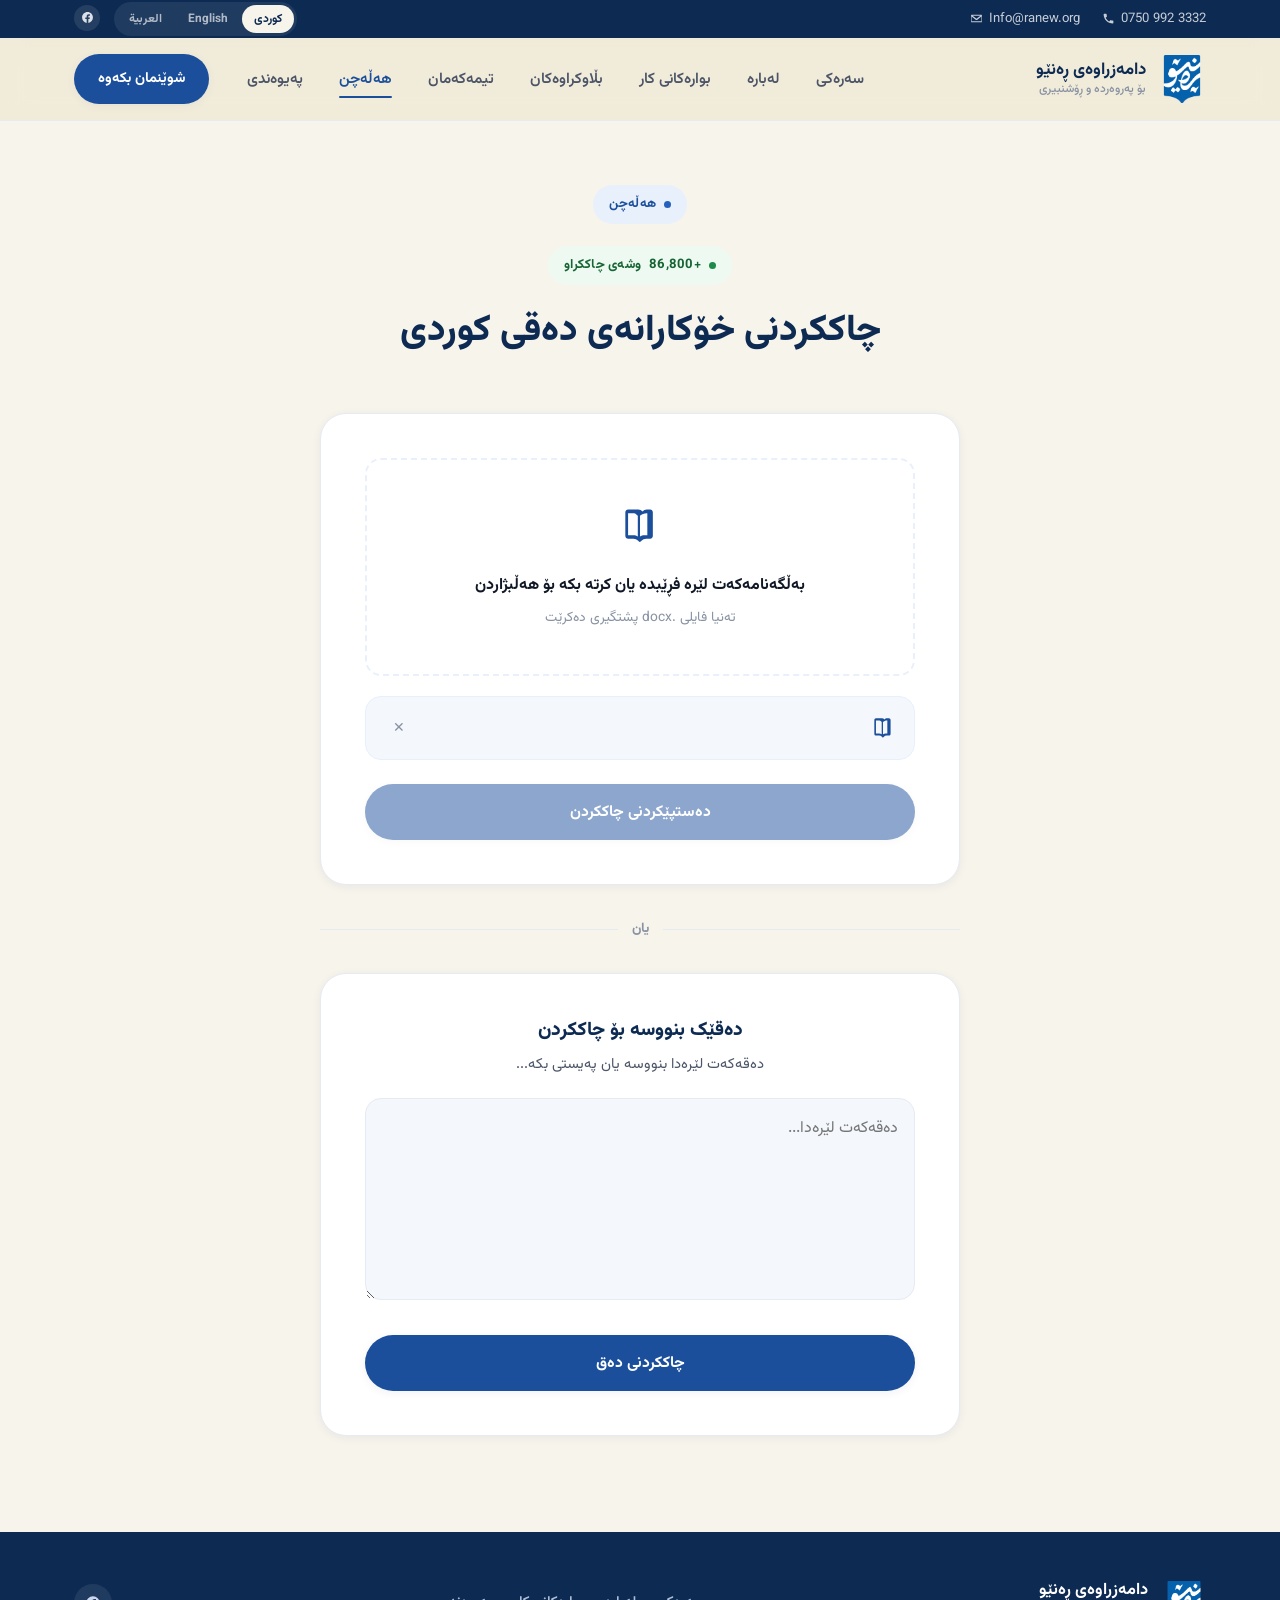
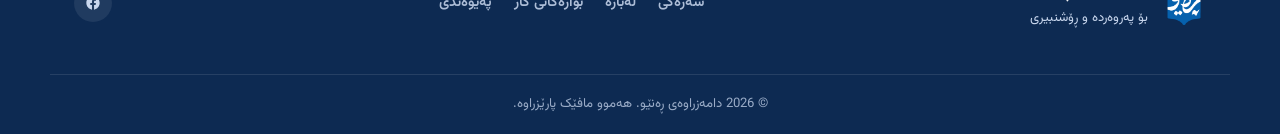
<file: helachin.html>
<!DOCTYPE html>
<html lang="ckb" dir="rtl">
<head>
<meta charset="UTF-8">
<meta name="viewport" content="width=device-width, initial-scale=1.0">
<title>هەڵەچن | دامەزراوەی ڕەنێو</title>
<meta name="description" content="بەڵگەنامەی وۆردت باربکە، هەڵەچن بە شێوەیەکی خۆکار هەڵە وشەییەکانی دەقی کوردی چاک دەکاتەوە.">

<!--
  Backend API base URL. Update this after deploying the FastAPI backend
  (see backend/render.yaml) — for example:
    <meta name="helachin-api-base" content="https://ranew-helachin-api.onrender.com">
  On localhost/127.0.0.1 the page automatically talks to a locally running
  backend on port 8001 instead, so this value only matters in production.
-->
<meta name="helachin-api-base" content="https://ranew-helachin-api.onrender.com">

<link rel="icon" type="image/png" href="assets/img/logos/ranew_logo_blue (white_in).png">
<link rel="preconnect" href="https://fonts.googleapis.com">
<link rel="preconnect" href="https://fonts.gstatic.com" crossorigin>
<link href="https://fonts.googleapis.com/css2?family=Vazirmatn:wght@400;500;600;700;800;900&display=swap" rel="stylesheet">
<link rel="stylesheet" href="assets/css/style.css">
</head>
<body data-page="helachin">

<!-- ===== Top bar ===== -->
<div class="topbar">
  <div class="container topbar__inner">
    <div class="topbar__contact">
      <a href="tel:+9647509923332" dir="ltr"><span class="icon icon-phone"></span>0750 992 3332</a>
      <a href="mailto:Info@ranew.org" dir="ltr"><span class="icon icon-mail"></span>Info@ranew.org</a>
    </div>
    <div class="topbar__right">
      <div class="lang-switch" id="langSwitch" role="group" aria-label="Language / زمان / اللغة">
        <button type="button" class="lang-switch__btn" data-lang="ckb">کوردی</button>
        <button type="button" class="lang-switch__btn" data-lang="en">English</button>
        <button type="button" class="lang-switch__btn" data-lang="ar">العربية</button>
      </div>
      <div class="topbar__social">
        <a href="https://www.facebook.com/Ranewfoundation" target="_blank" rel="noopener" data-i18n-attr="aria-label:aria.facebook">
          <span class="icon icon-facebook"></span>
        </a>
      </div>
    </div>
  </div>
</div>

<!-- ===== Header / Nav ===== -->
<header class="site-header" id="siteHeader">
  <div class="container header__inner">
    <a href="/" class="brand">
      <img src="assets/img/logos/ranew_logo_blue (white_in).png" data-i18n-attr="alt:brand.logoAlt" alt="لۆگۆی دامەزراوەی ڕەنێو" class="brand__logo">
      <span class="brand__text">
        <strong data-i18n="hero.title1">دامەزراوەی ڕەنێو</strong>
        <small data-i18n="hero.title2">بۆ پەروەردە و ڕۆشنبیری</small>
      </span>
    </a>

    <nav class="nav" id="mainNav">
      <a href="/#top" class="nav__link" data-i18n="nav.home">سەرەکی</a>
      <a href="/#about" class="nav__link" data-i18n="nav.about">لەبارە</a>
      <a href="/#programs" class="nav__link" data-i18n="nav.programs">بوارەکانی کار</a>
      <a href="/publications" class="nav__link" data-i18n="nav.publications">بڵاوکراوەکان</a>
      <a href="/team" class="nav__link" data-i18n="nav.team">تیمەکەمان</a>
      <a href="/helachin" class="nav__link active">هەڵەچن</a>
      <a href="/#contact" class="nav__link" data-i18n="nav.contact">پەیوەندی</a>
    </nav>

    <a href="https://www.facebook.com/Ranewfoundation" target="_blank" rel="noopener" class="btn btn--primary btn--nav" data-i18n="header.followBtn">شوێنمان بکەوە</a>

    <button class="nav-toggle" id="navToggle" data-i18n-attr="aria-label:aria.navToggle" aria-label="کردنەوەی لیستە" aria-expanded="false">
      <span></span><span></span><span></span>
    </button>
  </div>
</header>

<main>
  <section class="section">
    <div class="container">
      <div class="section__head reveal">
        <span class="eyebrow eyebrow--dark">هەڵەچن</span>
        <div class="helachin-stats">
          <span class="eyebrow eyebrow--green"><span dir="ltr">86,800+</span> وشەی چاککراو</span>
        </div>
        <h1 class="section__title">چاککردنی خۆکارانەی دەقی کوردی</h1>
      </div>

      <div class="helachin-card reveal">

        <!-- Idle / file-picker state -->
        <div class="helachin-drop" id="helachinDrop" tabindex="0" role="button" aria-label="بەڵگەنامەی وۆرد باربکە">
          <input type="file" id="helachinFileInput" class="helachin-drop__input" accept=".docx,application/vnd.openxmlformats-officedocument.wordprocessingml.document">
          <span class="helachin-drop__icon icon icon-book" aria-hidden="true"></span>
          <p class="helachin-drop__title">بەڵگەنامەکەت لێرە فڕێبدە یان کرتە بکە بۆ هەڵبژاردن</p>
          <p class="helachin-drop__hint">تەنیا فایلی .docx پشتگیری دەکرێت</p>
        </div>

        <!-- Selected file -->
        <div class="helachin-file" id="helachinFile" hidden>
          <span class="helachin-file__icon icon icon-book" aria-hidden="true"></span>
          <div class="helachin-file__info">
            <strong id="helachinFileName"></strong>
            <span id="helachinFileSize" dir="ltr"></span>
          </div>
          <button type="button" class="helachin-file__remove" id="helachinFileRemove" aria-label="لابردنی فایل">✕</button>
        </div>

        <button type="button" class="btn btn--primary helachin-start" id="helachinStart" disabled>دەستپێکردنی چاککردن</button>

        <!-- Progress -->
        <div class="helachin-progress" id="helachinProgress" hidden>
          <div class="helachin-progress__bar">
            <div class="helachin-progress__fill" id="helachinProgressFill"></div>
          </div>
          <p class="helachin-status" id="helachinStatus">بەڵگەنامەکە بار دەکرێت...</p>
        </div>

        <!-- Success -->
        <div class="helachin-result helachin-result--success" id="helachinSuccess" hidden>
          <span class="icon icon-culture" aria-hidden="true"></span>
          <p>بەڵگەنامەکەت بە سەرکەوتوویی چاککرا!</p>
          <div class="helachin-result__actions">
            <a href="#" class="btn btn--primary" id="helachinDownload" download>دابەزاندنی بەڵگەنامەی چاککراو</a>
            <button type="button" class="helachin-link-btn" id="helachinRetryAfterSuccess">چاککردنی بەڵگەنامەیەکی تر</button>
          </div>
        </div>

        <!-- Error -->
        <div class="helachin-result helachin-result--error" id="helachinError" hidden>
          <p id="helachinErrorMessage"></p>
          <button type="button" class="helachin-link-btn" id="helachinRetryAfterError">هەوڵدانەوە</button>
        </div>

      </div>

      <div class="helachin-divider"><span>یان</span></div>

      <div class="helachin-card reveal">
        <h2 class="helachin-text-title">دەقێک بنووسە بۆ چاککردن</h2>
        <p class="helachin-text-sub">دەقەکەت لێرەدا بنووسە یان پەیستی بکە...</p>

        <textarea id="helachinTextInput" class="helachin-textarea" rows="6" placeholder="دەقەکەت لێرەدا..."></textarea>

        <button type="button" class="btn btn--primary helachin-start" id="helachinTextSubmit">چاککردنی دەق</button>

        <p class="helachin-status" id="helachinTextStatus" hidden>دەقەکە چاک دەکرێتەوە...</p>

        <div class="helachin-text-result" id="helachinTextResult" hidden>
          <strong class="helachin-text-result__label">دەقی چاککراو</strong>
          <p class="helachin-text-result__hint">دەتوانیت دەقەکە یان وشە هاسانکراوەکانی لێرە دەستکاری بکەیت.</p>
          <div
            class="helachin-text-output"
            id="helachinTextOutput"
            contenteditable="true"
            spellcheck="false"
            role="textbox"
            aria-multiline="true"
            aria-label="دەقی چاککراو، دەستکاریکردن ڕێگەپێدراوە"
          ></div>
        </div>

        <div class="helachin-result helachin-result--error" id="helachinTextError" hidden>
          <p id="helachinTextErrorMessage"></p>
        </div>
      </div>

    </div>
  </section>
</main>

<!-- ===== Footer ===== -->
<footer class="footer">
  <div class="container footer__inner">
    <div class="footer__brand">
      <img src="assets/img/logos/ranew_logo_blue (white_in).png" data-i18n-attr="alt:brand.logoAlt" alt="لۆگۆی دامەزراوەی ڕەنێو">
      <div>
        <strong data-i18n="hero.title1">دامەزراوەی ڕەنێو</strong>
        <p data-i18n="footer.tagline">بۆ پەروەردە و ڕۆشنبیری</p>
      </div>
    </div>

    <nav class="footer__links">
      <a href="/#top" data-i18n="nav.home">سەرەکی</a>
      <a href="/#about" data-i18n="nav.about">لەبارە</a>
      <a href="/#programs" data-i18n="nav.programs">بوارەکانی کار</a>
      <a href="/#contact" data-i18n="nav.contact">پەیوەندی</a>
    </nav>

    <div class="footer__social">
      <a href="https://www.facebook.com/Ranewfoundation" target="_blank" rel="noopener" data-i18n-attr="aria-label:aria.facebook"><span class="icon icon-facebook"></span></a>
    </div>
  </div>
  <div class="footer__bottom">
    <div class="container">
      <p>© <span id="year"></span> <span data-i18n="footer.copyright">دامەزراوەی ڕەنێو. هەموو مافێک پارێزراوە.</span></p>
    </div>
  </div>
</footer>

<button id="backToTop" class="back-to-top" data-i18n-attr="aria-label:aria.backToTop" aria-label="گەڕانەوە بۆ سەرەوە">
  <span class="icon icon-up"></span>
</button>

<script src="assets/js/script.js"></script>
<script src="assets/js/i18n.js"></script>
<script src="assets/js/helachin.js?v=d1dd933c"></script>
</body>
</html>
</file>
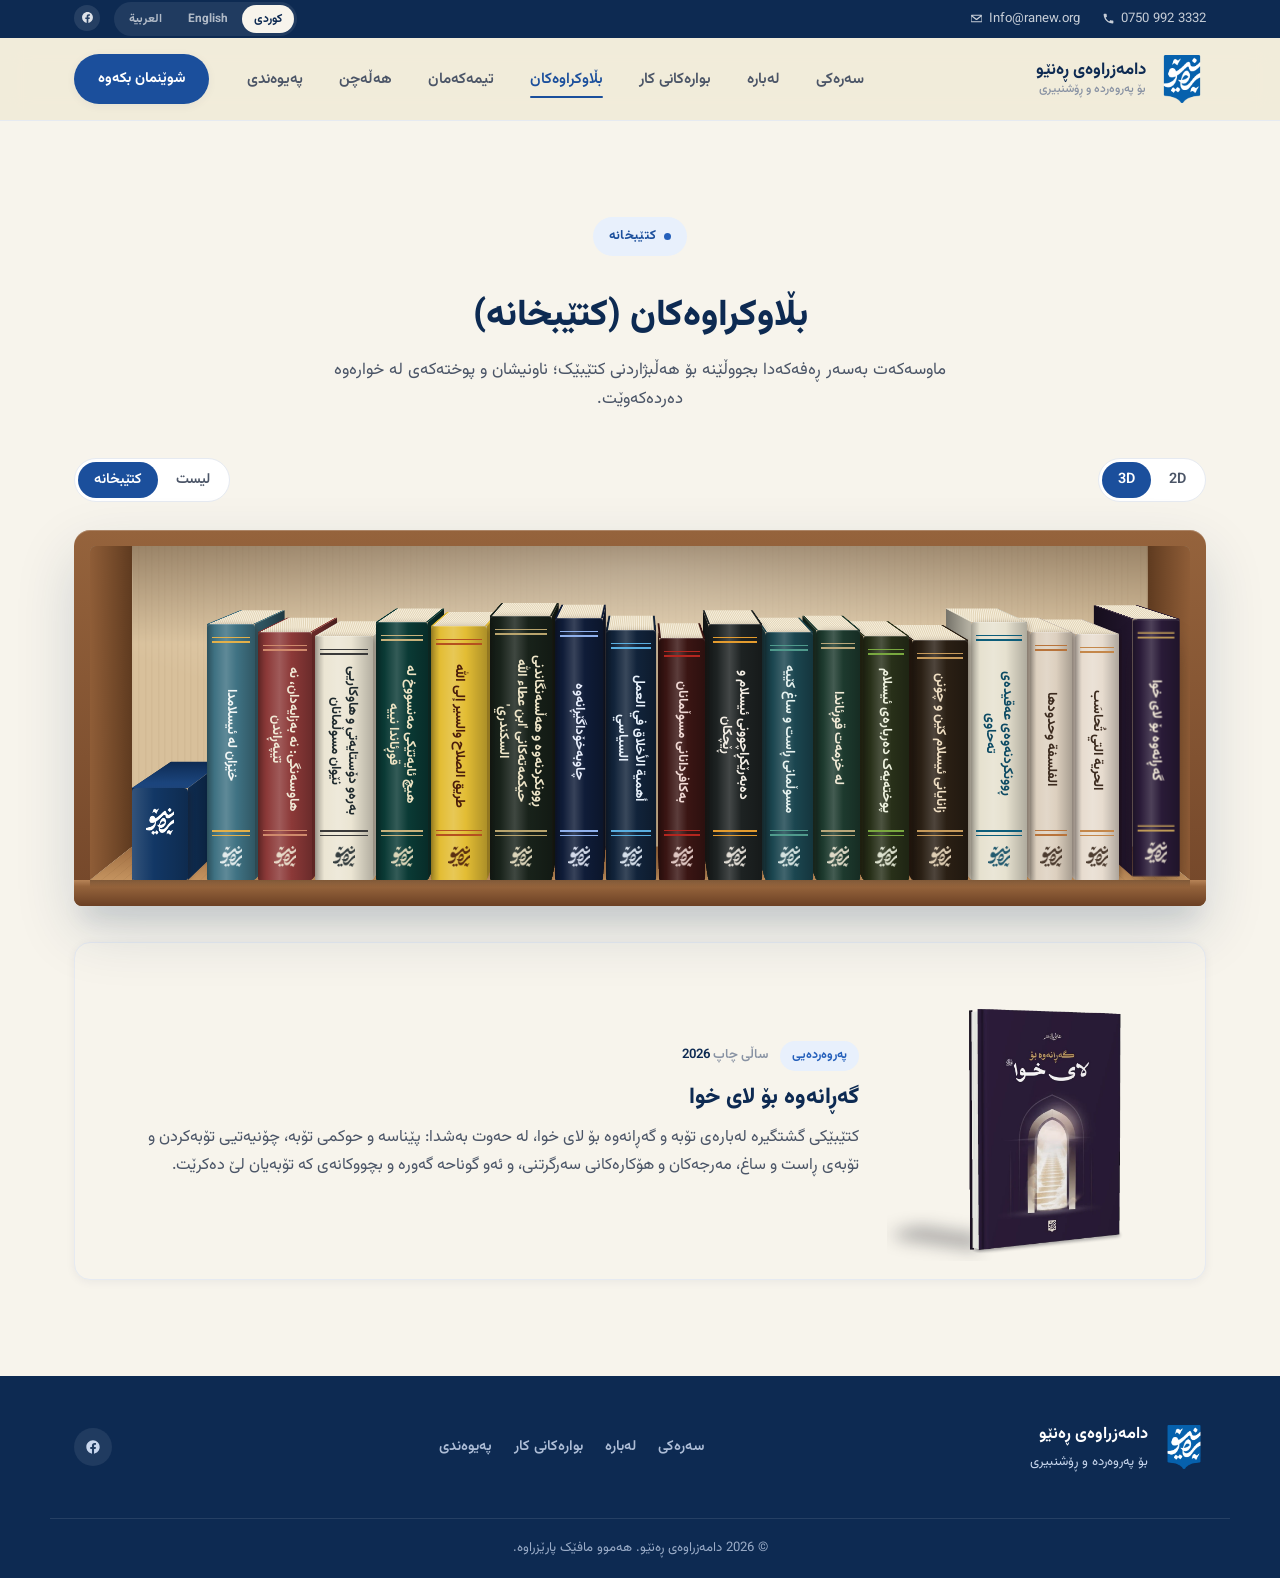
<file: library.html>
<!DOCTYPE html>
<html lang="ckb" dir="rtl">
<head>
<meta charset="UTF-8">
<meta name="viewport" content="width=device-width, initial-scale=1.0">
<title>بڵاوکراوەکان (کتێبخانە) | دامەزراوەی ڕەنێو</title>
<meta name="description" content="کتێبخانەی بڵاوکراوەکانی دامەزراوەی ڕەنێو؛ کتێبێک لە ڕەفەکە هەڵبژێرە.">
<link rel="icon" type="image/png" href="assets/img/logos/ranew_logo_blue (white_in).png">
<link rel="preconnect" href="https://fonts.googleapis.com">
<link rel="preconnect" href="https://fonts.gstatic.com" crossorigin>
<link href="https://fonts.googleapis.com/css2?family=Vazirmatn:wght@400;500;600;700;800;900&display=swap" rel="stylesheet">
<link rel="stylesheet" href="assets/css/style.css">
</head>
<body data-page="library">

<!-- ===== Top bar ===== -->
<div class="topbar">
  <div class="container topbar__inner">
    <div class="topbar__contact">
      <a href="tel:+9647509923332" dir="ltr"><span class="icon icon-phone"></span>0750 992 3332</a>
      <a href="mailto:Info@ranew.org" dir="ltr"><span class="icon icon-mail"></span>Info@ranew.org</a>
    </div>
    <div class="topbar__right">
      <div class="lang-switch" id="langSwitch" role="group" aria-label="Language / زمان / اللغة">
        <button type="button" class="lang-switch__btn" data-lang="ckb">کوردی</button>
        <button type="button" class="lang-switch__btn" data-lang="en">English</button>
        <button type="button" class="lang-switch__btn" data-lang="ar">العربية</button>
      </div>
      <div class="topbar__social">
        <a href="https://www.facebook.com/Ranewfoundation" target="_blank" rel="noopener" data-i18n-attr="aria-label:aria.facebook">
          <span class="icon icon-facebook"></span>
        </a>
      </div>
    </div>
  </div>
</div>

<!-- ===== Header / Nav ===== -->
<header class="site-header" id="siteHeader">
  <div class="container header__inner">
    <a href="/" class="brand">
      <img src="assets/img/logos/ranew_logo_blue (white_in).png" data-i18n-attr="alt:brand.logoAlt" alt="لۆگۆی دامەزراوەی ڕەنێو" class="brand__logo">
      <span class="brand__text">
        <strong data-i18n="hero.title1">دامەزراوەی ڕەنێو</strong>
        <small data-i18n="hero.title2">بۆ پەروەردە و ڕۆشنبیری</small>
      </span>
    </a>

    <nav class="nav" id="mainNav">
      <a href="/#top" class="nav__link" data-i18n="nav.home">سەرەکی</a>
      <a href="/#about" class="nav__link" data-i18n="nav.about">لەبارە</a>
      <a href="/#programs" class="nav__link" data-i18n="nav.programs">بوارەکانی کار</a>
      <a href="/publications" class="nav__link active" data-i18n="nav.publications">بڵاوکراوەکان</a>
      <a href="/team" class="nav__link" data-i18n="nav.team">تیمەکەمان</a>
      <a href="/helachin" class="nav__link">هەڵەچن</a>
      <a href="/#contact" class="nav__link" data-i18n="nav.contact">پەیوەندی</a>
    </nav>

    <a href="https://www.facebook.com/Ranewfoundation" target="_blank" rel="noopener" class="btn btn--primary btn--nav" data-i18n="header.followBtn">شوێنمان بکەوە</a>

    <button class="nav-toggle" id="navToggle" data-i18n-attr="aria-label:aria.navToggle" aria-label="کردنەوەی لیستە" aria-expanded="false">
      <span></span><span></span><span></span>
    </button>
  </div>
</header>

<main>
  <section class="section">
    <div class="container">
      <div class="section__head reveal">
        <span class="eyebrow eyebrow--dark" data-i18n="publications.view.shelf">کتێبخانە</span>
        <h1 class="section__title" data-i18n="library.title">بڵاوکراوەکان (کتێبخانە)</h1>
        <p class="section__sub" data-i18n="library.sub">ماوسەکەت بەسەر ڕەفەکەدا بجووڵێنە بۆ هەڵبژاردنی کتێبێک؛ ناونیشان و پوختەکەی لە خوارەوە دەردەکەوێت.</p>
      </div>

      <div class="book-toolbar reveal">
        <div class="view-switch view-switch--depth" role="group" data-i18n-attr="aria-label:library.depth.label" aria-label="شێوەی ڕەفەکە">
          <button type="button" class="view-switch__btn" data-shelf-view="2d" aria-pressed="false">2D</button>
          <button type="button" class="view-switch__btn is-active" data-shelf-view="3d" aria-pressed="true">3D</button>
        </div>
        <nav class="view-switch" data-i18n-attr="aria-label:publications.view.label" aria-label="شێوازی پیشاندان">
          <a href="/publications" class="view-switch__btn" data-i18n="publications.view.list">لیست</a>
          <a href="/library" class="view-switch__btn is-active" aria-current="page" data-i18n="publications.view.shelf">کتێبخانە</a>
        </nav>
      </div>

      <div class="bookcase bookcase--3d reveal">
        <div class="bookcase__back">
          <ul class="shelf" id="shelf" data-i18n-attr="aria-label:library.shelfLabel" aria-label="ڕەفی کتێبەکان">
            <li class="bookcase__room" aria-hidden="true"><span class="room__back"></span><span class="room__floor"></span><span class="room__side room__side--l"></span><span class="room__side room__side--r"></span></li>
            <li><button type="button" class="spine is-selected" data-book="10" aria-pressed="true" aria-describedby="book-10-desc" tabindex="0" style="--i:0; --w:46px; --h:252px; --spine:#2a1b38; --ink:#f3ead8; --accent:#c9a35a">
              <span class="spine__title"><span data-i18n="publications.p10.title">گەڕانەوە بۆ لای خوا</span></span><span class="spine__logo" aria-hidden="true"></span>
              <span class="spine__face spine__top"></span><span class="spine__face spine__side spine__side--l"></span><span class="spine__face spine__side spine__side--r"></span>
            </button></li>
            <li><button type="button" class="spine" data-book="19" aria-pressed="false" aria-describedby="book-19-desc" tabindex="-1" style="--i:1; --w:44px; --h:246px; --spine:#e7dccf; --ink:#3b2a1e; --accent:#c4874a">
              <span class="spine__title"><span data-i18n="publications.p19.title">الحرية التي تُحاسَب</span></span><span class="spine__logo" aria-hidden="true"></span>
              <span class="spine__face spine__top"></span><span class="spine__face spine__side spine__side--l"></span><span class="spine__face spine__side spine__side--r"></span>
            </button></li>
            <li><button type="button" class="spine" data-book="18" aria-pressed="false" aria-describedby="book-18-desc" tabindex="-1" style="--i:2; --w:42px; --h:248px; --spine:#ddd0bf; --ink:#3b2a1e; --accent:#b8733a">
              <span class="spine__title"><span data-i18n="publications.p18.title">الفلسفة وحدودها</span></span><span class="spine__logo" aria-hidden="true"></span>
              <span class="spine__face spine__top"></span><span class="spine__face spine__side spine__side--l"></span><span class="spine__face spine__side spine__side--r"></span>
            </button></li>
            <li><button type="button" class="spine" data-book="16" aria-pressed="false" aria-describedby="book-16-desc" tabindex="-1" style="--i:3; --w:56px; --h:258px; --spine:#e6e1cf; --ink:#0c4a63; --accent:#0c5d7a">
              <span class="spine__title"><span data-i18n="publications.p16.title">ڕوونکردنەوەی عەقیدەی تەحاوی</span></span><span class="spine__logo" aria-hidden="true"></span>
              <span class="spine__face spine__top"></span><span class="spine__face spine__side spine__side--l"></span><span class="spine__face spine__side spine__side--r"></span>
            </button></li>
            <li><button type="button" class="spine" data-book="15" aria-pressed="false" aria-describedby="book-15-desc" tabindex="-1" style="--i:4; --w:56px; --h:240px; --spine:#2a1f14; --ink:#f0dfc3; --accent:#c79a5a">
              <span class="spine__title"><span data-i18n="publications.p15.title">زانایانی ئیسلام کێن و چۆنن</span></span><span class="spine__logo" aria-hidden="true"></span>
              <span class="spine__face spine__top"></span><span class="spine__face spine__side spine__side--l"></span><span class="spine__face spine__side spine__side--r"></span>
            </button></li>
            <li><button type="button" class="spine" data-book="14" aria-pressed="false" aria-describedby="book-14-desc" tabindex="-1" style="--i:5; --w:46px; --h:244px; --spine:#283019; --ink:#eef2df; --accent:#79a83f">
              <span class="spine__title"><span data-i18n="publications.p14.title">پوختەیەک دەربارەی ئیسلام</span></span><span class="spine__logo" aria-hidden="true"></span>
              <span class="spine__face spine__top"></span><span class="spine__face spine__side spine__side--l"></span><span class="spine__face spine__side spine__side--r"></span>
            </button></li>
            <li><button type="button" class="spine" data-book="13" aria-pressed="false" aria-describedby="book-13-desc" tabindex="-1" style="--i:6; --w:44px; --h:250px; --spine:#1d3a2e; --ink:#f1ead6; --accent:#b9a77a">
              <span class="spine__title"><span data-i18n="publications.p13.title">لە خزمەت قوڕئاندا</span></span><span class="spine__logo" aria-hidden="true"></span>
              <span class="spine__face spine__top"></span><span class="spine__face spine__side spine__side--l"></span><span class="spine__face spine__side spine__side--r"></span>
            </button></li>
            <li><button type="button" class="spine" data-book="12" aria-pressed="false" aria-describedby="book-12-desc" tabindex="-1" style="--i:7; --w:48px; --h:248px; --spine:#1b4650; --ink:#e6f2ef; --accent:#4f9a8c">
              <span class="spine__title"><span data-i18n="publications.p12.title">مسوڵمانی ڕاست و ساغ کێیە</span></span><span class="spine__logo" aria-hidden="true"></span>
              <span class="spine__face spine__top"></span><span class="spine__face spine__side spine__side--l"></span><span class="spine__face spine__side spine__side--r"></span>
            </button></li>
            <li><button type="button" class="spine" data-book="11" aria-pressed="false" aria-describedby="book-11-desc" tabindex="-1" style="--i:8; --w:54px; --h:256px; --spine:#1d2222; --ink:#f5efe6; --accent:#e39b2e">
              <span class="spine__title"><span data-i18n="publications.p11.title">دەبەرێکڕاچوونی ئیسلام و ڕێچکان</span></span><span class="spine__logo" aria-hidden="true"></span>
              <span class="spine__face spine__top"></span><span class="spine__face spine__side spine__side--l"></span><span class="spine__face spine__side spine__side--r"></span>
            </button></li>
            <li><button type="button" class="spine" data-book="9" aria-pressed="false" aria-describedby="book-9-desc" tabindex="-1" style="--i:9; --w:46px; --h:242px; --spine:#3a1513; --ink:#f0d9d4; --accent:#b3261f">
              <span class="spine__title"><span data-i18n="publications.p9.title">بەکافردانانی مسوڵمانان</span></span><span class="spine__logo" aria-hidden="true"></span>
              <span class="spine__face spine__top"></span><span class="spine__face spine__side spine__side--l"></span><span class="spine__face spine__side spine__side--r"></span>
            </button></li>
            <li><button type="button" class="spine" data-book="8" aria-pressed="false" aria-describedby="book-8-desc" tabindex="-1" style="--i:10; --w:50px; --h:250px; --spine:#11233a; --ink:#e8f1fb; --accent:#59aee0">
              <span class="spine__title"><span data-i18n="publications.p8.title">أهمية الأخلاق في العمل السياسي</span></span><span class="spine__logo" aria-hidden="true"></span>
              <span class="spine__face spine__top"></span><span class="spine__face spine__side spine__side--l"></span><span class="spine__face spine__side spine__side--r"></span>
            </button></li>
            <li><button type="button" class="spine" data-book="7" aria-pressed="false" aria-describedby="book-7-desc" tabindex="-1" style="--i:11; --w:48px; --h:262px; --spine:#0f1c38; --ink:#e8eefc; --accent:#8fb0ec">
              <span class="spine__title"><span data-i18n="publications.p7.title">چاوبەخۆداگێڕانەوە</span></span><span class="spine__logo" aria-hidden="true"></span>
              <span class="spine__face spine__top"></span><span class="spine__face spine__side spine__side--l"></span><span class="spine__face spine__side spine__side--r"></span>
            </button></li>
            <li><button type="button" class="spine" data-book="6" aria-pressed="false" aria-describedby="book-6-desc" tabindex="-1" style="--i:12; --w:62px; --h:264px; --spine:#18221a; --ink:#efe6c9; --accent:#b9a46d">
              <span class="spine__title"><span data-i18n="publications.p6.title">ڕوونکردنەوە و هەڵسەنگاندنی حیکمەتەکانی 'ابن عطاء الله السكندري'</span></span><span class="spine__logo" aria-hidden="true"></span>
              <span class="spine__face spine__top"></span><span class="spine__face spine__side spine__side--l"></span><span class="spine__face spine__side spine__side--r"></span>
            </button></li>
            <li><button type="button" class="spine" data-book="5" aria-pressed="false" aria-describedby="book-5-desc" tabindex="-1" style="--i:13; --w:56px; --h:254px; --spine:#e3bd34; --ink:#4a1d0b; --accent:#b4501f">
              <span class="spine__title"><span data-i18n="publications.p5.title">طريق الصلاح والسير إلى الله</span></span><span class="spine__logo" aria-hidden="true"></span>
              <span class="spine__face spine__top"></span><span class="spine__face spine__side spine__side--l"></span><span class="spine__face spine__side spine__side--r"></span>
            </button></li>
            <li><button type="button" class="spine" data-book="4" aria-pressed="false" aria-describedby="book-4-desc" tabindex="-1" style="--i:14; --w:52px; --h:258px; --spine:#0a3a35; --ink:#efe4c4; --accent:#c8b27c">
              <span class="spine__title"><span data-i18n="publications.p4.title">هیچ ئایەتێکی مەنسووخ لە قوڕئاندا نییە</span></span><span class="spine__logo" aria-hidden="true"></span>
              <span class="spine__face spine__top"></span><span class="spine__face spine__side spine__side--l"></span><span class="spine__face spine__side spine__side--r"></span>
            </button></li>
            <li><button type="button" class="spine" data-book="3" aria-pressed="false" aria-describedby="book-3-desc" tabindex="-1" style="--i:15; --w:58px; --h:244px; --spine:#ebe5d3; --ink:#1f2a2e; --accent:#3a3a3a">
              <span class="spine__title"><span data-i18n="publications.p3.title">بەرەو دۆستایەتی و هاوکاریی نێوان مسوڵمانان</span></span><span class="spine__logo" aria-hidden="true"></span>
              <span class="spine__face spine__top"></span><span class="spine__face spine__side spine__side--l"></span><span class="spine__face spine__side spine__side--r"></span>
            </button></li>
            <li><button type="button" class="spine" data-book="2" aria-pressed="false" aria-describedby="book-2-desc" tabindex="-1" style="--i:16; --w:54px; --h:248px; --spine:#8c3938; --ink:#f0e9d6; --accent:#d08a6c">
              <span class="spine__title"><span data-i18n="publications.p2.title">هاوسەنگی: نە بەزایەدان، نە تێپەڕاندن</span></span><span class="spine__logo" aria-hidden="true"></span>
              <span class="spine__face spine__top"></span><span class="spine__face spine__side spine__side--l"></span><span class="spine__face spine__side spine__side--r"></span>
            </button></li>
            <li><button type="button" class="spine" data-book="1" aria-pressed="false" aria-describedby="book-1-desc" tabindex="-1" style="--i:17; --w:48px; --h:256px; --spine:#3f7283; --ink:#f3f7f6; --accent:#e2b04a">
              <span class="spine__title"><span data-i18n="publications.p1.title">خێزان لە ئیسلامدا</span></span><span class="spine__logo" aria-hidden="true"></span>
              <span class="spine__face spine__top"></span><span class="spine__face spine__side spine__side--l"></span><span class="spine__face spine__side spine__side--r"></span>
            </button></li>
            <li class="bookend" aria-hidden="true"><span class="spine__face spine__top"></span><span class="spine__face spine__side spine__side--l"></span><span class="spine__face spine__side spine__side--r"></span></li>
          </ul>
        </div>
        <div class="bookcase__board"></div>
      </div>

      <div class="stand reveal" id="bookStand">
        <article class="stand__book is-active" data-book="10">
          <div class="stand__cover"><img src="assets/img/books/3ds/10.webp" alt="" loading="lazy"></div>
          <div class="stand__body">
            <div class="book-row__meta">
              <span class="book-card__category" data-i18n="publications.p10.category">پەروەردەیی</span>
              <span class="book-row__year"><span data-i18n="publications.year">ساڵی چاپ</span> <bdi>2026</bdi></span>
            </div>
            <h2 data-i18n="publications.p10.title">گەڕانەوە بۆ لای خوا</h2>
            <p id="book-10-desc" data-i18n="publications.p10.desc">کتێبێکی گشتگیرە لەبارەی تۆبە و گەڕانەوە بۆ لای خوا، لە حەوت بەشدا: پێناسە و حوکمی تۆبە، چۆنیەتیی تۆبەکردن و تۆبەی ڕاست و ساغ، مەرجەکان و هۆکارەکانی سەرگرتنی، و ئەو گوناحە گەورە و بچووکانەی کە تۆبەیان لێ دەکرێت.</p>
          </div>
        </article>
        <article class="stand__book" data-book="19">
          <div class="stand__cover"><img src="assets/img/books/3ds/19.webp" alt="" loading="lazy"></div>
          <div class="stand__body">
            <div class="book-row__meta">
              <span class="book-card__category" data-i18n="publications.p19.category">فیکری</span>
              <span class="book-row__year"><span data-i18n="publications.year">ساڵی چاپ</span> <bdi>2026</bdi></span>
            </div>
            <h2 data-i18n="publications.p19.title">الحرية التي تُحاسَب</h2>
            <p id="book-19-desc" data-i18n="publications.p19.desc">کتێبێکە لەبارەی ئیرادەی ئازاد و بەرپرسیارێتیی ئاکاری؛ بەدوای ئەوەدا دەچێت کە پرسیاری ئیرادەی ئازاد چۆن بە درێژایی مێژوو گۆڕاوە، و ئەو پرسیارە جیاوازانە لێک جیا دەکاتەوە کە لە پشت وشەی «ئازادی»یەوە شاراونەتەوە، تا دەربخات حوکمی لێپرسینەوە لەسەر چ بناغەیەک دادەمەزرێت.</p>
          </div>
        </article>
        <article class="stand__book" data-book="18">
          <div class="stand__cover"><img src="assets/img/books/3ds/18.webp" alt="" loading="lazy"></div>
          <div class="stand__body">
            <div class="book-row__meta">
              <span class="book-card__category" data-i18n="publications.p18.category">فیکری</span>
              <span class="book-row__year"><span data-i18n="publications.year">ساڵی چاپ</span> <bdi>2026</bdi></span>
            </div>
            <h2 data-i18n="publications.p18.title">الفلسفة وحدودها</h2>
            <p id="book-18-desc" data-i18n="publications.p18.desc">توێژینەوەیەکی فەلسەفیی بەراوردکارییە لە سنوورەکانی دامەزراندندا: ئەو پڕۆژە فەلسەفییانە تاقی دەکاتەوە کە عەقڵ، ئەزموون، هۆشیاری، زمان یان مێژوویان کردووەتە سەرچاوەی کۆتایی مانا و پێوەر، و بە چوارچێوەیەکی قوڕئانییان بەراورد دەکات کە لە ڕاستییەکی پێش مرۆڤەوە دەست پێ دەکات.</p>
          </div>
        </article>
        <article class="stand__book" data-book="16">
          <div class="stand__cover"><img src="assets/img/books/3ds/16.webp" alt="" loading="lazy"></div>
          <div class="stand__body">
            <div class="book-row__meta">
              <span class="book-card__category" data-i18n="publications.p16.category">بیروباوەڕ</span>
              <span class="book-row__year"><span data-i18n="publications.year">ساڵی چاپ</span> <bdi>2026</bdi></span>
            </div>
            <h2 data-i18n="publications.p16.title">ڕوونکردنەوەی عەقیدەی تەحاوی</h2>
            <p id="book-16-desc" data-i18n="publications.p16.desc">ڕوونکردنەوەی مەتنی بەناوبانگی «عەقیدەی تەحاوی»یە، کە لە بنەڕەتدا ساڵی ١٩٩٣ لە بیست و دوو (٢٢) دەرسدا گوتراوەتەوە؛ نووسەر تێیدا جەخت لەوە دەکاتەوە کە ئیمان و عەقیدە بناغەی دینداری و مسوڵمانێتییە.</p>
          </div>
        </article>
        <article class="stand__book" data-book="15">
          <div class="stand__cover"><img src="assets/img/books/3ds/15.webp" alt="" loading="lazy"></div>
          <div class="stand__body">
            <div class="book-row__meta">
              <span class="book-card__category" data-i18n="publications.p15.category">پەروەردەیی</span>
              <span class="book-row__year"><span data-i18n="publications.year">ساڵی چاپ</span> <bdi>2026</bdi></span>
            </div>
            <h2 data-i18n="publications.p15.title">زانایانی ئیسلام کێن و چۆنن</h2>
            <p id="book-15-desc" data-i18n="publications.p15.desc">لە بنەڕەتدا وتارێکی هەینییە کە ساڵی ١٩٩٩ لە مزگەوتی جیهاد لە سلێمانی دراوە و دواتر فراوان کراوە: پێناسەی زانایانی ئیسلام، پلە و پایەیان لە قوڕئان و سوننەتدا، سیفەت و ئاکارەکانیان، مافیان بەسەر ئوممەتەوە و ئەرکیان بەرانبەر بە ئیسلام و مسوڵمانان، لەگەڵ چەند ئامۆژگارییەک بۆ گەنج و قوتابیان.</p>
          </div>
        </article>
        <article class="stand__book" data-book="14">
          <div class="stand__cover"><img src="assets/img/books/3ds/14.webp" alt="" loading="lazy"></div>
          <div class="stand__body">
            <div class="book-row__meta">
              <span class="book-card__category" data-i18n="publications.p14.category">ڕۆشنبیری</span>
              <span class="book-row__year"><span data-i18n="publications.year">ساڵی چاپ</span> <bdi>2026</bdi></span>
            </div>
            <h2 data-i18n="publications.p14.title">پوختەیەک دەربارەی ئیسلام</h2>
            <p id="book-14-desc" data-i18n="publications.p14.desc">پوختەیەکی کورت و ڕوونە دەربارەی ئیسلام؛ ڕوونی دەکاتەوە کە مرۆڤ وەک هەموو بوونەوەرێکی دیکە پێویستی بە ڕێنمایی پەروەردگارەکەیەتی، و ئیسلام ئەو ڕێنمایی و بەرنامەیەیە کە خوا بۆ ژیانی مرۆڤی داناوە.</p>
          </div>
        </article>
        <article class="stand__book" data-book="13">
          <div class="stand__cover"><img src="assets/img/books/3ds/13.webp" alt="" loading="lazy"></div>
          <div class="stand__body">
            <div class="book-row__meta">
              <span class="book-card__category" data-i18n="publications.p13.category">پەروەردەیی</span>
              <span class="book-row__year"><span data-i18n="publications.year">ساڵی چاپ</span> <bdi>2026</bdi></span>
            </div>
            <h2 data-i18n="publications.p13.title">لە خزمەت قوڕئاندا</h2>
            <p id="book-13-desc" data-i18n="publications.p13.desc">پێناسەیەکی قوڕئانە، دوایین فەرمایشتی خوا بۆ مرۆڤ و جن، و لە پێنج خاڵی سەرەکیدا ئەو ئەرکانە ڕوون دەکاتەوە کە لە بەرانبەر قوڕئاندا لەسەر شانی ئێمەیە.</p>
          </div>
        </article>
        <article class="stand__book" data-book="12">
          <div class="stand__cover"><img src="assets/img/books/3ds/12.webp" alt="" loading="lazy"></div>
          <div class="stand__body">
            <div class="book-row__meta">
              <span class="book-card__category" data-i18n="publications.p12.category">پەروەردەیی</span>
              <span class="book-row__year"><span data-i18n="publications.year">ساڵی چاپ</span> <bdi>2026</bdi></span>
            </div>
            <h2 data-i18n="publications.p12.title">مسوڵمانی ڕاست و ساغ کێیە</h2>
            <p id="book-12-desc" data-i18n="publications.p12.desc">نووسەر لەم کتێبەدا سەرنج دەداتە واقیعی دینداریی مسوڵمانانی ئەمڕۆ و ئەو کەموکووڕییانەی ڕووی تێکردووە، و لەبەر ڕۆشنایی قوڕئان و سوننەتدا سیما و نیشانەکانی مسوڵمانی ڕاست و ساغ دەخاتە ڕوو.</p>
          </div>
        </article>
        <article class="stand__book" data-book="11">
          <div class="stand__cover"><img src="assets/img/books/3ds/11.webp" alt="" loading="lazy"></div>
          <div class="stand__body">
            <div class="book-row__meta">
              <span class="book-card__category" data-i18n="publications.p11.category">فیکری</span>
              <span class="book-row__year"><span data-i18n="publications.year">ساڵی چاپ</span> <bdi>2026</bdi></span>
            </div>
            <h2 data-i18n="publications.p11.title">دەبەرێکڕاچوونی ئیسلام و ڕێچکان</h2>
            <p id="book-11-desc" data-i18n="publications.p11.desc">زنجیرەیەک وتووێژە کە زۆربەیان لە ڕووداوی ڕاستەقینەوە وەرگیراون، تێیدا ئیسلام ڕووبەڕووی ئەو بیردۆزە و ڕێچکە دەستکردانە دەبێتەوە کە لە کۆمەڵگەدا بڵاو بوونەتەوە، و بە پەراوێز و پاشکۆ و فەرهەنگۆکێک تەواو کراوە.</p>
          </div>
        </article>
        <article class="stand__book" data-book="9">
          <div class="stand__cover"><img src="assets/img/books/3ds/9.webp" alt="" loading="lazy"></div>
          <div class="stand__body">
            <div class="book-row__meta">
              <span class="book-card__category" data-i18n="publications.p9.category">بیروباوەڕ</span>
              <span class="book-row__year"><span data-i18n="publications.year">ساڵی چاپ</span> <bdi>2026</bdi></span>
            </div>
            <h2 data-i18n="publications.p9.title">بەکافردانانی مسوڵمانان</h2>
            <p id="book-9-desc" data-i18n="publications.p9.desc">ئەم کتێبە کۆی سێ وتارە کە ساڵی ٢٠٢٥ بۆ کۆمەڵێک مامۆستای مزگەوت گوتراونەتەوە. لە هەشت تەوەردا باسی بەکافردانان (تەکفیر) دەکات، لە پێناسەکەیەوە دەست پێ دەکات و جەخت لەوە دەکاتەوە کە بناغە لە مسوڵماناندا ئیمان و ئیسلامە.</p>
          </div>
        </article>
        <article class="stand__book" data-book="8">
          <div class="stand__cover"><img src="assets/img/books/3ds/8.webp" alt="" loading="lazy"></div>
          <div class="stand__body">
            <div class="book-row__meta">
              <span class="book-card__category" data-i18n="publications.p8.category">فیکری</span>
              <span class="book-row__year"><span data-i18n="publications.year">ساڵی چاپ</span> <bdi>2026</bdi></span>
            </div>
            <h2 data-i18n="publications.p8.title">أهمية الأخلاق في العمل السياسي</h2>
            <p id="book-8-desc" data-i18n="publications.p8.desc">ئەم کتێبە باس لە قەیرانی ئاکار و ڕەوشت دەکات لە بواری سیاسەت و حوکمڕانیدا، و ڕوونی دەکاتەوە کە پابەندبوون بە ئاکاری بەرز و بەها باڵاکان لە کاری سیاسیدا تەنها بە ئیمان و عەقیدەی ساغ و خواپەرستیی پاک و ڕەوشتی جوان دەستەبەر دەبێت، کە سەرچاوەکەیان وەحییە: قوڕئان و سوننەتی پێغەمبەر ﷺ.</p>
          </div>
        </article>
        <article class="stand__book" data-book="7">
          <div class="stand__cover"><img src="assets/img/books/3ds/7.png" alt="" loading="lazy"></div>
          <div class="stand__body">
            <div class="book-row__meta">
              <span class="book-card__category" data-i18n="publications.p7.category">پەروەردەیی</span>
              <span class="book-row__year"><span data-i18n="publications.year">ساڵی چاپ</span> <bdi>2025</bdi></span>
            </div>
            <h2 data-i18n="publications.p7.title">چاوبەخۆداگێڕانەوە</h2>
            <p id="book-7-desc" data-i18n="publications.p7.desc">ئەم کتێبە وەک لە ناونیشانەکەشیەوە دیارە چاو بەخۆداگێڕانەوەیەکی گشتگیر و هەمەلایەنەیە بۆ کۆی بوار و لایەنەکانی دینداریی مسوڵمانانمان. هەوڵم داوە لە سەرجەم بوارەکانی تێڕوانین و بوونناسی و ئیمان و عەقیدە و خواپەرستی و تەزکییە و تەقوا و ڕەوشت و ئاکار و کاروباری کەسێتی و کۆمەڵایەتی و سیاسیدا، نوختە بخەمە سەر پیت و بە شێوەیەکی بەڵگەیی هاوسەنگانەی دوور لە کورتھێنان و تێپەڕاندن، نەخشەڕێ و هێڵە گشتییەکانی موسڵمانێتییەکی ڕاست و ساغ بخەمە ڕوو.</p>
          </div>
        </article>
        <article class="stand__book" data-book="6">
          <div class="stand__cover"><img src="assets/img/books/3ds/6.png" alt="" loading="lazy"></div>
          <div class="stand__body">
            <div class="book-row__meta">
              <span class="book-card__category" data-i18n="publications.p6.category">پەروەردەیی</span>
              <span class="book-row__year"><span data-i18n="publications.year">ساڵی چاپ</span> <bdi>2025</bdi></span>
            </div>
            <h2 data-i18n="publications.p6.title">ڕوونکردنەوە و هەڵسەنگاندنی حیکمەتەکانی 'ابن عطاء الله السكندري'</h2>
            <p id="book-6-desc" data-i18n="publications.p6.desc">ڕوونکردنەوە و هەڵسەنگاندنێکی پشوودرێژانەیە بۆ حیکمەتەکانی ئەحمەد کوڕی عەتائوڵڵای سەکنندەری. لە بنەڕەتدا سی و سێ (٣٣) دەرس بوون و لە خوولێکدا پێشکەش کراون. شایەنی باسیشە ئەو حیکمەتانە لەمێژە زانایانی بواری تەزکیە و تەسەووف بە ڕوونکردنەوە و لێکدانەوەیانەوە سەرقاڵن و شەرحی زۆریان کراون، کەم و زۆریش سوودم لە بەشێک لەو کتێب و بەرهەمانە وەرگرتووە. ڕەنگە ئیمتیاز و جیاوازیی سەرەکیی ئەم بەرهەمە ئەوە بێت بەپێچەوانەی سەرجەم شەرحەکانی دیکەوە، وێڕای ڕوونکردنەوە و لێکدانەوە، هەڵسەنگاندنم بۆ ژمارەیەکی زۆر لە حیکمەتەکان کردووە.</p>
          </div>
        </article>
        <article class="stand__book" data-book="5">
          <div class="stand__cover"><img src="assets/img/books/3ds/5.png" alt="" loading="lazy"></div>
          <div class="stand__body">
            <div class="book-row__meta">
              <span class="book-card__category" data-i18n="publications.p5.category">پەروەردەیی</span>
              <span class="book-row__year"><span data-i18n="publications.year">ساڵی چاپ</span> <bdi>2024</bdi></span>
            </div>
            <h2 data-i18n="publications.p5.title">طريق الصلاح والسير إلى الله</h2>
            <p id="book-5-desc" data-i18n="publications.p5.desc">إن َّ تزكية النفس والتي اخترت لها في هذا الكتاب عنوان: «طريق الصلاح والسير إلى الله» ، بَحْر لا ساحل له، وذلك لارتباطها من جانب بالروح التي هي سر من أسرار الله تعالى، وبعد دخولها في الجسد تسمى النفس، ويقع عليها المدح والقدح بحسب ما تحملة من الفضائل والرذائل. وكذلك لها ارتباط - من جانب آخر - بالله ال الذي ليس كمثله شيء. وحاولت في هذا الكتاب - الذي هو عصارة ما وصلت إليه من فهوم وخبرات في هذا المجال - تسليط أضواء كثيرة ومتعددة على تزكية النفس، في عشرة فصول بمختلف نواحيها، وآمل أن يستوعب الفراء الكرام مضمون ما كتبته في هذا الموضوع الحساس العميق المترامي الأطراف، وأن يُتَّحِفوني بملاحظاتهم المخلصة، إذْ لَمْ تُصْمَن لنا العِصْمَةُ في غير كتاب الله وسنة رسول الله.</p>
          </div>
        </article>
        <article class="stand__book" data-book="4">
          <div class="stand__cover"><img src="assets/img/books/3ds/4.png" alt="" loading="lazy"></div>
          <div class="stand__body">
            <div class="book-row__meta">
              <span class="book-card__category" data-i18n="publications.p4.category">ڕۆشنبیری</span>
              <span class="book-row__year"><span data-i18n="publications.year">ساڵی چاپ</span> <bdi>2024</bdi></span>
            </div>
            <h2 data-i18n="publications.p4.title">هیچ ئایەتێکی مەنسووخ لە قوڕئاندا نییە</h2>
            <p id="book-4-desc" data-i18n="publications.p4.desc">ئەم کتێبە لێکۆڵینەوەیەکی پشوودرێژانەیە لە بابەتێکی هەستیار کە جێی ڕاجیاییە لە نێوان لێکۆڵەرانی قورئان؛ بابەتی نەسخ، واتە هەڵوەشاندنەوەی ئایەتێکی قورئان یاخود حوکمێکی قورئان بەهۆی ئایەتێکی دیکەوە. نووسەر لەم کتێبەدا لەڕێی چەند لێکۆڵینەوە و بەڵگەیەکی زانستیی قورئانەوە ئەوە دەسەلمێنێت کە هیچ ئایەتێکی قورئان نەسخ نەکراوە و نەسخ لە قورئاندا بوونی نییە.</p>
          </div>
        </article>
        <article class="stand__book" data-book="3">
          <div class="stand__cover"><img src="assets/img/books/3ds/3.png" alt="" loading="lazy"></div>
          <div class="stand__body">
            <div class="book-row__meta">
              <span class="book-card__category" data-i18n="publications.p3.category">پەروەردەیی</span>
              <span class="book-row__year"><span data-i18n="publications.year">ساڵی چاپ</span> <bdi>2024</bdi></span>
            </div>
            <h2 data-i18n="publications.p3.title">بەرەو دۆستایەتی و هاوکاریی نێوان مسوڵمانان</h2>
            <p id="book-3-desc" data-i18n="publications.p3.desc">ئەم کتێبە باسی پێویستی و گرنگیی دۆستایەتی و ئاشتی و هاوکاریی نێوان تاکەکانی کۆمەڵگە دەکات، بەتایبەت ئەو کەسانەی کە ناسنامەی باوەڕیان هاوبەشە (مسوڵمانن)، لەبەر ئەوەی بەر لە هەموو شتێک بیروباوەڕیان ئەوە لەسەریان پێویست دەکات. ئەم کتێبە باسی چەند دەرد و نەخۆشییەکیش دەکات کە بوونەتە هۆی پەرتەوازەیی و لێکدوورکەوتنەوەی مسوڵمانان لە نێوان خۆیاندا و لە ئەنجامدا بێهێزبوونیان باس دەکات.</p>
          </div>
        </article>
        <article class="stand__book" data-book="2">
          <div class="stand__cover"><img src="assets/img/books/3ds/2.png" alt="" loading="lazy"></div>
          <div class="stand__body">
            <div class="book-row__meta">
              <span class="book-card__category" data-i18n="publications.p2.category">ڕۆشنبیری</span>
              <span class="book-row__year"><span data-i18n="publications.year">ساڵی چاپ</span> <bdi>2024</bdi></span>
            </div>
            <h2 data-i18n="publications.p2.title">هاوسەنگی: نە بەزایەدان، نە تێپەڕاندن</h2>
            <p id="book-2-desc" data-i18n="publications.p2.desc">ئەم کتێبە باسی یەکێک لە دروشمە هەرە بنەڕەتییەکانی ئیسلام دەکات کە هاوسەنگییە. بە بڕوای نووسەر، بەزۆری مرۆڤایەتی یان تووشی بەزایەدان و کەمتەرخەمی و کورتھێنان دەبن، یان تووشی سنووربەزاندن و زێدەڕۆیی و تێنووسانی زۆر دەبن. لەم سۆنگەیەوە، پێویستیی ئەم کتێبە لە هەر کاتێکی دیکەدا زیاترە.</p>
          </div>
        </article>
        <article class="stand__book" data-book="1">
          <div class="stand__cover"><img src="assets/img/books/3ds/1.png" alt="" loading="lazy"></div>
          <div class="stand__body">
            <div class="book-row__meta">
              <span class="book-card__category" data-i18n="publications.p1.category">کۆمەڵایەتی</span>
              <span class="book-row__year"><span data-i18n="publications.year">ساڵی چاپ</span> <bdi>2024</bdi></span>
            </div>
            <h2 data-i18n="publications.p1.title">خێزان لە ئیسلامدا</h2>
            <p id="book-1-desc" data-i18n="publications.p1.desc">ئەم کتێبە باسی چەمکی فراوانی خێزان دەکات لە ئیسلامدا، کە باری سروشتی و بناغە و بونیادی کۆمەڵگەیە. پاشان باس لە کۆسپ و ڕێگرە هەڵوەشێنەرەوەکانی دەکات لە ڕۆژگاری ئێستادا، لە نێوانیاندا بابەتەکانی فێمینیزم و جێندەر، لە پشت ئەوانیشەوە هاوڕەگەزبازی و کاریگەرییان لەسەر خێزان دەخاتە ڕوو. لەم بەرهەمەدا کۆمەڵێک باسی دیکەی هەستیار توێژراونەتەوە، وەک بارە تایبەتەکانی خێزان لە ئیسلامدا؛ چەندژنی (فرەژنی) و هاوسەرگیریی میسیار.</p>
          </div>
        </article>
      </div>
    </div>
  </section>
</main>

<!-- ===== Footer ===== -->
<footer class="footer">
  <div class="container footer__inner">
    <div class="footer__brand">
      <img src="assets/img/logos/ranew_logo_blue (white_in).png" data-i18n-attr="alt:brand.logoAlt" alt="لۆگۆی دامەزراوەی ڕەنێو">
      <div>
        <strong data-i18n="hero.title1">دامەزراوەی ڕەنێو</strong>
        <p data-i18n="footer.tagline">بۆ پەروەردە و ڕۆشنبیری</p>
      </div>
    </div>

    <nav class="footer__links">
      <a href="/#top" data-i18n="nav.home">سەرەکی</a>
      <a href="/#about" data-i18n="nav.about">لەبارە</a>
      <a href="/#programs" data-i18n="nav.programs">بوارەکانی کار</a>
      <a href="/#contact" data-i18n="nav.contact">پەیوەندی</a>
    </nav>

    <div class="footer__social">
      <a href="https://www.facebook.com/Ranewfoundation" target="_blank" rel="noopener" data-i18n-attr="aria-label:aria.facebook"><span class="icon icon-facebook"></span></a>
    </div>
  </div>
  <div class="footer__bottom">
    <div class="container">
      <p>© <span id="year"></span> <span data-i18n="footer.copyright">دامەزراوەی ڕەنێو. هەموو مافێک پارێزراوە.</span></p>
    </div>
  </div>
</footer>

<button id="backToTop" class="back-to-top" data-i18n-attr="aria-label:aria.backToTop" aria-label="گەڕانەوە بۆ سەرەوە">
  <span class="icon icon-up"></span>
</button>

<script src="assets/js/script.js"></script>
<script src="assets/js/library.js"></script>
<script src="assets/js/i18n.js"></script>
</body>
</html>
</file>
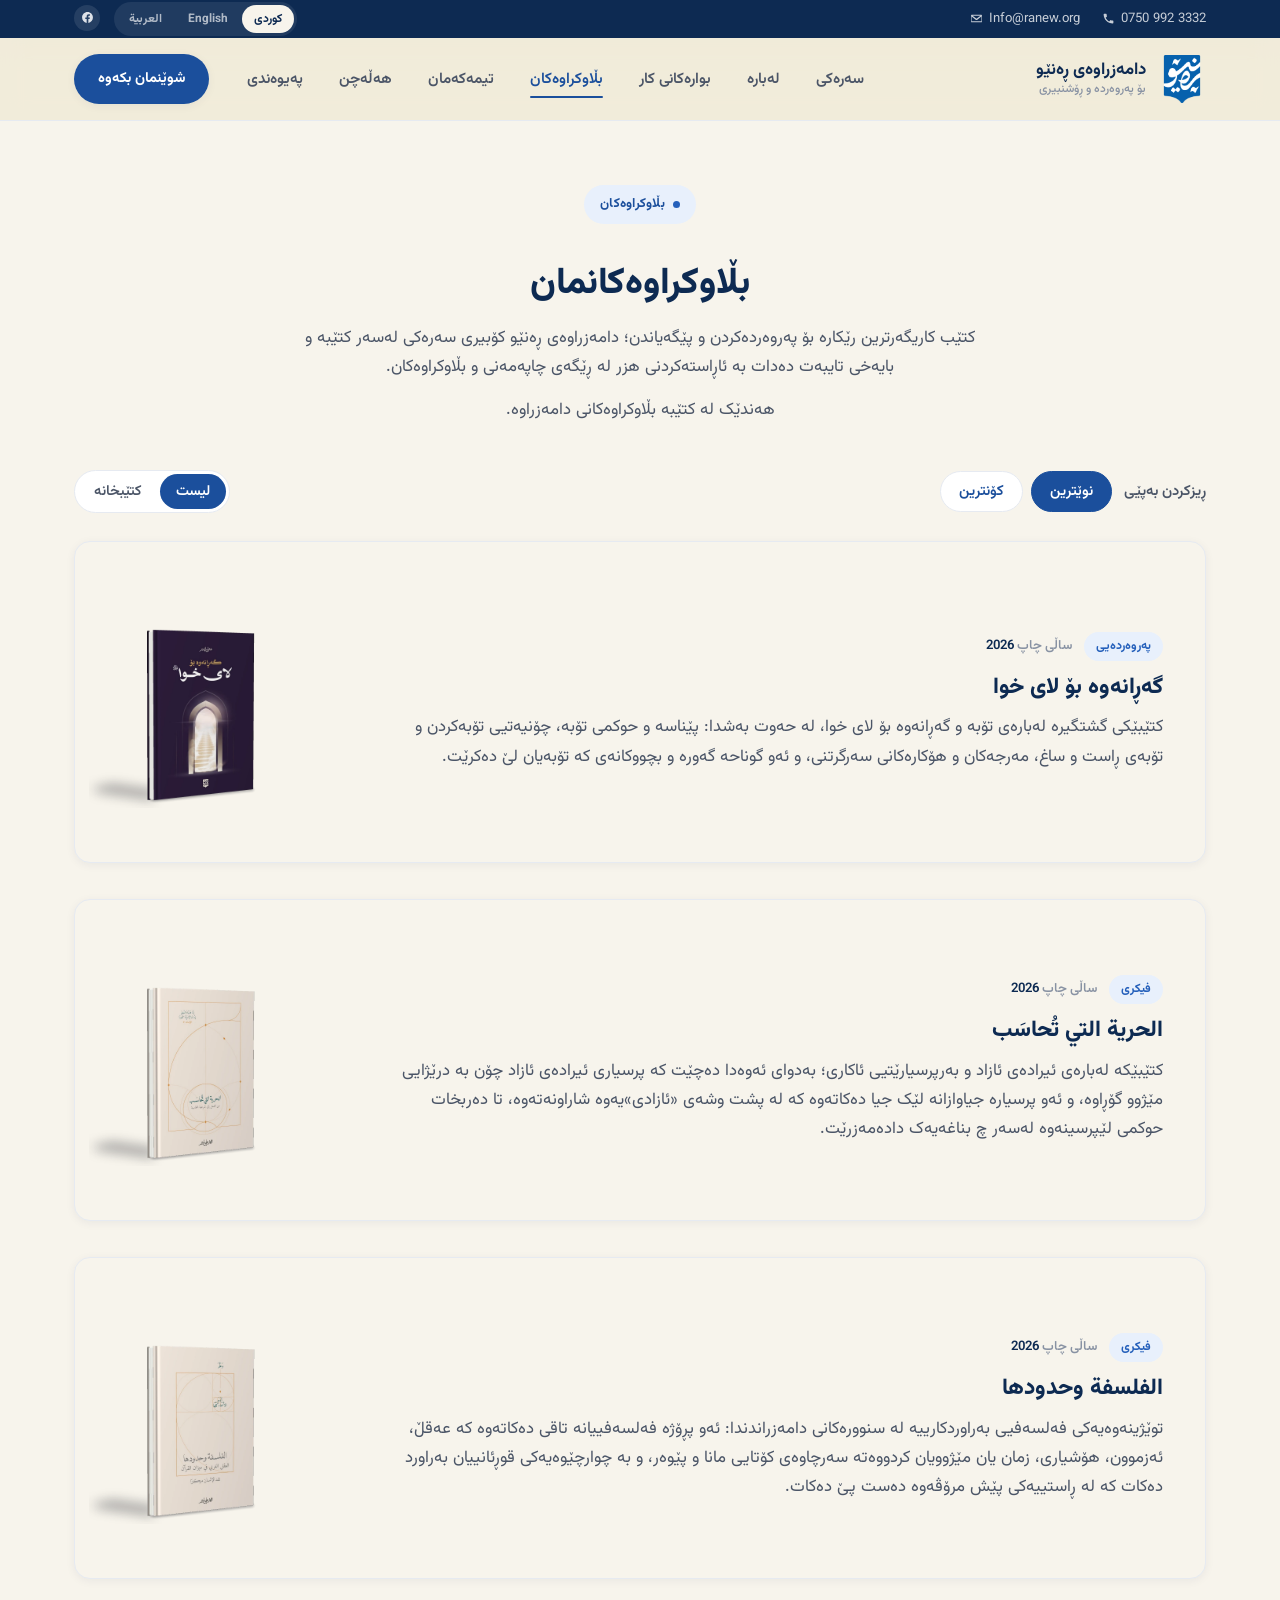
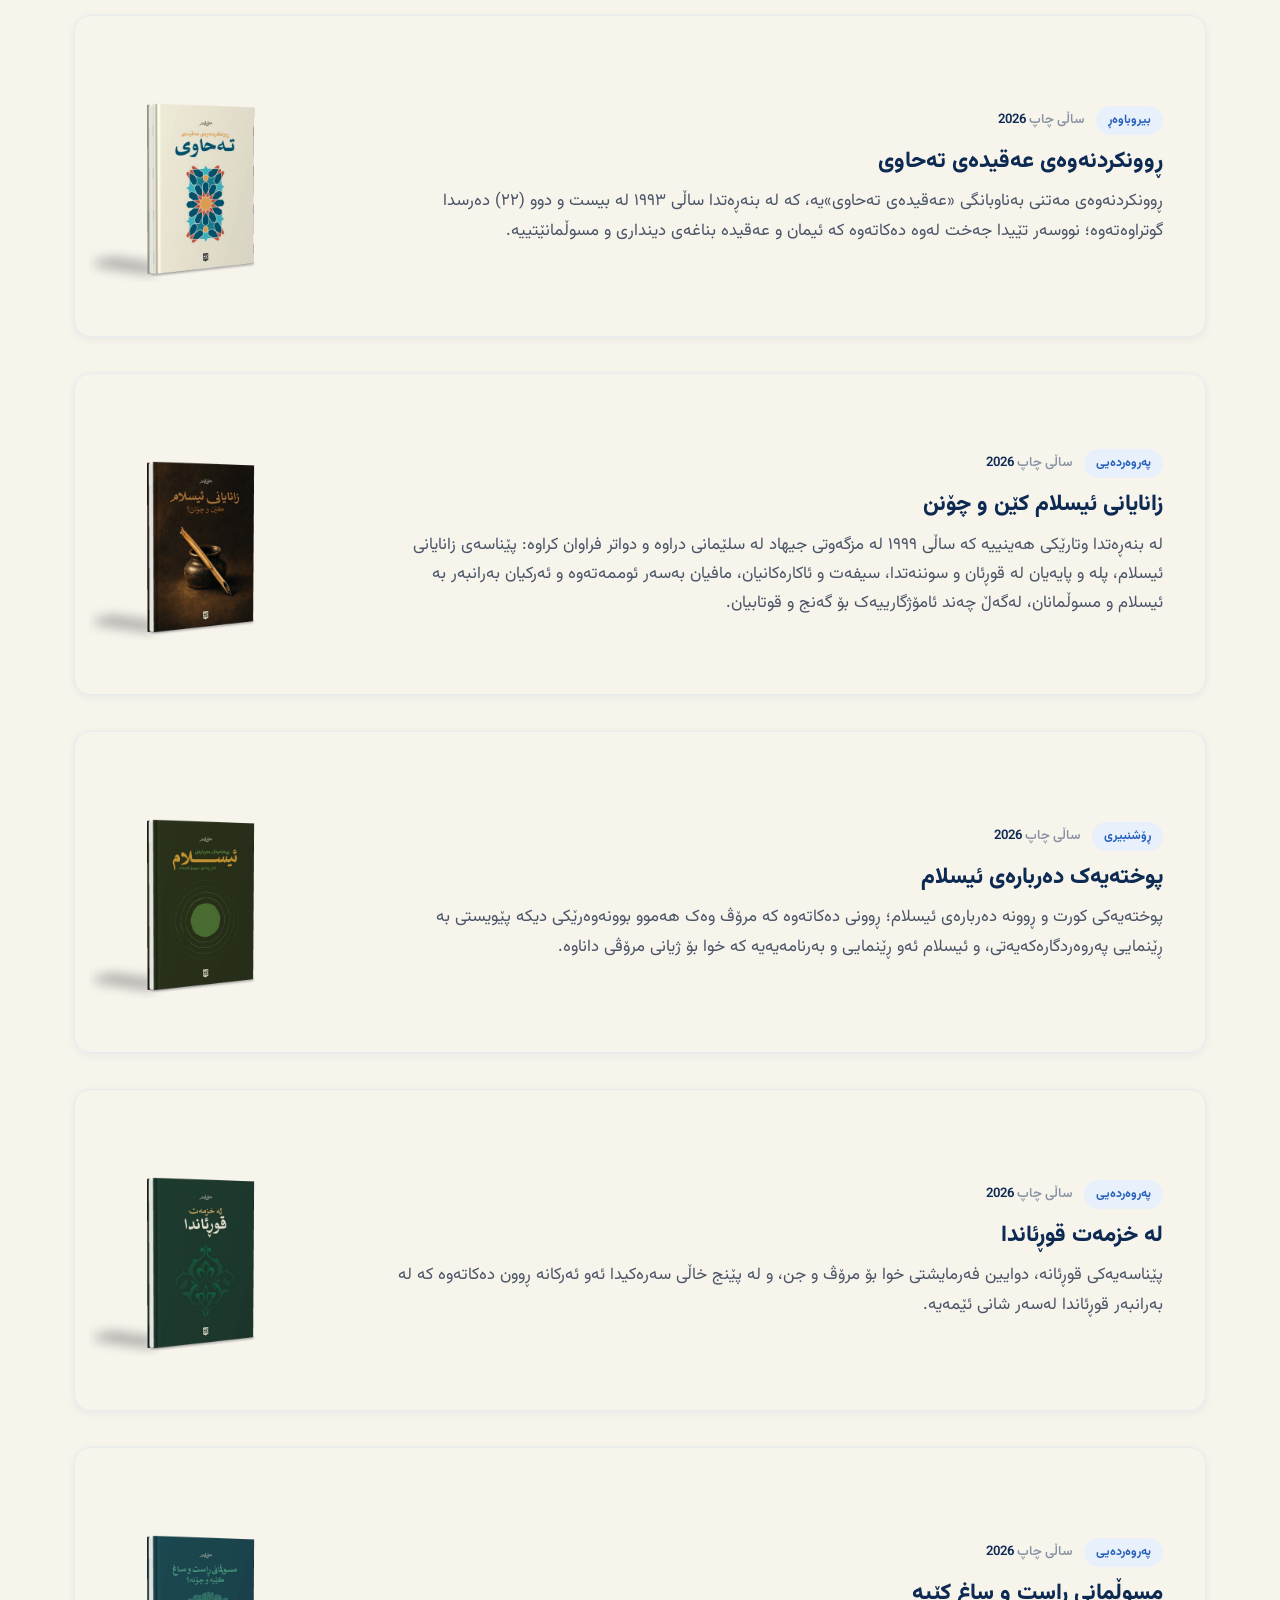
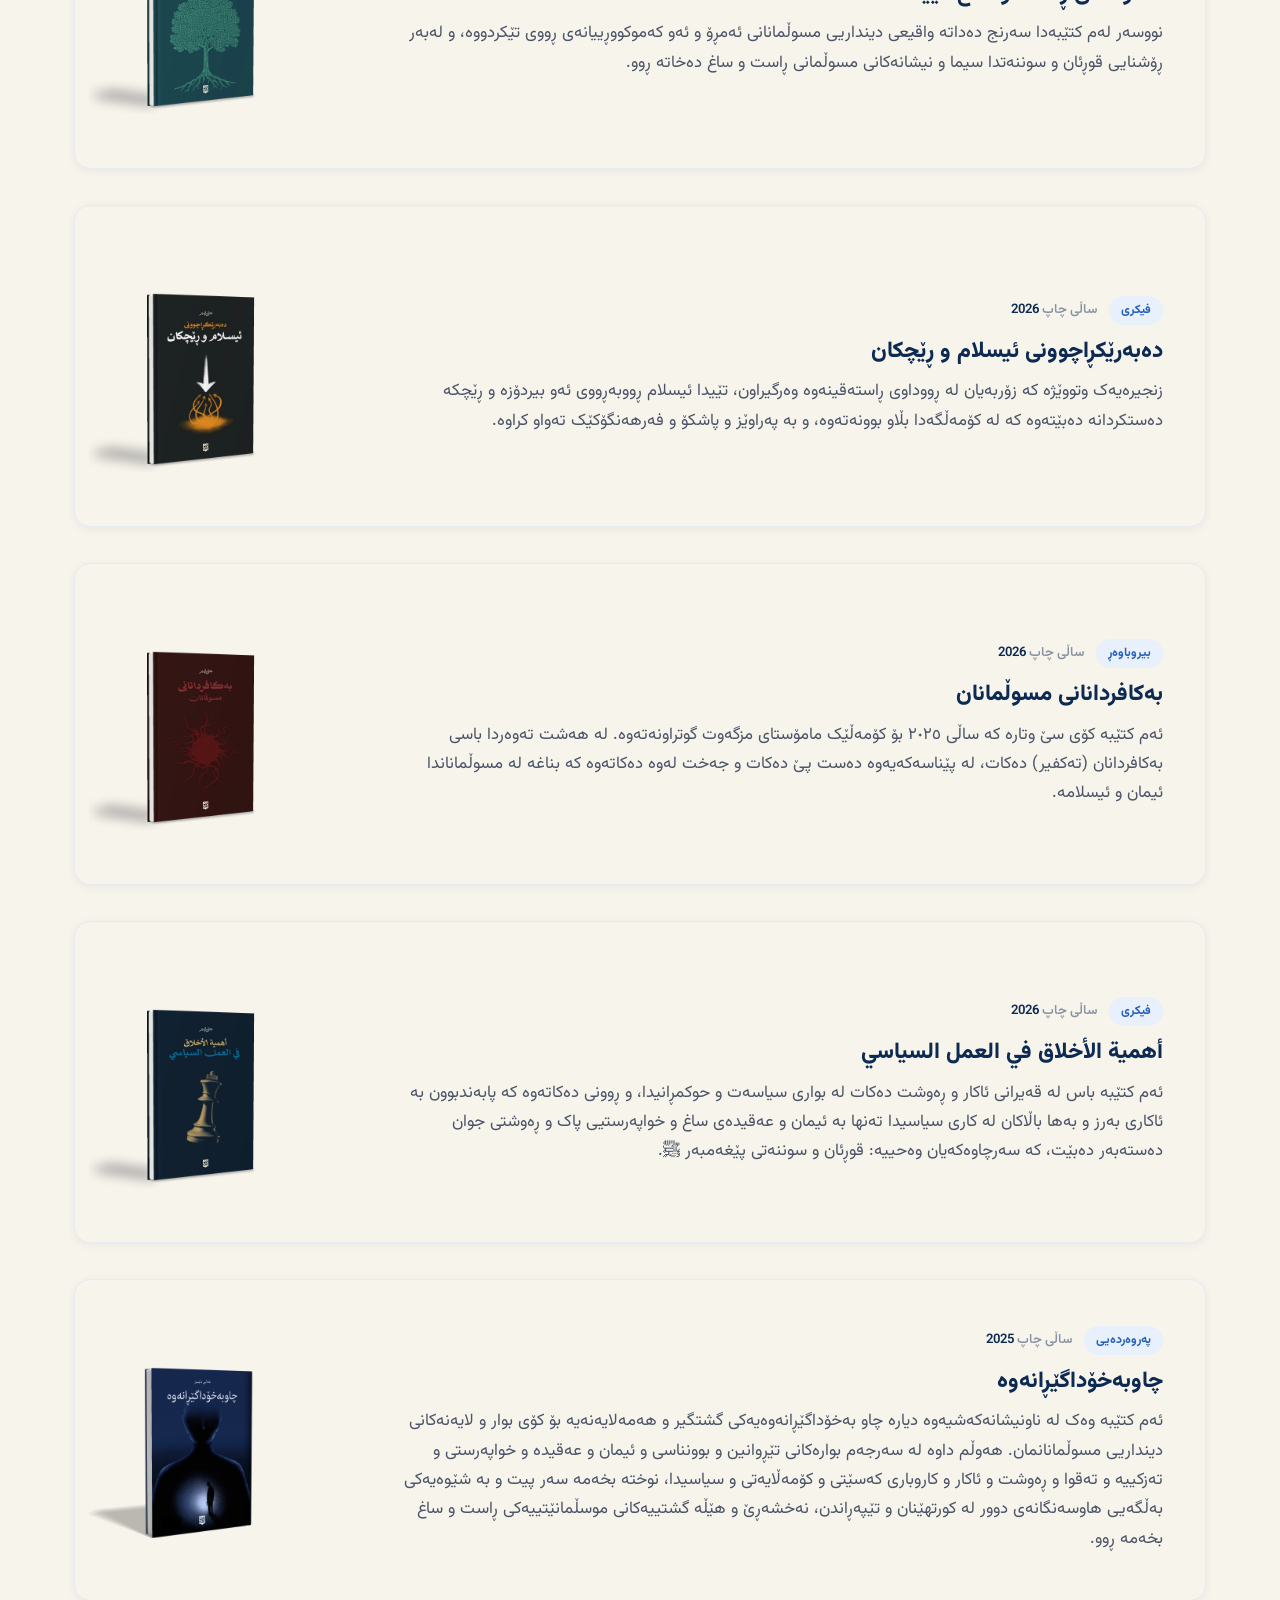
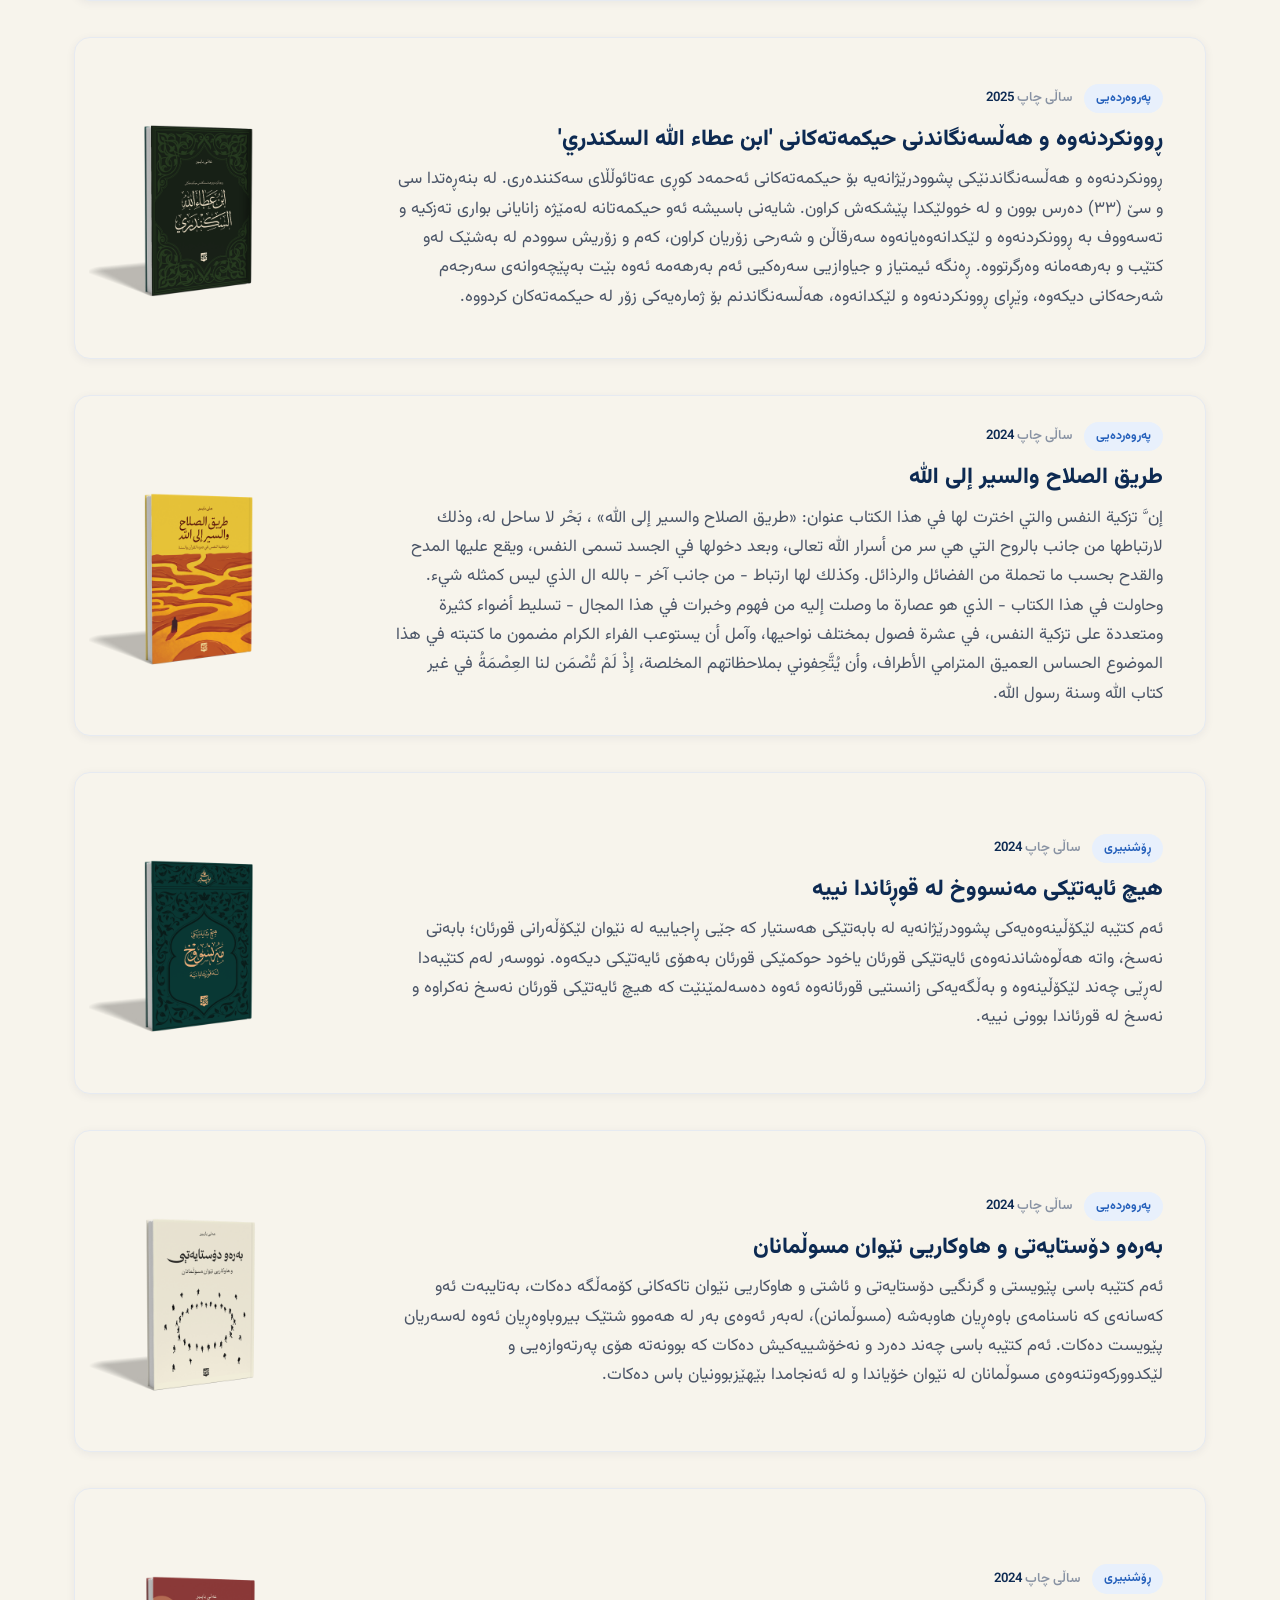
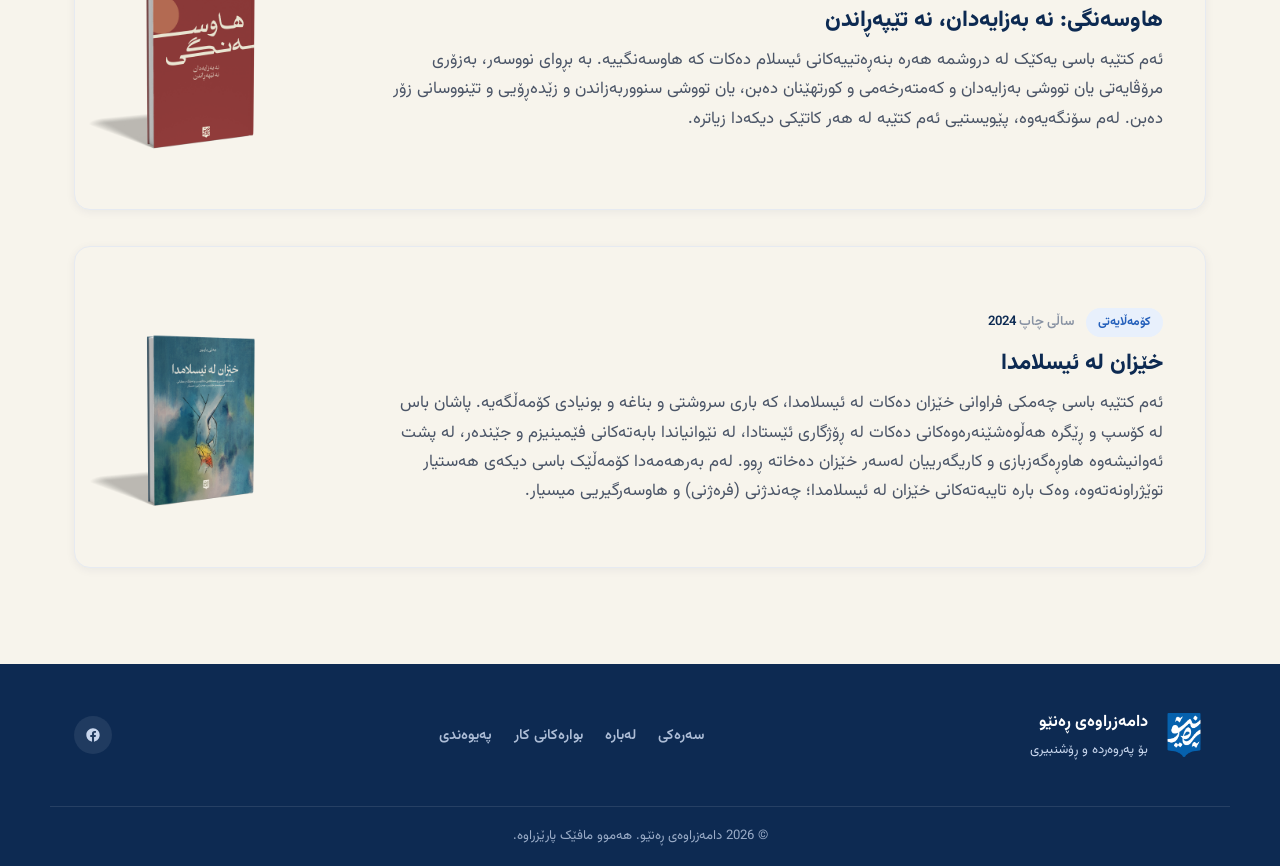
<file: publications.html>
<!DOCTYPE html>
<html lang="ckb" dir="rtl">
<head>
<meta charset="UTF-8">
<meta name="viewport" content="width=device-width, initial-scale=1.0">
<title>بڵاوکراوەکان | دامەزراوەی ڕەنێو</title>
<meta name="description" content="بڵاوکراوە و چاپەمەنییەکانی دامەزراوەی ڕەنێو، بەم زووانە.">
<link rel="icon" type="image/png" href="assets/img/logos/ranew_logo_blue (white_in).png">
<link rel="preconnect" href="https://fonts.googleapis.com">
<link rel="preconnect" href="https://fonts.gstatic.com" crossorigin>
<link href="https://fonts.googleapis.com/css2?family=Vazirmatn:wght@400;500;600;700;800;900&display=swap" rel="stylesheet">
<link rel="stylesheet" href="assets/css/style.css">
</head>
<body data-page="publications">

<!-- ===== Top bar ===== -->
<div class="topbar">
  <div class="container topbar__inner">
    <div class="topbar__contact">
      <a href="tel:+9647509923332" dir="ltr"><span class="icon icon-phone"></span>0750 992 3332</a>
      <a href="mailto:Info@ranew.org" dir="ltr"><span class="icon icon-mail"></span>Info@ranew.org</a>
    </div>
    <div class="topbar__right">
      <div class="lang-switch" id="langSwitch" role="group" aria-label="Language / زمان / اللغة">
        <button type="button" class="lang-switch__btn" data-lang="ckb">کوردی</button>
        <button type="button" class="lang-switch__btn" data-lang="en">English</button>
        <button type="button" class="lang-switch__btn" data-lang="ar">العربية</button>
      </div>
      <div class="topbar__social">
        <a href="https://www.facebook.com/Ranewfoundation" target="_blank" rel="noopener" data-i18n-attr="aria-label:aria.facebook">
          <span class="icon icon-facebook"></span>
        </a>
      </div>
    </div>
  </div>
</div>

<!-- ===== Header / Nav ===== -->
<header class="site-header" id="siteHeader">
  <div class="container header__inner">
    <a href="/" class="brand">
      <img src="assets/img/logos/ranew_logo_blue (white_in).png" data-i18n-attr="alt:brand.logoAlt" alt="لۆگۆی دامەزراوەی ڕەنێو" class="brand__logo">
      <span class="brand__text">
        <strong data-i18n="hero.title1">دامەزراوەی ڕەنێو</strong>
        <small data-i18n="hero.title2">بۆ پەروەردە و ڕۆشنبیری</small>
      </span>
    </a>

    <nav class="nav" id="mainNav">
      <a href="/#top" class="nav__link" data-i18n="nav.home">سەرەکی</a>
      <a href="/#about" class="nav__link" data-i18n="nav.about">لەبارە</a>
      <a href="/#programs" class="nav__link" data-i18n="nav.programs">بوارەکانی کار</a>
      <a href="/publications" class="nav__link active" data-i18n="nav.publications">بڵاوکراوەکان</a>
      <a href="/team" class="nav__link" data-i18n="nav.team">تیمەکەمان</a>
      <a href="/helachin" class="nav__link">هەڵەچن</a>
      <a href="/#contact" class="nav__link" data-i18n="nav.contact">پەیوەندی</a>
    </nav>

    <a href="https://www.facebook.com/Ranewfoundation" target="_blank" rel="noopener" class="btn btn--primary btn--nav" data-i18n="header.followBtn">شوێنمان بکەوە</a>

    <button class="nav-toggle" id="navToggle" data-i18n-attr="aria-label:aria.navToggle" aria-label="کردنەوەی لیستە" aria-expanded="false">
      <span></span><span></span><span></span>
    </button>
  </div>
</header>

<main>
  <section class="section">
    <div class="container">
      <div class="section__head reveal">
        <span class="eyebrow eyebrow--dark" data-i18n="nav.publications">بڵاوکراوەکان</span>
        <h1 class="section__title" data-i18n="publications.title">بڵاوکراوەکانمان</h1>
        <p class="section__sub" data-i18n="publications.intro">کتێب کاریگەرترین رێکارە بۆ پەروەردەکردن و پێگەیاندن؛ دامەزراوەی ڕەنێو کۆبیری سەرەکی لەسەر کتێبە و بایەخی تایبەت دەدات بە ئاڕاستەکردنی هزر لە ڕێگەی چاپەمەنی و بڵاوکراوەکان.</p>
        <p class="section__sub" data-i18n="publications.sub">هەندێک لە کتێبە بڵاوکراوەکانی دامەزراوە.</p>
      </div>

      <div class="book-toolbar reveal">
        <div class="book-sort" role="group" data-i18n-attr="aria-label:publications.sort.label" aria-label="ڕیزکردن بەپێی">
          <span class="book-sort__label" data-i18n="publications.sort.label">ڕیزکردن بەپێی</span>
          <button type="button" class="book-sort__btn is-active" data-sort="newest" aria-pressed="true" data-i18n="publications.sort.newest">نوێترین</button>
          <button type="button" class="book-sort__btn" data-sort="oldest" aria-pressed="false" data-i18n="publications.sort.oldest">کۆنترین</button>
        </div>
        <nav class="view-switch" data-i18n-attr="aria-label:publications.view.label" aria-label="شێوازی پیشاندان">
          <a href="/publications" class="view-switch__btn is-active" aria-current="page" data-i18n="publications.view.list">لیست</a>
          <a href="/library" class="view-switch__btn" data-i18n="publications.view.shelf">کتێبخانە</a>
        </nav>
      </div>

      <div class="book-rows" id="bookRows">
        <article class="book-row reveal" data-year="2026" data-hijri="1448" data-number="10">
          <div class="book-row__body">
            <div class="book-row__meta">
              <span class="book-card__category" data-i18n="publications.p10.category">پەروەردەیی</span>
              <span class="book-row__year"><span data-i18n="publications.year">ساڵی چاپ</span> <bdi>2026</bdi></span>
            </div>
            <h3 data-i18n="publications.p10.title">گەڕانەوە بۆ لای خوا</h3>
            <p data-i18n="publications.p10.desc">کتێبێکی گشتگیرە لەبارەی تۆبە و گەڕانەوە بۆ لای خوا، لە حەوت بەشدا: پێناسە و حوکمی تۆبە، چۆنیەتیی تۆبەکردن و تۆبەی ڕاست و ساغ، مەرجەکان و هۆکارەکانی سەرگرتنی، و ئەو گوناحە گەورە و بچووکانەی کە تۆبەیان لێ دەکرێت.</p>
          </div>
          <div class="book-row__cover">
            <img src="assets/img/books/3ds/10.webp" alt="" loading="lazy">
          </div>
        </article>
        <article class="book-row reveal" data-year="2026" data-hijri="1447" data-number="19">
          <div class="book-row__body">
            <div class="book-row__meta">
              <span class="book-card__category" data-i18n="publications.p19.category">فیکری</span>
              <span class="book-row__year"><span data-i18n="publications.year">ساڵی چاپ</span> <bdi>2026</bdi></span>
            </div>
            <h3 data-i18n="publications.p19.title">الحرية التي تُحاسَب</h3>
            <p data-i18n="publications.p19.desc">کتێبێکە لەبارەی ئیرادەی ئازاد و بەرپرسیارێتیی ئاکاری؛ بەدوای ئەوەدا دەچێت کە پرسیاری ئیرادەی ئازاد چۆن بە درێژایی مێژوو گۆڕاوە، و ئەو پرسیارە جیاوازانە لێک جیا دەکاتەوە کە لە پشت وشەی «ئازادی»یەوە شاراونەتەوە، تا دەربخات حوکمی لێپرسینەوە لەسەر چ بناغەیەک دادەمەزرێت.</p>
          </div>
          <div class="book-row__cover">
            <img src="assets/img/books/3ds/19.webp" alt="" loading="lazy">
          </div>
        </article>
        <article class="book-row reveal" data-year="2026" data-hijri="1447" data-number="18">
          <div class="book-row__body">
            <div class="book-row__meta">
              <span class="book-card__category" data-i18n="publications.p18.category">فیکری</span>
              <span class="book-row__year"><span data-i18n="publications.year">ساڵی چاپ</span> <bdi>2026</bdi></span>
            </div>
            <h3 data-i18n="publications.p18.title">الفلسفة وحدودها</h3>
            <p data-i18n="publications.p18.desc">توێژینەوەیەکی فەلسەفیی بەراوردکارییە لە سنوورەکانی دامەزراندندا: ئەو پڕۆژە فەلسەفییانە تاقی دەکاتەوە کە عەقڵ، ئەزموون، هۆشیاری، زمان یان مێژوویان کردووەتە سەرچاوەی کۆتایی مانا و پێوەر، و بە چوارچێوەیەکی قوڕئانییان بەراورد دەکات کە لە ڕاستییەکی پێش مرۆڤەوە دەست پێ دەکات.</p>
          </div>
          <div class="book-row__cover">
            <img src="assets/img/books/3ds/18.webp" alt="" loading="lazy">
          </div>
        </article>
        <article class="book-row reveal" data-year="2026" data-hijri="1447" data-number="16">
          <div class="book-row__body">
            <div class="book-row__meta">
              <span class="book-card__category" data-i18n="publications.p16.category">بیروباوەڕ</span>
              <span class="book-row__year"><span data-i18n="publications.year">ساڵی چاپ</span> <bdi>2026</bdi></span>
            </div>
            <h3 data-i18n="publications.p16.title">ڕوونکردنەوەی عەقیدەی تەحاوی</h3>
            <p data-i18n="publications.p16.desc">ڕوونکردنەوەی مەتنی بەناوبانگی «عەقیدەی تەحاوی»یە، کە لە بنەڕەتدا ساڵی ١٩٩٣ لە بیست و دوو (٢٢) دەرسدا گوتراوەتەوە؛ نووسەر تێیدا جەخت لەوە دەکاتەوە کە ئیمان و عەقیدە بناغەی دینداری و مسوڵمانێتییە.</p>
          </div>
          <div class="book-row__cover">
            <img src="assets/img/books/3ds/16.webp" alt="" loading="lazy">
          </div>
        </article>
        <article class="book-row reveal" data-year="2026" data-hijri="1447" data-number="15">
          <div class="book-row__body">
            <div class="book-row__meta">
              <span class="book-card__category" data-i18n="publications.p15.category">پەروەردەیی</span>
              <span class="book-row__year"><span data-i18n="publications.year">ساڵی چاپ</span> <bdi>2026</bdi></span>
            </div>
            <h3 data-i18n="publications.p15.title">زانایانی ئیسلام کێن و چۆنن</h3>
            <p data-i18n="publications.p15.desc">لە بنەڕەتدا وتارێکی هەینییە کە ساڵی ١٩٩٩ لە مزگەوتی جیهاد لە سلێمانی دراوە و دواتر فراوان کراوە: پێناسەی زانایانی ئیسلام، پلە و پایەیان لە قوڕئان و سوننەتدا، سیفەت و ئاکارەکانیان، مافیان بەسەر ئوممەتەوە و ئەرکیان بەرانبەر بە ئیسلام و مسوڵمانان، لەگەڵ چەند ئامۆژگارییەک بۆ گەنج و قوتابیان.</p>
          </div>
          <div class="book-row__cover">
            <img src="assets/img/books/3ds/15.webp" alt="" loading="lazy">
          </div>
        </article>
        <article class="book-row reveal" data-year="2026" data-hijri="1447" data-number="14">
          <div class="book-row__body">
            <div class="book-row__meta">
              <span class="book-card__category" data-i18n="publications.p14.category">ڕۆشنبیری</span>
              <span class="book-row__year"><span data-i18n="publications.year">ساڵی چاپ</span> <bdi>2026</bdi></span>
            </div>
            <h3 data-i18n="publications.p14.title">پوختەیەک دەربارەی ئیسلام</h3>
            <p data-i18n="publications.p14.desc">پوختەیەکی کورت و ڕوونە دەربارەی ئیسلام؛ ڕوونی دەکاتەوە کە مرۆڤ وەک هەموو بوونەوەرێکی دیکە پێویستی بە ڕێنمایی پەروەردگارەکەیەتی، و ئیسلام ئەو ڕێنمایی و بەرنامەیەیە کە خوا بۆ ژیانی مرۆڤی داناوە.</p>
          </div>
          <div class="book-row__cover">
            <img src="assets/img/books/3ds/14.webp" alt="" loading="lazy">
          </div>
        </article>
        <article class="book-row reveal" data-year="2026" data-hijri="1447" data-number="13">
          <div class="book-row__body">
            <div class="book-row__meta">
              <span class="book-card__category" data-i18n="publications.p13.category">پەروەردەیی</span>
              <span class="book-row__year"><span data-i18n="publications.year">ساڵی چاپ</span> <bdi>2026</bdi></span>
            </div>
            <h3 data-i18n="publications.p13.title">لە خزمەت قوڕئاندا</h3>
            <p data-i18n="publications.p13.desc">پێناسەیەکی قوڕئانە، دوایین فەرمایشتی خوا بۆ مرۆڤ و جن، و لە پێنج خاڵی سەرەکیدا ئەو ئەرکانە ڕوون دەکاتەوە کە لە بەرانبەر قوڕئاندا لەسەر شانی ئێمەیە.</p>
          </div>
          <div class="book-row__cover">
            <img src="assets/img/books/3ds/13.webp" alt="" loading="lazy">
          </div>
        </article>
        <article class="book-row reveal" data-year="2026" data-hijri="1447" data-number="12">
          <div class="book-row__body">
            <div class="book-row__meta">
              <span class="book-card__category" data-i18n="publications.p12.category">پەروەردەیی</span>
              <span class="book-row__year"><span data-i18n="publications.year">ساڵی چاپ</span> <bdi>2026</bdi></span>
            </div>
            <h3 data-i18n="publications.p12.title">مسوڵمانی ڕاست و ساغ کێیە</h3>
            <p data-i18n="publications.p12.desc">نووسەر لەم کتێبەدا سەرنج دەداتە واقیعی دینداریی مسوڵمانانی ئەمڕۆ و ئەو کەموکووڕییانەی ڕووی تێکردووە، و لەبەر ڕۆشنایی قوڕئان و سوننەتدا سیما و نیشانەکانی مسوڵمانی ڕاست و ساغ دەخاتە ڕوو.</p>
          </div>
          <div class="book-row__cover">
            <img src="assets/img/books/3ds/12.webp" alt="" loading="lazy">
          </div>
        </article>
        <article class="book-row reveal" data-year="2026" data-hijri="1447" data-number="11">
          <div class="book-row__body">
            <div class="book-row__meta">
              <span class="book-card__category" data-i18n="publications.p11.category">فیکری</span>
              <span class="book-row__year"><span data-i18n="publications.year">ساڵی چاپ</span> <bdi>2026</bdi></span>
            </div>
            <h3 data-i18n="publications.p11.title">دەبەرێکڕاچوونی ئیسلام و ڕێچکان</h3>
            <p data-i18n="publications.p11.desc">زنجیرەیەک وتووێژە کە زۆربەیان لە ڕووداوی ڕاستەقینەوە وەرگیراون، تێیدا ئیسلام ڕووبەڕووی ئەو بیردۆزە و ڕێچکە دەستکردانە دەبێتەوە کە لە کۆمەڵگەدا بڵاو بوونەتەوە، و بە پەراوێز و پاشکۆ و فەرهەنگۆکێک تەواو کراوە.</p>
          </div>
          <div class="book-row__cover">
            <img src="assets/img/books/3ds/11.webp" alt="" loading="lazy">
          </div>
        </article>
        <article class="book-row reveal" data-year="2026" data-hijri="1447" data-number="9">
          <div class="book-row__body">
            <div class="book-row__meta">
              <span class="book-card__category" data-i18n="publications.p9.category">بیروباوەڕ</span>
              <span class="book-row__year"><span data-i18n="publications.year">ساڵی چاپ</span> <bdi>2026</bdi></span>
            </div>
            <h3 data-i18n="publications.p9.title">بەکافردانانی مسوڵمانان</h3>
            <p data-i18n="publications.p9.desc">ئەم کتێبە کۆی سێ وتارە کە ساڵی ٢٠٢٥ بۆ کۆمەڵێک مامۆستای مزگەوت گوتراونەتەوە. لە هەشت تەوەردا باسی بەکافردانان (تەکفیر) دەکات، لە پێناسەکەیەوە دەست پێ دەکات و جەخت لەوە دەکاتەوە کە بناغە لە مسوڵماناندا ئیمان و ئیسلامە.</p>
          </div>
          <div class="book-row__cover">
            <img src="assets/img/books/3ds/9.webp" alt="" loading="lazy">
          </div>
        </article>
        <article class="book-row reveal" data-year="2026" data-hijri="1447" data-number="8">
          <div class="book-row__body">
            <div class="book-row__meta">
              <span class="book-card__category" data-i18n="publications.p8.category">فیکری</span>
              <span class="book-row__year"><span data-i18n="publications.year">ساڵی چاپ</span> <bdi>2026</bdi></span>
            </div>
            <h3 data-i18n="publications.p8.title">أهمية الأخلاق في العمل السياسي</h3>
            <p data-i18n="publications.p8.desc">ئەم کتێبە باس لە قەیرانی ئاکار و ڕەوشت دەکات لە بواری سیاسەت و حوکمڕانیدا، و ڕوونی دەکاتەوە کە پابەندبوون بە ئاکاری بەرز و بەها باڵاکان لە کاری سیاسیدا تەنها بە ئیمان و عەقیدەی ساغ و خواپەرستیی پاک و ڕەوشتی جوان دەستەبەر دەبێت، کە سەرچاوەکەیان وەحییە: قوڕئان و سوننەتی پێغەمبەر ﷺ.</p>
          </div>
          <div class="book-row__cover">
            <img src="assets/img/books/3ds/8.webp" alt="" loading="lazy">
          </div>
        </article>
        <article class="book-row reveal" data-year="2025" data-hijri="1446" data-number="7">
          <div class="book-row__body">
            <div class="book-row__meta">
              <span class="book-card__category" data-i18n="publications.p7.category">پەروەردەیی</span>
              <span class="book-row__year"><span data-i18n="publications.year">ساڵی چاپ</span> <bdi>2025</bdi></span>
            </div>
            <h3 data-i18n="publications.p7.title">چاوبەخۆداگێڕانەوە</h3>
            <p data-i18n="publications.p7.desc">ئەم کتێبە وەک لە ناونیشانەکەشیەوە دیارە چاو بەخۆداگێڕانەوەیەکی گشتگیر و هەمەلایەنەیە بۆ کۆی بوار و لایەنەکانی دینداریی مسوڵمانانمان. هەوڵم داوە لە سەرجەم بوارەکانی تێڕوانین و بوونناسی و ئیمان و عەقیدە و خواپەرستی و تەزکییە و تەقوا و ڕەوشت و ئاکار و کاروباری کەسێتی و کۆمەڵایەتی و سیاسیدا، نوختە بخەمە سەر پیت و بە شێوەیەکی بەڵگەیی هاوسەنگانەی دوور لە کورتھێنان و تێپەڕاندن، نەخشەڕێ و هێڵە گشتییەکانی موسڵمانێتییەکی ڕاست و ساغ بخەمە ڕوو.</p>
          </div>
          <div class="book-row__cover">
            <img src="assets/img/books/3ds/7.png" alt="" loading="lazy">
          </div>
        </article>
        <article class="book-row reveal" data-year="2025" data-hijri="1446" data-number="6">
          <div class="book-row__body">
            <div class="book-row__meta">
              <span class="book-card__category" data-i18n="publications.p6.category">پەروەردەیی</span>
              <span class="book-row__year"><span data-i18n="publications.year">ساڵی چاپ</span> <bdi>2025</bdi></span>
            </div>
            <h3 data-i18n="publications.p6.title">ڕوونکردنەوە و هەڵسەنگاندنی حیکمەتەکانی 'ابن عطاء الله السكندري'</h3>
            <p data-i18n="publications.p6.desc">ڕوونکردنەوە و هەڵسەنگاندنێکی پشوودرێژانەیە بۆ حیکمەتەکانی ئەحمەد کوڕی عەتائوڵڵای سەکنندەری. لە بنەڕەتدا سی و سێ (٣٣) دەرس بوون و لە خوولێکدا پێشکەش کراون. شایەنی باسیشە ئەو حیکمەتانە لەمێژە زانایانی بواری تەزکیە و تەسەووف بە ڕوونکردنەوە و لێکدانەوەیانەوە سەرقاڵن و شەرحی زۆریان کراون، کەم و زۆریش سوودم لە بەشێک لەو کتێب و بەرهەمانە وەرگرتووە. ڕەنگە ئیمتیاز و جیاوازیی سەرەکیی ئەم بەرهەمە ئەوە بێت بەپێچەوانەی سەرجەم شەرحەکانی دیکەوە، وێڕای ڕوونکردنەوە و لێکدانەوە، هەڵسەنگاندنم بۆ ژمارەیەکی زۆر لە حیکمەتەکان کردووە.</p>
          </div>
          <div class="book-row__cover">
            <img src="assets/img/books/3ds/6.png" alt="" loading="lazy">
          </div>
        </article>
        <article class="book-row reveal" data-year="2024" data-hijri="1445" data-number="5">
          <div class="book-row__body">
            <div class="book-row__meta">
              <span class="book-card__category" data-i18n="publications.p5.category">پەروەردەیی</span>
              <span class="book-row__year"><span data-i18n="publications.year">ساڵی چاپ</span> <bdi>2024</bdi></span>
            </div>
            <h3 data-i18n="publications.p5.title">طريق الصلاح والسير إلى الله</h3>
            <p data-i18n="publications.p5.desc">إن َّ تزكية النفس والتي اخترت لها في هذا الكتاب عنوان: «طريق الصلاح والسير إلى الله» ، بَحْر لا ساحل له، وذلك لارتباطها من جانب بالروح التي هي سر من أسرار الله تعالى، وبعد دخولها في الجسد تسمى النفس، ويقع عليها المدح والقدح بحسب ما تحملة من الفضائل والرذائل. وكذلك لها ارتباط - من جانب آخر - بالله ال الذي ليس كمثله شيء. وحاولت في هذا الكتاب - الذي هو عصارة ما وصلت إليه من فهوم وخبرات في هذا المجال - تسليط أضواء كثيرة ومتعددة على تزكية النفس، في عشرة فصول بمختلف نواحيها، وآمل أن يستوعب الفراء الكرام مضمون ما كتبته في هذا الموضوع الحساس العميق المترامي الأطراف، وأن يُتَّحِفوني بملاحظاتهم المخلصة، إذْ لَمْ تُصْمَن لنا العِصْمَةُ في غير كتاب الله وسنة رسول الله.</p>
          </div>
          <div class="book-row__cover">
            <img src="assets/img/books/3ds/5.png" alt="" loading="lazy">
          </div>
        </article>
        <article class="book-row reveal" data-year="2024" data-hijri="1445" data-number="4">
          <div class="book-row__body">
            <div class="book-row__meta">
              <span class="book-card__category" data-i18n="publications.p4.category">ڕۆشنبیری</span>
              <span class="book-row__year"><span data-i18n="publications.year">ساڵی چاپ</span> <bdi>2024</bdi></span>
            </div>
            <h3 data-i18n="publications.p4.title">هیچ ئایەتێکی مەنسووخ لە قوڕئاندا نییە</h3>
            <p data-i18n="publications.p4.desc">ئەم کتێبە لێکۆڵینەوەیەکی پشوودرێژانەیە لە بابەتێکی هەستیار کە جێی ڕاجیاییە لە نێوان لێکۆڵەرانی قورئان؛ بابەتی نەسخ، واتە هەڵوەشاندنەوەی ئایەتێکی قورئان یاخود حوکمێکی قورئان بەهۆی ئایەتێکی دیکەوە. نووسەر لەم کتێبەدا لەڕێی چەند لێکۆڵینەوە و بەڵگەیەکی زانستیی قورئانەوە ئەوە دەسەلمێنێت کە هیچ ئایەتێکی قورئان نەسخ نەکراوە و نەسخ لە قورئاندا بوونی نییە.</p>
          </div>
          <div class="book-row__cover">
            <img src="assets/img/books/3ds/4.png" alt="" loading="lazy">
          </div>
        </article>
        <article class="book-row reveal" data-year="2024" data-hijri="1445" data-number="3">
          <div class="book-row__body">
            <div class="book-row__meta">
              <span class="book-card__category" data-i18n="publications.p3.category">پەروەردەیی</span>
              <span class="book-row__year"><span data-i18n="publications.year">ساڵی چاپ</span> <bdi>2024</bdi></span>
            </div>
            <h3 data-i18n="publications.p3.title">بەرەو دۆستایەتی و هاوکاریی نێوان مسوڵمانان</h3>
            <p data-i18n="publications.p3.desc">ئەم کتێبە باسی پێویستی و گرنگیی دۆستایەتی و ئاشتی و هاوکاریی نێوان تاکەکانی کۆمەڵگە دەکات، بەتایبەت ئەو کەسانەی کە ناسنامەی باوەڕیان هاوبەشە (مسوڵمانن)، لەبەر ئەوەی بەر لە هەموو شتێک بیروباوەڕیان ئەوە لەسەریان پێویست دەکات. ئەم کتێبە باسی چەند دەرد و نەخۆشییەکیش دەکات کە بوونەتە هۆی پەرتەوازەیی و لێکدوورکەوتنەوەی مسوڵمانان لە نێوان خۆیاندا و لە ئەنجامدا بێهێزبوونیان باس دەکات.</p>
          </div>
          <div class="book-row__cover">
            <img src="assets/img/books/3ds/3.png" alt="" loading="lazy">
          </div>
        </article>
        <article class="book-row reveal" data-year="2024" data-hijri="1445" data-number="2">
          <div class="book-row__body">
            <div class="book-row__meta">
              <span class="book-card__category" data-i18n="publications.p2.category">ڕۆشنبیری</span>
              <span class="book-row__year"><span data-i18n="publications.year">ساڵی چاپ</span> <bdi>2024</bdi></span>
            </div>
            <h3 data-i18n="publications.p2.title">هاوسەنگی: نە بەزایەدان، نە تێپەڕاندن</h3>
            <p data-i18n="publications.p2.desc">ئەم کتێبە باسی یەکێک لە دروشمە هەرە بنەڕەتییەکانی ئیسلام دەکات کە هاوسەنگییە. بە بڕوای نووسەر، بەزۆری مرۆڤایەتی یان تووشی بەزایەدان و کەمتەرخەمی و کورتھێنان دەبن، یان تووشی سنووربەزاندن و زێدەڕۆیی و تێنووسانی زۆر دەبن. لەم سۆنگەیەوە، پێویستیی ئەم کتێبە لە هەر کاتێکی دیکەدا زیاترە.</p>
          </div>
          <div class="book-row__cover">
            <img src="assets/img/books/3ds/2.png" alt="" loading="lazy">
          </div>
        </article>
        <article class="book-row reveal" data-year="2024" data-hijri="1445" data-number="1">
          <div class="book-row__body">
            <div class="book-row__meta">
              <span class="book-card__category" data-i18n="publications.p1.category">کۆمەڵایەتی</span>
              <span class="book-row__year"><span data-i18n="publications.year">ساڵی چاپ</span> <bdi>2024</bdi></span>
            </div>
            <h3 data-i18n="publications.p1.title">خێزان لە ئیسلامدا</h3>
            <p data-i18n="publications.p1.desc">ئەم کتێبە باسی چەمکی فراوانی خێزان دەکات لە ئیسلامدا، کە باری سروشتی و بناغە و بونیادی کۆمەڵگەیە. پاشان باس لە کۆسپ و ڕێگرە هەڵوەشێنەرەوەکانی دەکات لە ڕۆژگاری ئێستادا، لە نێوانیاندا بابەتەکانی فێمینیزم و جێندەر، لە پشت ئەوانیشەوە هاوڕەگەزبازی و کاریگەرییان لەسەر خێزان دەخاتە ڕوو. لەم بەرهەمەدا کۆمەڵێک باسی دیکەی هەستیار توێژراونەتەوە، وەک بارە تایبەتەکانی خێزان لە ئیسلامدا؛ چەندژنی (فرەژنی) و هاوسەرگیریی میسیار.</p>
          </div>
          <div class="book-row__cover">
            <img src="assets/img/books/3ds/1.png" alt="" loading="lazy">
          </div>
        </article>
      </div>
    </div>
  </section>
</main>

<!-- ===== Footer ===== -->
<footer class="footer">
  <div class="container footer__inner">
    <div class="footer__brand">
      <img src="assets/img/logos/ranew_logo_blue (white_in).png" data-i18n-attr="alt:brand.logoAlt" alt="لۆگۆی دامەزراوەی ڕەنێو">
      <div>
        <strong data-i18n="hero.title1">دامەزراوەی ڕەنێو</strong>
        <p data-i18n="footer.tagline">بۆ پەروەردە و ڕۆشنبیری</p>
      </div>
    </div>

    <nav class="footer__links">
      <a href="/#top" data-i18n="nav.home">سەرەکی</a>
      <a href="/#about" data-i18n="nav.about">لەبارە</a>
      <a href="/#programs" data-i18n="nav.programs">بوارەکانی کار</a>
      <a href="/#contact" data-i18n="nav.contact">پەیوەندی</a>
    </nav>

    <div class="footer__social">
      <a href="https://www.facebook.com/Ranewfoundation" target="_blank" rel="noopener" data-i18n-attr="aria-label:aria.facebook"><span class="icon icon-facebook"></span></a>
    </div>
  </div>
  <div class="footer__bottom">
    <div class="container">
      <p>© <span id="year"></span> <span data-i18n="footer.copyright">دامەزراوەی ڕەنێو. هەموو مافێک پارێزراوە.</span></p>
    </div>
  </div>
</footer>

<button id="backToTop" class="back-to-top" data-i18n-attr="aria-label:aria.backToTop" aria-label="گەڕانەوە بۆ سەرەوە">
  <span class="icon icon-up"></span>
</button>

<script src="assets/js/script.js"></script>
<script src="assets/js/i18n.js"></script>
</body>
</html>
</file>
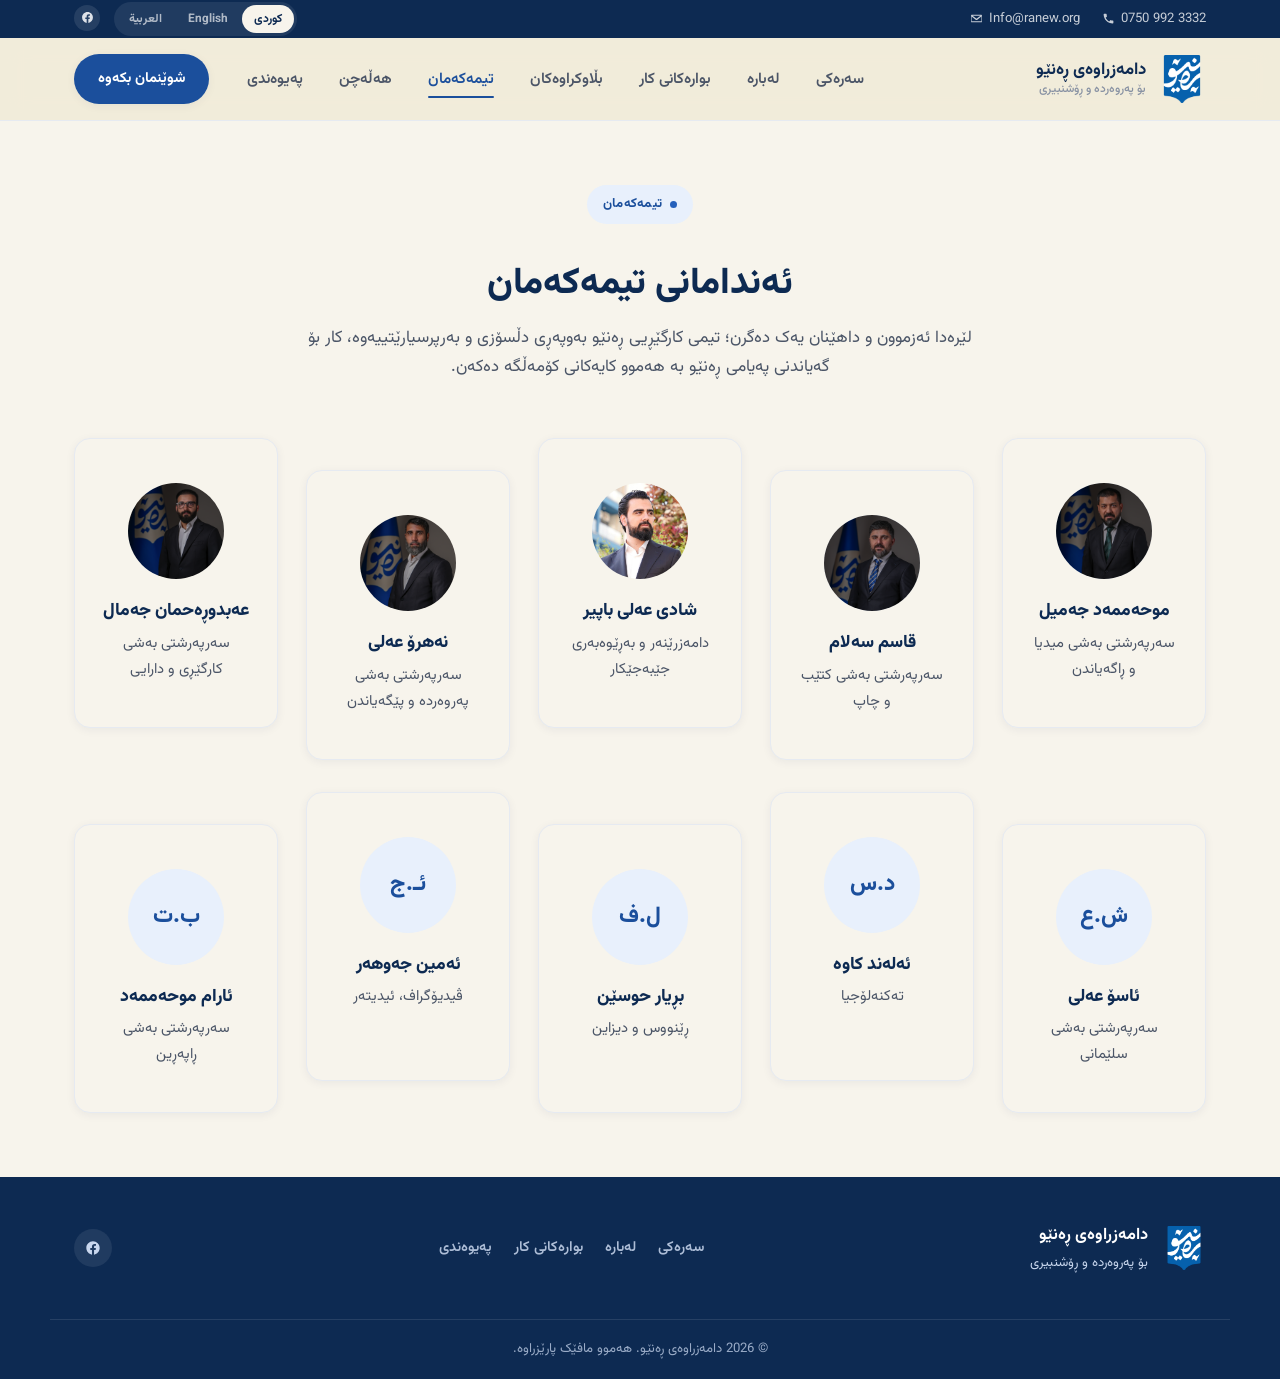
<file: team.html>
<!DOCTYPE html>
<html lang="ckb" dir="rtl">
<head>
<meta charset="UTF-8">
<meta name="viewport" content="width=device-width, initial-scale=1.0">
<title>تیمەکەمان | دامەزراوەی ڕەنێو</title>
<meta name="description" content="ئەندامانی تیمی دامەزراوەی ڕەنێو، بەم زووانە.">
<link rel="icon" type="image/png" href="assets/img/logos/ranew_logo_blue (white_in).png">
<link rel="preconnect" href="https://fonts.googleapis.com">
<link rel="preconnect" href="https://fonts.gstatic.com" crossorigin>
<link href="https://fonts.googleapis.com/css2?family=Vazirmatn:wght@400;500;600;700;800;900&display=swap" rel="stylesheet">
<link rel="stylesheet" href="assets/css/style.css">
</head>
<body data-page="team">

<!-- ===== Top bar ===== -->
<div class="topbar">
  <div class="container topbar__inner">
    <div class="topbar__contact">
      <a href="tel:+9647509923332" dir="ltr"><span class="icon icon-phone"></span>0750 992 3332</a>
      <a href="mailto:Info@ranew.org" dir="ltr"><span class="icon icon-mail"></span>Info@ranew.org</a>
    </div>
    <div class="topbar__right">
      <div class="lang-switch" id="langSwitch" role="group" aria-label="Language / زمان / اللغة">
        <button type="button" class="lang-switch__btn" data-lang="ckb">کوردی</button>
        <button type="button" class="lang-switch__btn" data-lang="en">English</button>
        <button type="button" class="lang-switch__btn" data-lang="ar">العربية</button>
      </div>
      <div class="topbar__social">
        <a href="https://www.facebook.com/Ranewfoundation" target="_blank" rel="noopener" data-i18n-attr="aria-label:aria.facebook">
          <span class="icon icon-facebook"></span>
        </a>
      </div>
    </div>
  </div>
</div>

<!-- ===== Header / Nav ===== -->
<header class="site-header" id="siteHeader">
  <div class="container header__inner">
    <a href="/" class="brand">
      <img src="assets/img/logos/ranew_logo_blue (white_in).png" data-i18n-attr="alt:brand.logoAlt" alt="لۆگۆی دامەزراوەی ڕەنێو" class="brand__logo">
      <span class="brand__text">
        <strong data-i18n="hero.title1">دامەزراوەی ڕەنێو</strong>
        <small data-i18n="hero.title2">بۆ پەروەردە و ڕۆشنبیری</small>
      </span>
    </a>

    <nav class="nav" id="mainNav">
      <a href="/#top" class="nav__link" data-i18n="nav.home">سەرەکی</a>
      <a href="/#about" class="nav__link" data-i18n="nav.about">لەبارە</a>
      <a href="/#programs" class="nav__link" data-i18n="nav.programs">بوارەکانی کار</a>
      <a href="/publications" class="nav__link" data-i18n="nav.publications">بڵاوکراوەکان</a>
      <a href="/team" class="nav__link active" data-i18n="nav.team">تیمەکەمان</a>
      <a href="/helachin" class="nav__link">هەڵەچن</a>
      <a href="/#contact" class="nav__link" data-i18n="nav.contact">پەیوەندی</a>
    </nav>

    <a href="https://www.facebook.com/Ranewfoundation" target="_blank" rel="noopener" class="btn btn--primary btn--nav" data-i18n="header.followBtn">شوێنمان بکەوە</a>

    <button class="nav-toggle" id="navToggle" data-i18n-attr="aria-label:aria.navToggle" aria-label="کردنەوەی لیستە" aria-expanded="false">
      <span></span><span></span><span></span>
    </button>
  </div>
</header>

<main>
  <section class="section">
    <div class="container">
      <div class="section__head reveal">
        <span class="eyebrow eyebrow--dark" data-i18n="nav.team">تیمەکەمان</span>
        <h1 class="section__title" data-i18n="team.title">ئەندامانی تیمەکەمان</h1>
        <p class="section__sub" data-i18n="team.sub">لێرەدا ئەزموون و داهێنان یەک دەگرن؛ تیمی کارگێڕیی ڕەنێو بەوپەڕی دڵسۆزی و بەرپرسیارێتییەوە، کار بۆ گەیاندنی پەیامی ڕەنێو بە هەموو کایەکانی کۆمەڵگە دەکەن.</p>
      </div>

      <div class="cards cards--5">
        <div class="team-card reveal">
          <div class="team-card__avatar team-card__avatar--photo" aria-hidden="true"><img src="assets/img/members/muhammad.png" alt=""></div>
          <h3 data-i18n="team.m1.name">موحەممەد جەمیل</h3>
          <p data-i18n="team.m1.role">سەرپەرشتی بەشی میدیا و ڕاگەیاندن</p>
        </div>
        <div class="team-card reveal">
          <div class="team-card__avatar team-card__avatar--photo" aria-hidden="true"><img src="assets/img/members/qasm.png" alt=""></div>
          <h3 data-i18n="team.m2.name">قاسم سەلام</h3>
          <p data-i18n="team.m2.role">سەرپەرشتی بەشی کتێب و چاپ</p>
        </div>
        <div class="team-card reveal">
          <div class="team-card__avatar team-card__avatar--photo" aria-hidden="true"><img src="assets/img/members/shadi_ali.jpeg" alt=""></div>
          <h3 data-i18n="team.m3.name">شادی عەلی باپیر</h3>
          <p data-i18n="team.m3.role">دامەزرێنەر و بەڕێوەبەری جێبەجێکار</p>
        </div>
        <div class="team-card reveal">
          <div class="team-card__avatar team-card__avatar--photo" aria-hidden="true"><img src="assets/img/members/nahro.png" alt=""></div>
          <h3 data-i18n="team.m4.name">نەهرۆ عەلی</h3>
          <p data-i18n="team.m4.role">سەرپەرشتی بەشی پەروەردە و پێگەیاندن</p>
        </div>
        <div class="team-card reveal">
          <div class="team-card__avatar team-card__avatar--photo" aria-hidden="true"><img src="assets/img/members/abdulrahman.png" alt=""></div>
          <h3 data-i18n="team.m5.name">عەبدوڕەحمان جەمال</h3>
          <p data-i18n="team.m5.role">سەرپەرشتی بەشی کارگێڕی و دارایی</p>
        </div>
        <div class="team-card reveal">
          <div class="team-card__avatar" aria-hidden="true" data-i18n="team.m6.initials">ش.ع</div>
          <h3 data-i18n="team.m6.name">ئاسۆ عەلی</h3>
          <p data-i18n="team.m6.role">سەرپەرشتی بەشی سلێمانی</p>
        </div>
        <div class="team-card reveal">
          <div class="team-card__avatar" aria-hidden="true" data-i18n="team.m7.initials">د.س</div>
          <h3 data-i18n="team.m7.name">ئەلەند کاوە</h3>
          <p data-i18n="team.m7.role">تەکنەلۆجیا</p>
        </div>
        <div class="team-card reveal">
          <div class="team-card__avatar" aria-hidden="true" data-i18n="team.m8.initials">ل.ف</div>
          <h3 data-i18n="team.m8.name">بڕیار حوسێن</h3>
          <p data-i18n="team.m8.role">ڕێنووس و هەڵەچنین</p>
        </div>
        <div class="team-card reveal">
          <div class="team-card__avatar" aria-hidden="true" data-i18n="team.m9.initials">ئـ.ج</div>
          <h3 data-i18n="team.m9.name">ئەمین جەوهەر</h3>
          <p data-i18n="team.m9.role">ڤیدیۆگراف، ئیدیتەر</p>
        </div>
        <div class="team-card reveal">
          <div class="team-card__avatar" aria-hidden="true" data-i18n="team.m10.initials">ب.ت</div>
          <h3 data-i18n="team.m10.name">ئارام موحەممەد</h3>
          <p data-i18n="team.m10.role">سەرپەرشتی بەشی ڕاپەڕین</p>
        </div>
      </div>
    </div>
  </section>
</main>

<!-- ===== Footer ===== -->
<footer class="footer">
  <div class="container footer__inner">
    <div class="footer__brand">
      <img src="assets/img/logos/ranew_logo_blue (white_in).png" data-i18n-attr="alt:brand.logoAlt" alt="لۆگۆی دامەزراوەی ڕەنێو">
      <div>
        <strong data-i18n="hero.title1">دامەزراوەی ڕەنێو</strong>
        <p data-i18n="footer.tagline">بۆ پەروەردە و ڕۆشنبیری</p>
      </div>
    </div>

    <nav class="footer__links">
      <a href="/#top" data-i18n="nav.home">سەرەکی</a>
      <a href="/#about" data-i18n="nav.about">لەبارە</a>
      <a href="/#programs" data-i18n="nav.programs">بوارەکانی کار</a>
      <a href="/#contact" data-i18n="nav.contact">پەیوەندی</a>
    </nav>

    <div class="footer__social">
      <a href="https://www.facebook.com/Ranewfoundation" target="_blank" rel="noopener" data-i18n-attr="aria-label:aria.facebook"><span class="icon icon-facebook"></span></a>
    </div>
  </div>
  <div class="footer__bottom">
    <div class="container">
      <p>© <span id="year"></span> <span data-i18n="footer.copyright">دامەزراوەی ڕەنێو. هەموو مافێک پارێزراوە.</span></p>
    </div>
  </div>
</footer>

<button id="backToTop" class="back-to-top" data-i18n-attr="aria-label:aria.backToTop" aria-label="گەڕانەوە بۆ سەرەوە">
  <span class="icon icon-up"></span>
</button>

<script src="assets/js/script.js"></script>
<script src="assets/js/i18n.js"></script>
</body>
</html>
</file>
<file: assets/css/style.css>
/* ============================================================
   دامەزراوەی ڕەنێو — Ranew Foundation website styles
   ============================================================ */

:root{
  --blue-900:#0d2a52;
  --blue-800:#123765;
  --blue-700:#1b4f9c;
  --blue-600:#2560bb;
  --blue-500:#3a72cc;
  --blue-100:#e8f0fc;
  --blue-50:#f4f8fd;

  --ink:#101826;
  --ink-soft:#4b5567;
  --ink-faint:#8892a3;
  --line:#e6eaf1;
  --white:#ffffff;
  --cream:#f7f4ec;
  --bg:var(--cream);

  --shadow-sm:0 2px 10px rgba(13,42,82,.06);
  --shadow-md:0 12px 30px rgba(13,42,82,.10);
  --shadow-lg:0 24px 60px rgba(13,42,82,.16);

  --radius-sm:10px;
  --radius-md:16px;
  --radius-lg:26px;

  --ease:cubic-bezier(.4,0,.2,1);
  --container:1180px;
}

*,*::before,*::after{ box-sizing:border-box; }
html{ scroll-behavior:smooth; scroll-padding-top:83px; }
body{
  margin:0;
  font-family:'Vazirmatn', 'Segoe UI', Tahoma, sans-serif;
  color:var(--ink);
  background:var(--bg);
  line-height:1.75;
  -webkit-font-smoothing:antialiased;
  overflow-x:hidden;
}
img{ max-width:100%; display:block; }
a{ color:inherit; text-decoration:none; }
ul{ margin:0; padding:0; list-style:none; }
h1,h2,h3,h4{ margin:0; line-height:1.35; font-weight:800; }
p{ margin:0; }
button{ font-family:inherit; }

.container{
  width:100%;
  max-width:var(--container);
  margin-inline:auto;
  padding-inline:24px;
}

/* ---------- Reveal on scroll ---------- */
.reveal{
  opacity:0;
  transform:translateY(24px);
  transition:opacity .7s var(--ease), transform .7s var(--ease);
}
.reveal.is-visible{ opacity:1; transform:none; }

/* ---------- Icons (inline-SVG mask) ---------- */
.icon{
  display:inline-block;
  width:1em; height:1em;
  background-color:currentColor;
  -webkit-mask-repeat:no-repeat; mask-repeat:no-repeat;
  -webkit-mask-position:center; mask-position:center;
  -webkit-mask-size:contain; mask-size:contain;
  vertical-align:-0.14em;
}
.icon-phone{ -webkit-mask-image:url("data:image/svg+xml,%3Csvg xmlns='http://www.w3.org/2000/svg' viewBox='0 0 24 24'%3E%3Cpath d='M6.6 10.8c1.4 2.8 3.8 5.2 6.6 6.6l2.2-2.2c.3-.3.7-.4 1-.2 1.1.4 2.3.6 3.6.6.6 0 1 .4 1 1V20c0 .6-.4 1-1 1C10.6 21 3 13.4 3 4c0-.6.4-1 1-1h3.5c.6 0 1 .4 1 1 0 1.2.2 2.4.6 3.6.1.4 0 .8-.2 1L6.6 10.8z'/%3E%3C/svg%3E"); mask-image:url("data:image/svg+xml,%3Csvg xmlns='http://www.w3.org/2000/svg' viewBox='0 0 24 24'%3E%3Cpath d='M6.6 10.8c1.4 2.8 3.8 5.2 6.6 6.6l2.2-2.2c.3-.3.7-.4 1-.2 1.1.4 2.3.6 3.6.6.6 0 1 .4 1 1V20c0 .6-.4 1-1 1C10.6 21 3 13.4 3 4c0-.6.4-1 1-1h3.5c.6 0 1 .4 1 1 0 1.2.2 2.4.6 3.6.1.4 0 .8-.2 1L6.6 10.8z'/%3E%3C/svg%3E"); }
.icon-mail{ -webkit-mask-image:url("data:image/svg+xml,%3Csvg xmlns='http://www.w3.org/2000/svg' viewBox='0 0 24 24'%3E%3Cpath d='M3 5h18c.6 0 1 .4 1 1v12c0 .6-.4 1-1 1H3c-.6 0-1-.4-1-1V6c0-.6.4-1 1-1zm1.8 2 6.7 5.2c.3.2.7.2 1 0L19.2 7H4.8zM3 8.4V17h18V8.4l-7.4 5.7c-.9.7-2.3.7-3.2 0L3 8.4z'/%3E%3C/svg%3E"); mask-image:url("data:image/svg+xml,%3Csvg xmlns='http://www.w3.org/2000/svg' viewBox='0 0 24 24'%3E%3Cpath d='M3 5h18c.6 0 1 .4 1 1v12c0 .6-.4 1-1 1H3c-.6 0-1-.4-1-1V6c0-.6.4-1 1-1zm1.8 2 6.7 5.2c.3.2.7.2 1 0L19.2 7H4.8zM3 8.4V17h18V8.4l-7.4 5.7c-.9.7-2.3.7-3.2 0L3 8.4z'/%3E%3C/svg%3E"); }
.icon-facebook{ -webkit-mask-image:url("data:image/svg+xml,%3Csvg xmlns='http://www.w3.org/2000/svg' viewBox='0 0 24 24'%3E%3Cpath d='M22 12.06C22 6.5 17.52 2 12 2S2 6.5 2 12.06c0 5 3.66 9.16 8.44 9.94v-7.03H7.9v-2.9h2.54V9.85c0-2.51 1.5-3.9 3.79-3.9 1.1 0 2.24.2 2.24.2v2.46h-1.26c-1.24 0-1.63.77-1.63 1.56v1.87h2.78l-.44 2.9h-2.34V22c4.78-.78 8.44-4.94 8.44-9.94z'/%3E%3C/svg%3E"); mask-image:url("data:image/svg+xml,%3Csvg xmlns='http://www.w3.org/2000/svg' viewBox='0 0 24 24'%3E%3Cpath d='M22 12.06C22 6.5 17.52 2 12 2S2 6.5 2 12.06c0 5 3.66 9.16 8.44 9.94v-7.03H7.9v-2.9h2.54V9.85c0-2.51 1.5-3.9 3.79-3.9 1.1 0 2.24.2 2.24.2v2.46h-1.26c-1.24 0-1.63.77-1.63 1.56v1.87h2.78l-.44 2.9h-2.34V22c4.78-.78 8.44-4.94 8.44-9.94z'/%3E%3C/svg%3E"); }
.icon-pin{ -webkit-mask-image:url("data:image/svg+xml,%3Csvg xmlns='http://www.w3.org/2000/svg' viewBox='0 0 24 24'%3E%3Cpath d='M12 2c-4.4 0-8 3.6-8 8 0 5.4 6.6 11.2 7.4 11.9.3.3.9.3 1.2 0C13.4 21.2 20 15.4 20 10c0-4.4-3.6-8-8-8zm0 11c-1.7 0-3-1.3-3-3s1.3-3 3-3 3 1.3 3 3-1.3 3-3 3z'/%3E%3C/svg%3E"); mask-image:url("data:image/svg+xml,%3Csvg xmlns='http://www.w3.org/2000/svg' viewBox='0 0 24 24'%3E%3Cpath d='M12 2c-4.4 0-8 3.6-8 8 0 5.4 6.6 11.2 7.4 11.9.3.3.9.3 1.2 0C13.4 21.2 20 15.4 20 10c0-4.4-3.6-8-8-8zm0 11c-1.7 0-3-1.3-3-3s1.3-3 3-3 3 1.3 3 3-1.3 3-3 3z'/%3E%3C/svg%3E"); }
.icon-mic{ -webkit-mask-image:url("data:image/svg+xml,%3Csvg xmlns='http://www.w3.org/2000/svg' viewBox='0 0 24 24'%3E%3Cpath d='M12 15a3 3 0 0 0 3-3V6a3 3 0 0 0-6 0v6a3 3 0 0 0 3 3zm5-3a5 5 0 0 1-10 0H5a7 7 0 0 0 6 6.9V21h2v-2.1A7 7 0 0 0 19 12h-2z'/%3E%3C/svg%3E"); mask-image:url("data:image/svg+xml,%3Csvg xmlns='http://www.w3.org/2000/svg' viewBox='0 0 24 24'%3E%3Cpath d='M12 15a3 3 0 0 0 3-3V6a3 3 0 0 0-6 0v6a3 3 0 0 0 3 3zm5-3a5 5 0 0 1-10 0H5a7 7 0 0 0 6 6.9V21h2v-2.1A7 7 0 0 0 19 12h-2z'/%3E%3C/svg%3E"); }
.icon-book{ -webkit-mask-image:url("data:image/svg+xml,%3Csvg xmlns='http://www.w3.org/2000/svg' viewBox='0 0 24 24'%3E%3Cpath d='M4 4.5C4 3.7 4.7 3 5.5 3H11c1 0 1.8.4 2.4 1.1C13.9 3.4 14.8 3 15.8 3h1.7c.8 0 1.5.7 1.5 1.5v13c0 .8-.7 1.5-1.5 1.5h-2.1c-1 0-1.9.4-2.6 1.1l-.4.4c-.3.3-.8.3-1 0l-.4-.4c-.7-.7-1.6-1.1-2.6-1.1H5.5C4.7 19 4 18.3 4 17.5v-13zM12 6.4v11.3c.7-.4 1.5-.7 2.4-.7h1.6V5H15.8c-1.6 0-2.9.6-3.8 1.4zM11 5H5.5v12h2.9c.9 0 1.7.3 2.4.7V6.4C10.1 5.9 9.7 5 8.7 5H11z'/%3E%3C/svg%3E"); mask-image:url("data:image/svg+xml,%3Csvg xmlns='http://www.w3.org/2000/svg' viewBox='0 0 24 24'%3E%3Cpath d='M4 4.5C4 3.7 4.7 3 5.5 3H11c1 0 1.8.4 2.4 1.1C13.9 3.4 14.8 3 15.8 3h1.7c.8 0 1.5.7 1.5 1.5v13c0 .8-.7 1.5-1.5 1.5h-2.1c-1 0-1.9.4-2.6 1.1l-.4.4c-.3.3-.8.3-1 0l-.4-.4c-.7-.7-1.6-1.1-2.6-1.1H5.5C4.7 19 4 18.3 4 17.5v-13zM12 6.4v11.3c.7-.4 1.5-.7 2.4-.7h1.6V5H15.8c-1.6 0-2.9.6-3.8 1.4zM11 5H5.5v12h2.9c.9 0 1.7.3 2.4.7V6.4C10.1 5.9 9.7 5 8.7 5H11z'/%3E%3C/svg%3E"); }
.icon-culture{ -webkit-mask-image:url("data:image/svg+xml,%3Csvg xmlns='http://www.w3.org/2000/svg' viewBox='0 0 24 24'%3E%3Cpath d='M12 2 2 8l10 6 8-4.8V17h2V8L12 2zM4 10.2V17c0 2.2 3.6 4 8 4s8-1.8 8-4v-2.8l-8 4.8-8-4.8z'/%3E%3C/svg%3E"); mask-image:url("data:image/svg+xml,%3Csvg xmlns='http://www.w3.org/2000/svg' viewBox='0 0 24 24'%3E%3Cpath d='M12 2 2 8l10 6 8-4.8V17h2V8L12 2zM4 10.2V17c0 2.2 3.6 4 8 4s8-1.8 8-4v-2.8l-8 4.8-8-4.8z'/%3E%3C/svg%3E"); }
.icon-heart{ -webkit-mask-image:url("data:image/svg+xml,%3Csvg xmlns='http://www.w3.org/2000/svg' viewBox='0 0 24 24'%3E%3Cpath d='M12 21s-7.5-4.6-10-9.3C.4 8 2 4.5 5.5 4c2-.3 3.7.6 4.9 2.3.3.4.7.9 1 1.3.3-.4.7-.9 1-1.3C13.6 4.6 15.3 3.7 17.3 4c3.5.5 5.1 4 3.7 7.7C18.5 16.4 12 21 12 21z'/%3E%3C/svg%3E"); mask-image:url("data:image/svg+xml,%3Csvg xmlns='http://www.w3.org/2000/svg' viewBox='0 0 24 24'%3E%3Cpath d='M12 21s-7.5-4.6-10-9.3C.4 8 2 4.5 5.5 4c2-.3 3.7.6 4.9 2.3.3.4.7.9 1 1.3.3-.4.7-.9 1-1.3C13.6 4.6 15.3 3.7 17.3 4c3.5.5 5.1 4 3.7 7.7C18.5 16.4 12 21 12 21z'/%3E%3C/svg%3E"); }
.icon-people{ -webkit-mask-image:url("data:image/svg+xml,%3Csvg xmlns='http://www.w3.org/2000/svg' viewBox='0 0 24 24'%3E%3Cpath d='M8.5 11a3.5 3.5 0 1 0 0-7 3.5 3.5 0 0 0 0 7zm7-.5a3 3 0 1 0 0-6 3 3 0 0 0 0 6zM8.5 13c-3 0-6 1.5-6 4.5V19h9v-1.5c0-1.4.5-2.6 1.4-3.6-1-.6-2.7-.9-4.4-.9zm7 0c-.4 0-.9 0-1.4.1 1 .9 1.6 2.2 1.6 3.9V19h6v-1.5c0-2.5-2.6-4.5-6.2-4.5z'/%3E%3C/svg%3E"); mask-image:url("data:image/svg+xml,%3Csvg xmlns='http://www.w3.org/2000/svg' viewBox='0 0 24 24'%3E%3Cpath d='M8.5 11a3.5 3.5 0 1 0 0-7 3.5 3.5 0 0 0 0 7zm7-.5a3 3 0 1 0 0-6 3 3 0 0 0 0 6zM8.5 13c-3 0-6 1.5-6 4.5V19h9v-1.5c0-1.4.5-2.6 1.4-3.6-1-.6-2.7-.9-4.4-.9zm7 0c-.4 0-.9 0-1.4.1 1 .9 1.6 2.2 1.6 3.9V19h6v-1.5c0-2.5-2.6-4.5-6.2-4.5z'/%3E%3C/svg%3E"); }
.icon-up{ -webkit-mask-image:url("data:image/svg+xml,%3Csvg xmlns='http://www.w3.org/2000/svg' viewBox='0 0 24 24'%3E%3Cpath d='M12 5l-7 7 1.4 1.4L11 8.8V19h2V8.8l4.6 4.6L19 12z'/%3E%3C/svg%3E"); mask-image:url("data:image/svg+xml,%3Csvg xmlns='http://www.w3.org/2000/svg' viewBox='0 0 24 24'%3E%3Cpath d='M12 5l-7 7 1.4 1.4L11 8.8V19h2V8.8l4.6 4.6L19 12z'/%3E%3C/svg%3E"); }
.icon-share{ -webkit-mask-image:url("data:image/svg+xml,%3Csvg xmlns='http://www.w3.org/2000/svg' viewBox='0 0 24 24'%3E%3Cpath d='M18 16.08c-.76 0-1.44.3-1.96.77L8.91 12.7c.05-.23.09-.46.09-.7s-.04-.47-.09-.7l7.05-4.11c.54.5 1.25.81 2.04.81 1.66 0 3-1.34 3-3s-1.34-3-3-3-3 1.34-3 3c0 .24.04.47.09.7L8.04 9.81C7.5 9.31 6.79 9 6 9c-1.66 0-3 1.34-3 3s1.34 3 3 3c.79 0 1.5-.31 2.04-.81l7.12 4.16c-.05.21-.08.43-.08.65 0 1.61 1.31 2.92 2.92 2.92s2.92-1.31 2.92-2.92-1.31-2.92-2.92-2.92z'/%3E%3C/svg%3E"); mask-image:url("data:image/svg+xml,%3Csvg xmlns='http://www.w3.org/2000/svg' viewBox='0 0 24 24'%3E%3Cpath d='M18 16.08c-.76 0-1.44.3-1.96.77L8.91 12.7c.05-.23.09-.46.09-.7s-.04-.47-.09-.7l7.05-4.11c.54.5 1.25.81 2.04.81 1.66 0 3-1.34 3-3s-1.34-3-3-3-3 1.34-3 3c0 .24.04.47.09.7L8.04 9.81C7.5 9.31 6.79 9 6 9c-1.66 0-3 1.34-3 3s1.34 3 3 3c.79 0 1.5-.31 2.04-.81l7.12 4.16c-.05.21-.08.43-.08.65 0 1.61 1.31 2.92 2.92 2.92s2.92-1.31 2.92-2.92-1.31-2.92-2.92-2.92z'/%3E%3C/svg%3E"); }
.icon-target{ -webkit-mask-image:url("data:image/svg+xml,%3Csvg xmlns='http://www.w3.org/2000/svg' viewBox='0 0 24 24'%3E%3Cpath fill-rule='evenodd' d='M12 2a10 10 0 1 0 0 20 10 10 0 0 0 0-20zm0 2.4a7.6 7.6 0 1 0 0 15.2 7.6 7.6 0 0 0 0-15.2zm0 2.4a5.2 5.2 0 1 0 0 10.4 5.2 5.2 0 0 0 0-10.4zm0 2.4a2.8 2.8 0 1 0 0 5.6 2.8 2.8 0 0 0 0-5.6zm0 1.4a1.4 1.4 0 1 0 0 2.8 1.4 1.4 0 0 0 0-2.8z'/%3E%3C/svg%3E"); mask-image:url("data:image/svg+xml,%3Csvg xmlns='http://www.w3.org/2000/svg' viewBox='0 0 24 24'%3E%3Cpath fill-rule='evenodd' d='M12 2a10 10 0 1 0 0 20 10 10 0 0 0 0-20zm0 2.4a7.6 7.6 0 1 0 0 15.2 7.6 7.6 0 0 0 0-15.2zm0 2.4a5.2 5.2 0 1 0 0 10.4 5.2 5.2 0 0 0 0-10.4zm0 2.4a2.8 2.8 0 1 0 0 5.6 2.8 2.8 0 0 0 0-5.6zm0 1.4a1.4 1.4 0 1 0 0 2.8 1.4 1.4 0 0 0 0-2.8z'/%3E%3C/svg%3E"); }
.icon-shield-star{ -webkit-mask-image:url("data:image/svg+xml,%3Csvg xmlns='http://www.w3.org/2000/svg' viewBox='0 0 24 24'%3E%3Cpath fill-rule='evenodd' d='M12 2.2 4.2 5.3v5.9c0 4.5 3.3 8.7 7.8 10.6 4.5-1.9 7.8-6.1 7.8-10.6V5.3L12 2.2zm0 4.4 1 2.6 2.8.2-2.2 1.7.8 2.7-2.4-1.5-2.4 1.5.8-2.7-2.2-1.7 2.8-.2 1-2.6z'/%3E%3C/svg%3E"); mask-image:url("data:image/svg+xml,%3Csvg xmlns='http://www.w3.org/2000/svg' viewBox='0 0 24 24'%3E%3Cpath fill-rule='evenodd' d='M12 2.2 4.2 5.3v5.9c0 4.5 3.3 8.7 7.8 10.6 4.5-1.9 7.8-6.1 7.8-10.6V5.3L12 2.2zm0 4.4 1 2.6 2.8.2-2.2 1.7.8 2.7-2.4-1.5-2.4 1.5.8-2.7-2.2-1.7 2.8-.2 1-2.6z'/%3E%3C/svg%3E"); }
.icon-scales{ -webkit-mask-image:url("data:image/svg+xml,%3Csvg xmlns='http://www.w3.org/2000/svg' viewBox='0 0 24 24'%3E%3Cpath d='M11.15 2.4h1.7v1.7h8.35v1.7h-8.35V19h3.4v1.9H7.75V19h3.4V5.8H2.8V4.1h8.35V2.4z'/%3E%3Cpath d='M5.55 5.2 2.3 12.3c0 1.8 1.45 2.95 3.25 2.95s3.25-1.15 3.25-2.95L5.55 5.2z'/%3E%3Cpath d='M18.45 5.2 15.2 12.3c0 1.8 1.45 2.95 3.25 2.95s3.25-1.15 3.25-2.95L18.45 5.2z'/%3E%3C/svg%3E"); mask-image:url("data:image/svg+xml,%3Csvg xmlns='http://www.w3.org/2000/svg' viewBox='0 0 24 24'%3E%3Cpath d='M11.15 2.4h1.7v1.7h8.35v1.7h-8.35V19h3.4v1.9H7.75V19h3.4V5.8H2.8V4.1h8.35V2.4z'/%3E%3Cpath d='M5.55 5.2 2.3 12.3c0 1.8 1.45 2.95 3.25 2.95s3.25-1.15 3.25-2.95L5.55 5.2z'/%3E%3Cpath d='M18.45 5.2 15.2 12.3c0 1.8 1.45 2.95 3.25 2.95s3.25-1.15 3.25-2.95L18.45 5.2z'/%3E%3C/svg%3E"); }

/* ---------- Buttons ---------- */
.btn{
  display:inline-flex; align-items:center; gap:8px;
  padding:14px 28px;
  border-radius:999px;
  font-weight:700; font-size:.98rem;
  transition:transform .25s var(--ease), box-shadow .25s var(--ease), background .25s var(--ease), color .25s var(--ease), border-color .25s var(--ease);
  border:2px solid transparent;
  white-space:nowrap;
}
.btn--primary{ background:var(--blue-700); color:var(--white); box-shadow:var(--shadow-sm); }
.btn--primary:hover{ background:var(--blue-800); transform:translateY(-2px); box-shadow:var(--shadow-md); }
.btn--ghost{ background:rgba(255,255,255,.08); color:var(--white); border-color:rgba(255,255,255,.55); backdrop-filter:blur(6px); }
.btn--ghost:hover{ background:var(--cream); color:var(--blue-800); border-color:var(--cream); transform:translateY(-2px); }
.btn--nav{ padding:10px 22px; font-size:.9rem; }

/* ---------- Top bar ---------- */
.topbar{ background:var(--blue-900); color:rgba(255,255,255,.85); font-size:.82rem; }
.topbar__inner{ display:flex; align-items:center; justify-content:space-between; height:38px; }
.topbar__contact{ display:flex; align-items:center; gap:22px; }
.topbar__contact a{ display:inline-flex; align-items:center; gap:6px; opacity:.9; transition:opacity .2s; }
.topbar__contact a:hover{ opacity:1; color:#fff; }
.topbar__social a{ display:inline-flex; width:26px; height:26px; align-items:center; justify-content:center; border-radius:50%; background:rgba(255,255,255,.1); transition:background .2s; }
.topbar__social a:hover{ background:rgba(255,255,255,.22); }

.topbar__right{ display:flex; align-items:center; gap:14px; }

/* ---------- Language switcher ---------- */
.lang-switch{ display:flex; align-items:center; gap:2px; background:rgba(255,255,255,.08); padding:3px; border-radius:999px; }
.lang-switch__btn{
  border:none; background:transparent; cursor:pointer;
  padding:5px 12px; border-radius:999px;
  font-family:inherit; font-size:.74rem; font-weight:700;
  color:rgba(255,255,255,.65);
  transition:background .2s var(--ease), color .2s var(--ease);
  white-space:nowrap;
}
.lang-switch__btn:hover{ color:#fff; }
.lang-switch__btn.is-active{ background:var(--cream); color:var(--blue-900); }
.lang-switch__btn.is-active:hover{ color:var(--blue-900); }

/* ---------- Header ---------- */
.site-header{
  position:sticky; top:0; z-index:60;
  background:rgba(240,234,216,.85);
  backdrop-filter:saturate(180%) blur(14px);
  border-bottom:1px solid var(--line);
  transition:box-shadow .3s var(--ease);
}
.site-header.is-scrolled{ box-shadow:var(--shadow-sm); }
.header__inner{ display:flex; align-items:center; gap:24px; height:82px; }
.brand{ display:flex; align-items:center; gap:12px; margin-inline-end:auto; }
.brand__logo{ width:48px; height:48px; }
.brand__text{ display:flex; flex-direction:column; line-height:1.3; }
.brand__text strong{ font-size:1.05rem; color:var(--blue-900); }
.brand__text small{ font-size:.74rem; color:var(--ink-faint); font-weight:500; }

.nav{ display:flex; align-items:center; gap:8px; }
.nav__link{
  position:relative; padding:10px 14px; font-weight:600; font-size:.95rem; color:var(--ink-soft);
  border-radius:8px; transition:color .2s, background .2s;
}
.nav__link:hover{ color:var(--blue-700); background:var(--blue-50); }
.nav__link.active{ color:var(--blue-700); }
.nav__link.active::after{
  content:""; position:absolute; inset-inline:14px; bottom:4px; height:2px; background:var(--blue-700); border-radius:2px;
}

.nav-toggle{ display:none; flex-direction:column; justify-content:center; gap:5px; width:40px; height:40px; border:none; background:none; cursor:pointer; border-radius:8px; }
.nav-toggle span{ display:block; height:2px; width:22px; margin-inline:auto; background:var(--blue-900); border-radius:2px; transition:transform .3s var(--ease), opacity .3s var(--ease); }
.nav-toggle.is-open span:nth-child(1){ transform:translateY(7px) rotate(45deg); }
.nav-toggle.is-open span:nth-child(2){ opacity:0; }
.nav-toggle.is-open span:nth-child(3){ transform:translateY(-7px) rotate(-45deg); }

/* ---------- Hero ---------- */
.hero{
  position:relative;
  background:linear-gradient(155deg,var(--blue-900) 0%, var(--blue-700) 58%, var(--blue-600) 100%);
  color:#fff;
  overflow:hidden;
}
.hero__pattern{
  position:absolute; inset:0;
  background-image:
    radial-gradient(circle at 85% 18%, rgba(255,255,255,.14) 0, transparent 42%),
    radial-gradient(circle at 8% 88%, rgba(255,255,255,.10) 0, transparent 40%),
    url("../img/hero-pattern.png");
  background-repeat:no-repeat, no-repeat, repeat;
  background-size:cover, cover, 125px 125px;
  opacity:.9;
  pointer-events:none;
}
.hero__pattern--dark{ opacity:.5; }
.hero > .hero__pattern{
  background-image:
    linear-gradient(to left, rgba(13,42,82,.6) 0%, rgba(13,42,82,.25) 45%, transparent 70%),
    radial-gradient(circle at 85% 18%, rgba(255,255,255,.14) 0, transparent 42%),
    radial-gradient(circle at 8% 88%, rgba(255,255,255,.10) 0, transparent 40%),
    url("../img/hero-pattern.png");
  background-repeat:no-repeat, no-repeat, no-repeat, repeat;
  background-size:cover, cover, cover, 125px 125px;
}
.hero__inner{
  position:relative; z-index:1;
  display:grid; grid-template-columns:1.3fr .7fr; align-items:center; gap:40px;
  padding-block:64px;
}
.eyebrow{
  display:inline-flex; align-items:center; gap:8px;
  font-size:.82rem; font-weight:700; letter-spacing:.02em;
  color:#cfe0f9; background:rgba(255,255,255,.1);
  padding:8px 16px; border-radius:999px; margin-bottom:22px;
}
.eyebrow::before{ content:""; width:7px; height:7px; border-radius:50%; background:#7fb2ff; }
.eyebrow--dark{ color:var(--blue-700); background:var(--blue-100); }
.eyebrow--dark::before{ background:var(--blue-600); }
.eyebrow--green{ color:#166534; background:#eefaf1; margin-bottom:0; }
.eyebrow--green::before{ background:#1c8a4b; }

.helachin-stats{ display:flex; flex-wrap:wrap; justify-content:center; gap:10px; margin-bottom:22px; }

.hero h1{ font-size:clamp(2.1rem, 4.4vw, 3.4rem); margin-bottom:22px; }
.hero h1 .hero__line2{ color:#a9c8f7; }
.hero__lead{ max-width:640px; font-size:1.08rem; color:#dbe6f8; margin-bottom:34px; }
.hero__cta{ display:flex; flex-wrap:wrap; gap:16px; }

.hero__badge{
  justify-self:center;
  width:min(260px, 100%); aspect-ratio:1;
  display:flex; align-items:center; justify-content:center;
  padding:28px;
}
.hero__badge img{ width:100%; height:100%; object-fit:contain; }

.stats{
  position:relative; z-index:1;
  display:grid; grid-template-columns:repeat(4,1fr);
  background:rgba(255,255,255,.08);
  border-top:1px solid rgba(255,255,255,.14);
  backdrop-filter:blur(6px);
}
.stat{ text-align:center; padding:26px 12px; border-inline-end:1px solid rgba(255,255,255,.14); }
.stat:last-child{ border-inline-end:none; }
.stat__num{ display:block; font-size:clamp(1.5rem,2.6vw,2.2rem); font-weight:900; color:#fff; }
.stat__label{ display:block; margin-top:4px; font-size:.82rem; color:#c9daf5; font-weight:600; }

/* ---------- Sections ---------- */
.section{ padding-block:96px; }
#about, #programs, #contact,
body[data-page="team"] .section,
body[data-page="publications"] .section,
body[data-page="helachin"] .section{ padding-top:64px; }
.section--tint{ background:var(--cream); }
.section--dark{ position:relative; background:linear-gradient(160deg,var(--blue-900),var(--blue-800)); color:#fff; overflow:hidden; }
.section--dark .value h4{ color:#fff; }
.section--dark .value p{ color:#c9d7ee; }

.section__head{ max-width:680px; margin-inline:auto; text-align:center; margin-bottom:56px; }
.section__title{ font-size:clamp(1.7rem, 3vw, 2.3rem); color:var(--blue-900); margin-top:14px; }
.section__title--light{ color:#fff; }
.section__sub{ margin-top:14px; color:var(--ink-soft); font-size:1.05rem; }
.section--dark .section__sub{ color:#c9d7ee; }
.section__cta{ text-align:center; margin-top:48px; }

/* ---------- Book promo banner ---------- */
.promo{
  position:relative; overflow:hidden;
  background:linear-gradient(155deg,var(--blue-900) 0%, var(--blue-700) 58%, var(--blue-600) 100%);
  border-radius:var(--radius-lg);
  padding:56px 48px;
  display:grid; grid-template-columns:1.3fr .7fr; gap:40px; align-items:center;
  box-shadow:var(--shadow-lg);
}
.promo__overlay{
  position:absolute; inset:0;
  background-image:url("../img/overlay.png");
  background-repeat:no-repeat;
  background-position:left -8% center;
  background-size:60% auto;
  opacity:.55;
  pointer-events:none;
}
.promo__content{ position:relative; z-index:1; }
.promo__title{ color:#fff; font-size:clamp(1.4rem, 2.6vw, 1.9rem); margin:16px 0 14px; }
.promo__desc{ color:#dbe6f8; font-size:1rem; max-width:480px; margin-bottom:26px; }
.promo__book{
  position:relative; z-index:1; justify-self:center;
  width:min(220px, 70%); aspect-ratio:3/4;
}
.promo__book-img{
  position:absolute; inset:0; width:100%; height:100%; object-fit:cover;
  border-radius:10px; box-shadow:var(--shadow-md);
  display:block;
}
.promo__book-img--back{ z-index:1; transform:rotate(-11deg) translate(6px,6px); }
.promo__book-img--mid{ z-index:2; transform:rotate(-5deg) translate(3px,3px); }
.promo__book-img--front{ z-index:3; transform:rotate(3deg); box-shadow:var(--shadow-lg); }

/* Linked scroll timeline: script.js adds .is-pinned, making the section tall and the banner sticky,
   then scrubs one master timeline (books in → fan out → text in) with scroll position. */
.promo-section.is-pinned{ height:280vh; padding-block:0; }
.promo-section.is-pinned .promo-section__pin{ position:-webkit-sticky; position:sticky; top:0; height:100vh; height:100svh; padding-top:83px; display:flex; align-items:center; }
.promo-section.is-pinned .container{ width:100%; }
.promo-section.is-pinned .promo{ opacity:1; transform:none; }
.promo-section.is-pinned [data-tl]{ will-change:transform, opacity; }
.promo-section.is-pinned .promo-section__pin > .container{ transform-origin:center center; }
@media (max-width: 860px){
  .promo-section.is-pinned .promo{ padding:28px 22px; gap:20px; }
  .promo-section.is-pinned .promo__book{ width:min(150px, 46%); }
  .promo-section.is-pinned .promo__title{ margin:10px 0 8px; }
  .promo-section.is-pinned .promo__desc{ margin-bottom:16px; font-size:.92rem; }
}

/* ---------- About ---------- */
.about__grid{ display:grid; grid-template-columns:.85fr 1.15fr; gap:64px; align-items:center; }
.about__media{ position:relative; }
.about__frame{
  position:relative; z-index:1;
  background:var(--cream);
  padding:44px;
  aspect-ratio:1; display:flex; align-items:center; justify-content:center;
  max-width:380px; margin-inline:auto;
}
.about__content .eyebrow{ margin-bottom:16px; }
.about__content p{ color:var(--ink-soft); margin-block:18px; font-size:1.03rem; }
.check-list{ margin-block:28px; display:flex; flex-direction:column; gap:14px; }
.check-list li{ position:relative; padding-inline-start:34px; font-weight:600; color:var(--ink); }
.check-list li::before{
  content:""; position:absolute; inline-size:22px; block-size:22px; inset-inline-start:0; top:1px;
  background:var(--blue-700);
  -webkit-mask-image:url("data:image/svg+xml,%3Csvg xmlns='http://www.w3.org/2000/svg' viewBox='0 0 24 24'%3E%3Cpath d='M9 16.2 4.8 12l-1.4 1.4L9 19 21 7l-1.4-1.4z'/%3E%3C/svg%3E");
  mask-image:url("data:image/svg+xml,%3Csvg xmlns='http://www.w3.org/2000/svg' viewBox='0 0 24 24'%3E%3Cpath d='M9 16.2 4.8 12l-1.4 1.4L9 19 21 7l-1.4-1.4z'/%3E%3C/svg%3E");
  -webkit-mask-repeat:no-repeat; mask-repeat:no-repeat; -webkit-mask-size:contain; mask-size:contain;
  border-radius:6px; background-color:var(--blue-100);
}
.check-list li::after{
  content:""; position:absolute; inline-size:22px; block-size:22px; inset-inline-start:0; top:1px;
  background:var(--blue-700);
  -webkit-mask-image:url("data:image/svg+xml,%3Csvg xmlns='http://www.w3.org/2000/svg' viewBox='0 0 24 24'%3E%3Cpath d='M9 16.2 4.8 12l-1.4 1.4L9 19 21 7l-1.4-1.4z'/%3E%3C/svg%3E");
  mask-image:url("data:image/svg+xml,%3Csvg xmlns='http://www.w3.org/2000/svg' viewBox='0 0 24 24'%3E%3Cpath d='M9 16.2 4.8 12l-1.4 1.4L9 19 21 7l-1.4-1.4z'/%3E%3C/svg%3E");
  -webkit-mask-repeat:no-repeat; mask-repeat:no-repeat; -webkit-mask-size:70% 70%; mask-size:70% 70%; -webkit-mask-position:center; mask-position:center;
}

/* ---------- Cards ---------- */
.cards{ display:grid; gap:28px; }
.cards--3{ grid-template-columns:repeat(3,1fr); }
.cards--4{ grid-template-columns:repeat(4,1fr); }
.cards--5{ grid-template-columns:repeat(5,1fr); row-gap:64px; }

.card{
  background:#fff; border:1px solid var(--line); border-radius:var(--radius-md);
  padding:36px 30px; box-shadow:var(--shadow-sm);
  transition:transform .3s var(--ease), box-shadow .3s var(--ease), border-color .3s var(--ease);
}
.card:hover{ transform:translateY(-6px); box-shadow:var(--shadow-md); border-color:transparent; }
.card__icon{
  width:56px; height:56px; border-radius:14px; background:var(--blue-100); color:var(--blue-700);
  display:flex; align-items:center; justify-content:center; font-size:1.5rem; margin-bottom:22px;
}
.card h3{ font-size:1.15rem; color:var(--blue-900); margin-bottom:12px; }
.card p{ color:var(--ink-soft); font-size:.97rem; }

.value{ text-align:center; padding:20px; }
.value .icon{ width:30px; height:30px; margin-bottom:16px; color:#8fb4ec; }
.value h4{ font-size:1.05rem; margin-bottom:8px; }
.value p{ font-size:.92rem; color:var(--ink-soft); }

/* ---------- Book card ---------- */
.book-card{
  background:var(--cream); border:1px solid var(--line); border-radius:var(--radius-md);
  overflow:hidden; box-shadow:var(--shadow-sm);
  transition:transform .3s var(--ease), box-shadow .3s var(--ease), border-color .3s var(--ease);
}
.book-card:hover{ transform:translateY(-6px); box-shadow:var(--shadow-md); border-color:transparent; }
.book-card__cover{ aspect-ratio:3/4; background:var(--blue-100); }
.book-card__cover img{ width:100%; height:100%; object-fit:cover; display:block; }
.book-card__body{ padding:24px 22px; }
.book-card__category{
  display:inline-block; font-size:.76rem; font-weight:700; color:var(--blue-600);
  background:var(--blue-100); padding:4px 12px; border-radius:999px; margin-bottom:12px;
}
.book-card h3{ font-size:1.05rem; color:var(--blue-900); margin-bottom:8px; }
.book-card p{ font-size:.9rem; color:var(--ink-soft); }

/* ---------- Book rows (Publications page) ---------- */
.book-rows{ display:flex; flex-direction:column; gap:36px; }
.book-row{
  display:flex; align-items:center; gap:36px;
  background:var(--cream); border:1px solid var(--line); border-radius:var(--radius-md);
  overflow:hidden; box-shadow:var(--shadow-sm);
  transition:transform .3s var(--ease), box-shadow .3s var(--ease), border-color .3s var(--ease);
}
.book-row:hover{ transform:translateY(-6px); box-shadow:var(--shadow-md); border-color:transparent; }
.book-row__cover{ flex:0 0 240px; align-self:stretch; aspect-ratio:3/4; padding:14px; box-sizing:border-box; position:relative; }
.book-row__cover img{ width:100%; height:100%; object-fit:contain; display:block; cursor:zoom-in; }
.book-row__body{ flex:1 1 auto; padding-block:26px; padding-inline:42px; }
.book-row h3{ font-size:1.4rem; color:var(--blue-900); margin-bottom:10px; }
.book-row p{ font-size:1.05rem; color:var(--ink-soft); }
.book-row__meta{ display:flex; flex-wrap:wrap; align-items:center; gap:8px 12px; margin-bottom:12px; }
.book-row__meta .book-card__category{ margin-bottom:0; }
.book-row__year{ font-size:.82rem; font-weight:600; color:var(--ink-faint); }
.book-row__year bdi{ color:var(--blue-900); }

/* newest / oldest switch above the book list */
.book-sort{ display:flex; flex-wrap:wrap; align-items:center; gap:8px; margin:-12px 0 28px; }
.book-sort__label{ font-size:.92rem; font-weight:600; color:var(--ink-soft); margin-inline-end:4px; }
.book-sort__btn{ font:inherit; font-size:.92rem; font-weight:600; cursor:pointer; padding:7px 18px; border-radius:999px;
  color:var(--blue-700); background:#fff; border:1px solid var(--line); transition:all .25s var(--ease); }
.book-sort__btn:hover{ border-color:var(--blue-500); }
.book-sort__btn.is-active{ color:#fff; background:var(--blue-700); border-color:var(--blue-700); }

/* sort buttons and the list / library switch share one row above the books */
.book-toolbar{ display:flex; flex-wrap:wrap; align-items:center; gap:12px; margin:-12px 0 28px; }
.book-toolbar .book-sort{ margin:0; }
.view-switch{ display:inline-flex; gap:2px; padding:3px; margin-inline-start:auto; border-radius:999px; background:#fff; border:1px solid var(--line); }
.view-switch--depth{ margin-inline-start:0; }
.view-switch__btn{ padding:5px 16px; border:0; border-radius:999px; background:none; font:inherit; font-size:.9rem; font-weight:600; color:var(--ink-soft); cursor:pointer; transition:background .2s var(--ease), color .2s var(--ease); }
.view-switch__btn:hover{ color:var(--blue-700); }
.view-switch__btn.is-active{ background:var(--blue-700); color:#fff; }

/* ---------- Library bookshelf (library.html, see assets/js/library.js) ----------
   library.js sets --lift on every spine from its distance to the cursor, so the books
   near it rise off the shelf in a soft wave; the picked one stays pulled out and its
   page is shown on the stand below. */
.bookcase{
  position:relative; padding:16px 16px 0;
  border-radius:16px 16px 8px 8px;
  background:linear-gradient(180deg, #95633c, #74472a);
  box-shadow:var(--shadow-lg), inset 0 1px 0 rgba(255,255,255,.22);
}
.bookcase__back{
  border-radius:6px 6px 0 0;
  background:
    linear-gradient(180deg, rgba(45,22,6,.38), transparent 34px),
    radial-gradient(90% 85% at 50% 0, rgba(255,243,219,.75), transparent 72%),
    repeating-linear-gradient(90deg, rgba(95,58,26,.05) 0 1px, transparent 1px 7px),
    #e2cfb0;
  box-shadow:inset 12px 0 16px -12px rgba(45,22,6,.5), inset -12px 0 16px -12px rgba(45,22,6,.5);
  overflow-x:auto; overflow-y:hidden; overscroll-behavior-x:contain;
  scrollbar-width:thin; scrollbar-color:rgba(116,71,42,.45) transparent;
}
.shelf{
  position:relative; display:flex; align-items:flex-end; gap:3px;
  width:max-content; min-width:100%;
  padding:60px 22px 0;
}
.shelf > li{ flex:0 0 auto; display:flex; }
.bookcase__board{
  position:relative; height:26px; margin-inline:-16px;
  border-radius:0 0 8px 8px;
  background:linear-gradient(180deg, #b78457 0, #96643c 24%, #6b4024 100%);
  box-shadow:0 16px 22px -10px rgba(13,42,82,.3);
}
.bookcase__board::before{ content:""; position:absolute; inset:0 16px auto; height:7px; background:linear-gradient(180deg, rgba(35,16,4,.38), transparent); }

.spine{
  --k:1;
  position:relative; display:flex; flex-direction:column; align-items:center;
  width:calc(var(--w) * var(--k)); height:calc(var(--h) * var(--k));
  margin:0; padding:28px 0 12px; border:0; border-radius:3px 3px 1px 1px;
  font:inherit; color:var(--ink); cursor:pointer;
  /* the gilt bands near the head and foot are painted into the spine's own background:
     as separate elements, Safari gave them a layer at the spine's exact depth in 3D,
     and they blinked in and out as the books moved */
  --band:linear-gradient(var(--accent) 0 1.5px, transparent 1.5px 4.5px, var(--accent) 4.5px);
  --band-foot:44px;
  background:
    var(--band) left 5px top 13px / calc(100% - 10px) 6px no-repeat,
    var(--band) left 5px bottom var(--band-foot) / calc(100% - 10px) 6px no-repeat,
    linear-gradient(90deg, rgba(0,0,0,.3), transparent 16%, rgba(255,255,255,.17) 40%, transparent 62%, rgba(0,0,0,.24)),
    var(--spine);
  box-shadow:inset 0 1px 0 rgba(255,255,255,.2), 3px 0 6px -2px rgba(35,16,4,.4);
  transform:translateY(calc(var(--lift, 0) * -1px));
  transition:transform .32s cubic-bezier(.2,.8,.25,1), box-shadow .32s var(--ease), filter .32s var(--ease);
}
/* the full title, centred; it wraps onto more lines across the spine when it is long,
   and library.js shrinks its font until it fits */
.spine__title{
  flex:1 1 0; min-height:0; align-self:stretch; margin:0 4px 28px;
  writing-mode:vertical-rl;
  display:flex; flex-direction:column; justify-content:center; align-items:center;
  overflow:hidden;
  font-size:.84rem; font-weight:700; line-height:1.3; text-align:center;
}
.spine__logo{
  flex:none; width:22px; height:22px; background:currentColor; opacity:.9;
  -webkit-mask:url("../img/logos/ranew_logo_mark_white.png") center / contain no-repeat;
          mask:url("../img/logos/ranew_logo_mark_white.png") center / contain no-repeat;
}
.spine:hover, .spine.is-selected{ filter:brightness(1.07) saturate(1.05); }
.spine.is-selected{ box-shadow:inset 0 1px 0 rgba(255,255,255,.2), 0 14px 22px -8px rgba(35,16,4,.55); }
.spine:focus{ outline:none; }
.spine:focus-visible{ outline:3px solid var(--blue-500); outline-offset:3px; }
/* a Ranew block holds the row up at the end of the shelf */
.bookend{
  --w:56px; --k:1;
  width:var(--w); height:92px; margin-inline-start:16px; align-self:flex-end;
  border-radius:4px 4px 2px 2px;
  background:
    url("../img/logos/ranew_logo_mark_white.png") center 20px / 28px auto no-repeat,
    linear-gradient(90deg, rgba(255,255,255,.14), transparent 40%, rgba(0,0,0,.22)),
    var(--blue-800);
  box-shadow:3px 0 6px -2px rgba(35,16,4,.4);
}
/* the books drop onto the shelf one after another when it scrolls into view
   (no fade: opacity below 1 would flatten a 3D book while it falls) */
.bookcase.is-visible .spine{ animation:spineIn .7s cubic-bezier(.2,.8,.25,1) backwards; animation-delay:calc(var(--i) * 40ms + .15s); }
@keyframes spineIn{ from{ translate:0 calc(-100% - 90px); } }

.stand{
  display:grid; margin-top:36px;
  background:var(--cream); border:1px solid var(--line); border-radius:var(--radius-md);
  box-shadow:var(--shadow-sm); overflow:hidden;
}
.stand__book{
  grid-area:1/1; display:grid; grid-template-columns:300px 1fr; align-items:center; gap:28px;
  padding-block:18px; padding-inline:18px 42px;
  opacity:0; visibility:hidden; transition:opacity .15s var(--ease), visibility 0s linear .15s;
}
/* the outgoing page fades out quickly before the new one fades in, so the two never read on top of each other */
.stand__book.is-active{ opacity:1; visibility:visible; transition:opacity .35s var(--ease) .1s, visibility 0s; }
.stand__cover img{
  width:100%; aspect-ratio:1; object-fit:contain;
  transform:translateY(-26px) rotate(-4deg) scale(.94);
  transition:transform .55s cubic-bezier(.2,.8,.25,1);
}
.stand__book.is-active .stand__cover img{ transform:none; }
.stand__body h2{ font-size:1.4rem; color:var(--blue-900); margin-bottom:10px; }
.stand__body p{ font-size:1.02rem; color:var(--ink-soft); }

@media (max-width: 760px){
  .bookcase{ padding:10px 10px 0; }
  .bookcase__board{ height:20px; margin-inline:-10px; }
  .shelf{ padding:52px 14px 0; }
  .spine{ --k:.84; padding-top:24px; --band-foot:38px; }
  .spine__title{ margin:0 3px 24px; font-size:.78rem; }
  .spine__logo{ width:18px; height:18px; }
  .bookend{ --w:48px; height:80px; }
  .stand{ margin-top:24px; }
  /* stacked, one page at a time, so the card fits the picked book instead of the longest one */
  .stand__book{ grid-template-columns:1fr; gap:0; padding:8px 20px 26px; display:none; }
  .stand__book.is-active{ display:grid; animation:standIn .35s var(--ease); }
  .stand__book.is-active .stand__cover img{ animation:coverIn .55s cubic-bezier(.2,.8,.25,1); }
  .stand__cover{ width:min(250px, 78%); margin:-10px auto -14px; }
}
@keyframes standIn{ from{ opacity:0; } }
@keyframes coverIn{ from{ transform:translateY(-26px) rotate(-4deg) scale(.94); } }

/* ---------- 3D bookcase (the default; the 2D / 3D switch toggles .bookcase--3d) ----------
   The cavity becomes a box seen from a little above: a back wall --depth behind the
   opening, a floor and two side walls. Each spine is the front of a book block with a
   page-edged top and two covers; instead of rising, the books near the cursor slide
   out toward the viewer, the way a book is taken off a shelf. */
.bookcase{ --depth:150px; --persp:1800px; --eye-y:-30%; }
.spine__face, .shelf > .bookcase__room{ display:block; position:absolute; inset:0; transform-style:preserve-3d; pointer-events:none; }
.bookcase__room > span{ position:absolute; }
.room__back{
  inset:0; transform:translateZ(calc(var(--depth) * -1));
  background:
    linear-gradient(180deg, rgba(45,22,6,.4), transparent 34%),
    radial-gradient(80% 70% at 50% 10%, rgba(255,243,219,.7), transparent 75%),
    repeating-linear-gradient(90deg, rgba(95,58,26,.06) 0 1px, transparent 1px 7px),
    #d8c09b;
}
.room__floor{
  left:0; right:0; bottom:0; height:var(--depth);
  transform-origin:bottom; transform:rotateX(90deg);
  background:
    repeating-linear-gradient(90deg, rgba(70,40,15,.07) 0 1px, transparent 1px 11px),
    linear-gradient(0deg, #c4935f, #9c6a3f);
}
.room__side{ top:0; bottom:0; width:var(--depth); }
.room__side--l{ left:0; transform-origin:left; transform:rotateY(90deg); background:linear-gradient(90deg, #8f5d37, #5e3a1f); }
.room__side--r{ right:0; transform-origin:right; transform:rotateY(-90deg); background:linear-gradient(270deg, #8f5d37, #5e3a1f); }
/* the whole shelf is one 3D scene, so the browser sorts every book, cover and wall by depth.
   The camera (perspective) sits on the shelf, not on the scrolling cavity around it: Safari
   draws everything flat under a perspective set on a scroll container. library.js keeps the
   camera over the visible part of the shelf (--eye-x) as it scrolls. */
.bookcase--3d .shelf{
  transform-style:preserve-3d; padding-top:70px;
  perspective:var(--persp); perspective-origin:var(--eye-x, 50%) var(--eye-y);
}
.bookcase--3d .shelf > li{ transform-style:preserve-3d; }
/* rising a little as it comes out keeps the book's foot clear of the shelf edge */
.bookcase--3d .spine{
  transform-style:preserve-3d;
  transform:translate3d(0, calc(var(--lift, 0) * -.8px), calc(var(--lift, 0) * 2.4px));
}
/* filter would flatten the book, so the 3D highlight is a shadow only */
.bookcase--3d .spine:hover, .bookcase--3d .spine.is-selected{ filter:none; }
.bookcase--3d .spine.is-selected{ box-shadow:inset 0 1px 0 rgba(255,255,255,.25), 0 18px 26px -10px rgba(35,16,4,.6); }
.bookcase--3d .spine__face{ display:block; position:absolute; pointer-events:none; }
.spine__top{
  left:0; top:0; width:100%; height:var(--depth);
  transform-origin:top; transform:rotateX(-90deg);
  background:
    linear-gradient(180deg, var(--spine) 0 3px, transparent 3px),
    linear-gradient(90deg, var(--spine) 0 2px, transparent 2px calc(100% - 2px), var(--spine) calc(100% - 2px)),
    repeating-linear-gradient(90deg, #f7f0df 0 1px, #e2d4b6 1px 2px);
}
/* Safari puts a face anchored with left:0 here about a book's depth off to the side, so both
   covers hang from the right edge and the left one is moved across the spine's width */
.spine__side{
  top:0; right:0; height:100%; width:var(--depth); transform-origin:right;
  background:linear-gradient(270deg, rgba(0,0,0,.2), rgba(0,0,0,.5)), var(--spine);
}
.spine__side--l{ transform:translateX(calc(var(--w) * var(--k) * -1)) rotateY(-90deg); }
.spine__side--r{ transform:rotateY(-90deg); }
.bookcase--3d .bookend{ position:relative; transform-style:preserve-3d; }
.bookend{ --spine:var(--blue-800); }
.bookend .spine__top{ background:linear-gradient(180deg, #1e4a85, var(--blue-900)); }
@media (max-width: 760px){
  .bookcase{ --depth:120px; --persp:1100px; }
  .bookcase--3d .shelf{ padding-top:62px; }
}

@media (prefers-reduced-motion: reduce){
  .spine, .stand__book, .stand__cover img{ transition:none; }
  .bookcase.is-visible .spine, .stand__book.is-active, .stand__book.is-active .stand__cover img{ animation:none; }
}

/* ---------- Image zoom (magnifier) ---------- */
.zoom-lens{
  position:absolute;
  border:2px solid var(--blue-500, #2c5cd6);
  background:rgba(255,255,255,.3);
  pointer-events:none;
  display:none;
  z-index:5;
}
.zoom-backdrop{
  position:fixed; inset:0;
  background:rgba(15,23,42,.55);
  display:none;
  z-index:998;
  pointer-events:none;
}
.zoom-result{
  position:fixed;
  width:min(520px, 90vw); height:min(520px, 90vh);
  border:1px solid var(--line);
  border-radius:16px;
  background-repeat:no-repeat;
  background-color:#fff;
  box-shadow:var(--shadow-md);
  display:none;
  z-index:999;
  pointer-events:none;
}
@media (max-width:640px){
  .zoom-result{ width:min(320px, 88vw); height:min(320px, 88vw); }
}

/* ---------- Team card ---------- */
.team-card{
  text-align:center; background:var(--cream); border:1px solid var(--line); border-radius:var(--radius-md);
  padding:44px 28px; box-shadow:var(--shadow-sm);
  transition:transform .3s var(--ease), box-shadow .3s var(--ease), border-color .3s var(--ease);
}
.team-card:hover{ transform:translateY(-6px); box-shadow:var(--shadow-md); border-color:transparent; }
.team-card__avatar{
  width:96px; height:96px; margin-inline:auto; margin-bottom:20px;
  border-radius:50%; background:var(--blue-100); color:var(--blue-700);
  display:flex; align-items:center; justify-content:center;
  font-size:1.4rem; font-weight:800;
}
.team-card__avatar--photo{ overflow:hidden; padding:0; }
.team-card__avatar--photo img{ width:100%; height:100%; object-fit:cover; }
.team-card__avatar--photo[role="button"]{ cursor:zoom-in; transition:transform .25s var(--ease), box-shadow .25s var(--ease); }
.team-card__avatar--photo[role="button"]:hover{ transform:scale(1.05); box-shadow:0 8px 22px rgba(13,42,82,.22); }
.team-card__avatar--photo[role="button"]:focus-visible{ outline:3px solid var(--blue-500); outline-offset:3px; }
.team-card h3{ font-size:1.1rem; color:var(--blue-900); margin-bottom:8px; }

/* ---------- Team photo viewer (see script.js) ---------- */
html.photo-viewer-open{ overflow:hidden; }
.photo-viewer{
  position:fixed; inset:0; z-index:1100; display:flex; align-items:center; justify-content:center;
  padding:24px; background:rgba(8,22,44,.86); -webkit-backdrop-filter:blur(6px); backdrop-filter:blur(6px);
  opacity:0; transition:opacity .25s var(--ease); cursor:zoom-out;
}
.photo-viewer[hidden]{ display:none; }
.photo-viewer.is-open{ opacity:1; }
.photo-viewer__figure{
  margin:0; display:flex; flex-direction:column; align-items:center; gap:16px;
  transform:scale(.92); transition:transform .3s var(--ease);
}
.photo-viewer.is-open .photo-viewer__figure{ transform:none; }
.photo-viewer__img{
  display:block; width:min(560px, 88vw, calc(100vh - 190px)); width:min(560px, 88vw, calc(100svh - 190px));
  aspect-ratio:1; object-fit:cover; border-radius:var(--radius-lg); box-shadow:0 30px 80px rgba(0,0,0,.45);
  background:#1c2433; cursor:default;
}
.photo-viewer__caption{ text-align:center; color:#fff; cursor:default; }
.photo-viewer__caption strong{ display:block; font-size:1.2rem; font-weight:800; }
.photo-viewer__caption span{ display:block; margin-top:4px; font-size:.95rem; color:rgba(255,255,255,.75); }
.photo-viewer__close{
  position:absolute; top:16px; inset-inline-end:16px; width:46px; height:46px; border-radius:50%;
  border:1px solid rgba(255,255,255,.3); background:rgba(255,255,255,.12); color:#fff;
  font-size:1.9rem; line-height:1; cursor:pointer; display:flex; align-items:center; justify-content:center;
  transition:background .2s var(--ease);
}
.photo-viewer__close:hover{ background:rgba(255,255,255,.24); }
.photo-viewer__close:focus-visible{ outline:3px solid #fff; outline-offset:2px; }
@media (prefers-reduced-motion: reduce){
  .photo-viewer, .photo-viewer__figure{ transition:none; }
}
.team-card p{ font-size:.92rem; color:var(--ink-soft); }

@media (min-width: 981px){
  .cards--4 .team-card:nth-child(even){ transform:translateY(32px); }
  .cards--4 .team-card:nth-child(even):hover{ transform:translateY(26px); }
  .cards--5 .team-card:nth-child(even){ transform:translateY(32px); }
  .cards--5 .team-card:nth-child(even):hover{ transform:translateY(26px); }
}

/* ---------- Contact ---------- */
.contact__grid{ display:grid; gap:28px; align-items:stretch; grid-template-columns:1.1fr 1fr; }
.contact__cards{ display:grid; gap:16px; grid-template-columns:1fr 1fr; align-content:start; }
.contact__map{
  min-height:320px; border-radius:var(--radius-md); overflow:hidden;
  border:1px solid var(--line); box-shadow:var(--shadow-sm);
}
.contact__map iframe{ display:block; width:100%; height:100%; }
.contact-card{
  display:flex; align-items:flex-start; gap:14px;
  background:#fff; border:1px solid var(--line); border-radius:var(--radius-md);
  padding:22px; box-shadow:var(--shadow-sm);
  transition:transform .25s var(--ease), box-shadow .25s var(--ease), border-color .25s var(--ease);
}
.contact-card:hover{ transform:translateY(-4px); box-shadow:var(--shadow-md); border-color:var(--blue-100); }
.contact-card .icon{ width:22px; height:22px; color:var(--blue-700); margin-top:3px; flex-shrink:0; }
.contact-card strong{ display:block; font-size:.92rem; color:var(--ink); margin-bottom:4px; }
.contact-card span{ font-size:.88rem; color:var(--ink-soft); word-break:break-word; }
.contact-card__phones{ display:flex; flex-direction:column; gap:2px; }
.contact-card--donate{ grid-column:1 / -1; background:linear-gradient(135deg, var(--blue-50), #fff); border-color:var(--blue-100); }
.contact-card--donate .icon{ color:#c2410c; }
.contact-card--donate > div{ flex:1; }
.contact-card__number{ display:block; margin-top:6px; font-size:1.05rem !important; font-weight:700; color:var(--blue-900) !important; letter-spacing:.02em; }

/* ---------- Footer ---------- */
.footer{ background:var(--blue-900); color:#c9d7ee; }
.footer__inner{
  display:flex; align-items:center; justify-content:space-between; flex-wrap:wrap; gap:24px;
  padding-block:44px; border-bottom:1px solid rgba(255,255,255,.1);
}
.footer__brand{ display:flex; align-items:center; gap:14px; }
.footer__brand img{ width:44px; height:44px; }
.footer__brand strong{ color:#fff; font-size:1.02rem; }
.footer__brand p{ font-size:.82rem; margin-top:2px; }
.footer__links{ display:flex; gap:22px; flex-wrap:wrap; }
.footer__links a{ font-size:.9rem; font-weight:600; opacity:.85; transition:opacity .2s, color .2s; }
.footer__links a:hover{ opacity:1; color:#fff; }
.footer__social a{
  display:inline-flex; width:38px; height:38px; align-items:center; justify-content:center;
  border-radius:50%; background:rgba(255,255,255,.08); transition:background .2s, transform .2s;
}
.footer__social a:hover{ background:var(--blue-600); transform:translateY(-3px); }
.footer__bottom{ padding-block:18px; text-align:center; font-size:.82rem; opacity:.75; }

/* ---------- Back to top ---------- */
.back-to-top{
  position:fixed; inset-block-end:26px; inset-inline-end:26px; z-index:70;
  width:48px; height:48px; border-radius:50%; border:none; cursor:pointer;
  background:var(--blue-700); color:#fff; box-shadow:var(--shadow-md);
  display:flex; align-items:center; justify-content:center; font-size:1.1rem;
  opacity:0; visibility:hidden; transform:translateY(12px);
  transition:opacity .3s var(--ease), transform .3s var(--ease), visibility .3s, background .2s;
}
.back-to-top.is-visible{ opacity:1; visibility:visible; transform:none; }
.back-to-top:hover{ background:var(--blue-800); }

/* ================= Responsive ================= */
@media (max-width: 980px){
  .hero__inner{ grid-template-columns:1fr; padding-block:48px; }
  .hero__badge{ order:-1; width:170px; }
  .hero__content{ text-align:center; }
  .hero__cta{ justify-content:center; }
  .about__grid{ grid-template-columns:1fr; }
  .about__media{ order:-1; max-width:320px; margin-inline:auto; }
  .cards--3{ grid-template-columns:1fr 1fr; }
  .cards--4{ grid-template-columns:1fr 1fr; }
  .cards--5{ grid-template-columns:1fr 1fr; }
  .book-row{ flex-direction:column; align-items:stretch; }
  .book-row__cover{ flex-basis:auto; aspect-ratio:auto; height:250px; }
  .book-row__body{ padding:22px; }
  .promo{ grid-template-columns:1fr; padding:40px 32px; text-align:center; }
  .promo__overlay{ background-position:center; background-size:80% auto; }
  .promo__book{ order:-1; width:min(200px, 60%); margin-inline:auto; }
  .promo__desc{ margin-inline:auto; }
}

@media (max-width: 860px){
  .contact__grid{ grid-template-columns:1fr; }
  .contact__map{ min-height:280px; }

  .topbar__contact{ gap:14px; }
  .nav{
    position:absolute; inset-inline:0; top:100%; z-index:55;
    background:var(--cream); border-bottom:1px solid var(--line);
    flex-direction:column; align-items:stretch; gap:0; padding:10px 24px 18px;
    transform:translateY(-12px); opacity:0; visibility:hidden; pointer-events:none;
    transition:opacity .25s var(--ease), transform .25s var(--ease), visibility .25s;
  }
  .nav.is-open{ transform:none; opacity:1; visibility:visible; pointer-events:auto; box-shadow:var(--shadow-md); }
  .nav__link{ padding:14px 6px; border-bottom:1px solid var(--line); border-radius:0; }
  .nav__link.active::after{ display:none; }
  .nav-toggle{ display:flex; }
  .btn--nav{ display:none; }
  .stats{ grid-template-columns:1fr 1fr; }
  .stat{ border-inline-end:none; border-bottom:1px solid rgba(255,255,255,.14); }
}

@media (max-width: 640px){
  .topbar__inner{ height:auto; padding-block:8px; flex-direction:column; gap:6px; align-items:flex-start; }
  .header__inner{ height:74px; }
  .brand__logo{ width:40px; height:40px; }
  .cards--3, .cards--4, .cards--5{ grid-template-columns:1fr; }
  .contact__cards{ grid-template-columns:1fr; }
  .section{ padding-block:64px; }
  html{ scroll-padding-top:75px; }
}

/* ---------- هەڵەچن (Helachin correction upload) ---------- */
.helachin-card{
  max-width:640px; margin-inline:auto;
  background:#fff; border:1px solid var(--line); border-radius:var(--radius-lg);
  padding:44px; box-shadow:var(--shadow-sm);
  text-align:center;
}

.helachin-drop{
  position:relative;
  border:2px dashed var(--blue-100); border-radius:var(--radius-md);
  padding:44px 24px;
  cursor:pointer;
  transition:border-color .25s var(--ease), background .25s var(--ease);
}
.helachin-drop:hover, .helachin-drop:focus-visible, .helachin-drop.is-dragover{
  border-color:var(--blue-600); background:var(--blue-50);
  outline:none;
}
.helachin-drop__input{
  position:absolute; inset:0; width:100%; height:100%;
  opacity:0; cursor:pointer;
}
.helachin-drop__icon{
  width:44px; height:44px; color:var(--blue-700); margin-bottom:16px;
}
.helachin-drop__title{ font-weight:700; color:var(--ink); margin-bottom:6px; }
.helachin-drop__hint{ font-size:.86rem; color:var(--ink-faint); }

.helachin-file{
  display:flex; align-items:center; gap:14px;
  background:var(--blue-50); border:1px solid var(--blue-100); border-radius:var(--radius-md);
  padding:16px 18px; margin-top:20px; text-align:start;
}
.helachin-file__icon{ width:26px; height:26px; color:var(--blue-700); flex-shrink:0; }
.helachin-file__info{ flex:1 1 auto; min-width:0; display:flex; flex-direction:column; gap:2px; }
.helachin-file__info strong{ font-size:.95rem; color:var(--ink); word-break:break-word; }
.helachin-file__info span{ font-size:.82rem; color:var(--ink-faint); }
.helachin-file__remove{
  border:none; background:transparent; cursor:pointer;
  width:30px; height:30px; border-radius:50%; color:var(--ink-faint); font-size:.9rem;
  transition:background .2s, color .2s;
}
.helachin-file__remove:hover{ background:var(--line); color:var(--ink); }

.helachin-start{ width:100%; justify-content:center; margin-top:24px; }
.helachin-start:disabled{ opacity:.5; cursor:not-allowed; }
.helachin-start:disabled:hover{ background:var(--blue-700); transform:none; box-shadow:var(--shadow-sm); }

.helachin-progress{ margin-top:24px; text-align:start; }
.helachin-progress__bar{
  width:100%; height:8px; border-radius:999px; background:var(--blue-100); overflow:hidden;
}
.helachin-progress__fill{
  height:100%; width:0%; background:var(--blue-700); border-radius:999px;
  transition:width .2s var(--ease);
}
.helachin-progress__fill.is-indeterminate{
  width:100% !important;
  background-image:repeating-linear-gradient(
    135deg,
    rgba(255,255,255,.4) 0 10px,
    transparent 10px 20px
  );
  background-size:28px 28px;
  animation:helachin-stripes 1s linear infinite;
}
@keyframes helachin-stripes{
  from{ background-position:0 0; }
  to{ background-position:-28px 0; }
}
.helachin-status{ margin-top:10px; font-size:.9rem; color:var(--ink-soft); }

.helachin-result{ margin-top:24px; padding:20px; border-radius:var(--radius-md); }
.helachin-result--success{ background:#eefaf1; border:1px solid #bfe8c9; }
.helachin-result--success .icon{ width:30px; height:30px; color:#1c8a4b; margin-bottom:10px; }
.helachin-result--success p{ font-weight:700; color:#166534; margin-bottom:16px; }
.helachin-result__actions{ display:flex; flex-wrap:wrap; gap:12px; justify-content:center; }
.helachin-result--error{ background:#fdecec; border:1px solid #f3c2c2; }
.helachin-result--error p{ color:#9c1f1f; font-weight:600; margin-bottom:12px; }

.helachin-link-btn{
  border:none; background:transparent; cursor:pointer;
  font-weight:700; font-size:.92rem; color:var(--blue-700);
  text-decoration:underline; padding:8px;
}
.helachin-link-btn:hover{ color:var(--blue-800); }

.helachin-divider{
  display:flex; align-items:center; gap:14px;
  max-width:640px; margin:32px auto; color:var(--ink-faint); font-size:.85rem; font-weight:700;
}
.helachin-divider::before, .helachin-divider::after{ content:""; flex:1 1 auto; height:1px; background:var(--line); }

.helachin-text-title{ font-size:1.2rem; color:var(--blue-900); margin-bottom:8px; }
.helachin-text-sub{ color:var(--ink-soft); font-size:.92rem; margin-bottom:20px; }

.helachin-textarea{
  width:100%; resize:vertical; min-height:140px;
  border:1px solid var(--line); border-radius:var(--radius-md);
  padding:16px; font-family:inherit; font-size:1rem; line-height:1.75; color:var(--ink);
  background:var(--blue-50);
  transition:border-color .25s var(--ease), background .25s var(--ease);
}
.helachin-textarea:focus{ outline:none; border-color:var(--blue-600); background:#fff; }

.helachin-text-result{ margin-top:20px; text-align:start; }
.helachin-text-result__label{ display:block; font-size:.85rem; color:var(--ink-faint); margin-bottom:4px; }
.helachin-text-result__hint{ font-size:.82rem; color:var(--ink-faint); margin-bottom:8px; }
.helachin-text-output{
  border:1px solid var(--line); border-radius:var(--radius-md);
  background:var(--blue-50); padding:16px;
  font-size:1rem; line-height:1.9; color:var(--ink);
  white-space:pre-wrap; word-break:break-word;
  cursor:text; transition:border-color .25s var(--ease), background .25s var(--ease);
}
.helachin-text-output:focus{ outline:none; border-color:var(--blue-600); background:#fff; }
.helachin-text-output mark{
  background:#fff3a3; color:inherit; border-radius:4px; padding:1px 2px;
}

@media (max-width: 640px){
  .helachin-card{ padding:28px 20px; }
  .helachin-drop{ padding:32px 16px; }
}

/* ---------- Intro loader video ---------- */
.loader{ position:fixed; top:0; right:0; bottom:0; left:0; z-index:9999; overscroll-behavior:contain; touch-action:none; background:#184883; /* matches the video's backdrop as browsers render it (file pixel is #134075) */ display:flex; align-items:center; justify-content:center;
  transition:opacity .7s var(--ease), visibility .7s; }
/* video is portrait; size by height and feather its sides into the backdrop so no seam shows on wide screens */
.loader video, .loader img{ height:100%; width:calc(100vh * 9 / 16); width:calc(100dvh * 9 / 16); max-width:100%; object-fit:cover;
  -webkit-mask-image:linear-gradient(90deg, transparent, #000 18%, #000 82%, transparent);
          mask-image:linear-gradient(90deg, transparent, #000 18%, #000 82%, transparent); }
.loader.is-image{ background:#134075; } /* images render the file colour as-is */
.loader.is-done{ opacity:0; visibility:hidden; pointer-events:none; }
.loader__skip{ position:absolute; bottom:24px; bottom:calc(24px + env(safe-area-inset-bottom)); inset-inline-start:24px; padding:6px 16px; border-radius:999px; border:1px solid rgba(255,255,255,.5);
  background:rgba(0,0,0,.25); color:#fff; font-size:.9rem; cursor:pointer; }
html.is-loading, html.is-loading body{ overflow:hidden; }

/* ---------- Scroll-driven oak tree (see assets/js/oak.js) ---------- */
.oak{ position:relative; height:320vh; background:linear-gradient(180deg, var(--cream) 0%, #eef3ea 55%, var(--cream) 100%); }
.oak__sticky{ position:-webkit-sticky; position:sticky; top:0; height:100vh; height:100svh; padding-top:83px; overflow:hidden; display:flex; align-items:center; }
.oak__grid{ display:grid; grid-template-columns:1fr 1.15fr; gap:40px; align-items:center; width:100%; }
.oak__content .section__title{ margin-bottom:16px; }
.oak__content p{ color:var(--ink-soft); font-size:1.05rem; max-width:46ch; }
.oak__stages{ display:flex; gap:10px; margin-top:28px; flex-wrap:wrap; }
.oak__stage{ padding:6px 16px; border-radius:999px; font-size:.92rem; font-weight:600; color:var(--ink-faint);
  background:rgba(255,255,255,.6); border:1px solid var(--line); transition:all .35s var(--ease); }
.oak__stage.is-active{ color:#fff; background:#2f6b3a; border-color:#2f6b3a; transform:translateY(-2px); }
.oak__progress{ margin-top:22px; height:4px; max-width:320px; border-radius:4px; background:var(--line); overflow:hidden; }
.oak__progress span{ display:block; height:100%; width:0; background:linear-gradient(90deg,#2f6b3a,#7aa860); }
.oak__canvas-wrap{ position:relative; height:min(86vh, 760px); height:min(86svh, 760px); }
.oak__canvas{ width:100%; height:100%; display:block; }
@media (max-width: 860px){
  .oak{ height:280vh; }
  .oak__grid{ grid-template-columns:1fr; gap:0; }
  /* the text keeps its natural height and the tree takes whatever is left, so nothing is cut off on short phones */
  .oak__sticky{ align-items:stretch; padding-bottom:16px; padding-bottom:calc(16px + env(safe-area-inset-bottom)); }
  .oak__grid{ height:100%; grid-template-rows:minmax(0,1fr) auto; }
  .oak__canvas-wrap{ height:auto; min-height:0; align-self:stretch; order:-1; }
  .oak__canvas{ position:absolute; top:0; left:0; width:100%; height:100%; }
  .oak__content .section__title{ font-size:1.35rem; margin:10px 0 8px; }
  .oak__stage{ padding:4px 12px; font-size:.82rem; }
  .oak__progress{ margin-top:12px; }
  .oak__content{ text-align:center; }
  .oak__content p{ margin-inline:auto; font-size:.9rem; line-height:1.65; }
  .oak__stages, .oak__progress{ justify-content:center; margin-inline:auto; }
  .oak__stages{ margin-top:12px; }
}
/* very short screens (phones in landscape): drop the paragraph so the tree still has room */
@media (max-width: 860px) and (max-height: 560px){
  .oak__content p{ display:none; }
}

/* ---------- The good tree, Ibrahim 14:24–25 (see assets/js/tree.js) ----------
   A flat, soft tree. tree.js grows it out of the "word" during the first step,
   then sets data-step (1–5) on the section; each step lights up one part. */
.gtree{ position:relative; height:480vh; background:linear-gradient(180deg, var(--cream) 0%, #eef4ea 50%, var(--cream) 100%); }
.gtree__sticky{ position:-webkit-sticky; position:sticky; top:0; height:100vh; height:100svh; padding-top:83px; overflow:hidden; display:flex; align-items:center; }
.gtree__grid{ display:grid; grid-template-columns:1.05fr 1fr; gap:48px; align-items:center; width:100%; }
.gtree__content .section__title{ margin-bottom:14px; }
.gtree__verse{ margin:0 0 20px; padding:14px 20px 10px; border-radius:var(--radius-md); background:rgba(255,255,255,.7); border:1px solid #dde7d5;
  font-family:'Amiri Quran', 'Amiri', serif; font-size:1.22rem; line-height:2; color:var(--blue-900); text-align:center; }
.gtree__verse p{ margin:0; }
.gtree__verse cite{ display:block; font-family:'Vazirmatn', sans-serif; font-style:normal; font-size:.8rem; line-height:1.6; color:var(--ink-faint); }
.gtree__phrase{ border-radius:8px; padding:0 2px; transition:background-color .45s var(--ease), color .45s var(--ease); }
.gtree__phrase.is-active{ background:rgba(122,168,96,.26); color:#2f6b3a; }
.gtree__cards{ display:grid; }
.gtree__card{ grid-area:1/1; background:#fff; border-radius:var(--radius-md); box-shadow:var(--shadow-sm); border-inline-start:4px solid #73ad69; padding:16px 22px;
  opacity:0; visibility:hidden; transform:translateY(14px); transition:opacity .5s var(--ease), transform .5s var(--ease), visibility 0s linear .5s; }
.gtree__card.is-active{ opacity:1; visibility:visible; transform:none; transition:opacity .5s var(--ease), transform .5s var(--ease), visibility 0s; }
.gtree__card h3{ display:flex; flex-wrap:wrap; align-items:baseline; gap:0 12px; margin:0 0 4px; line-height:1.7; color:#2f6b3a; }
.gtree__card-ar{ font-family:'Amiri Quran', 'Amiri', serif; font-size:1.3rem; font-weight:400; }
.gtree__card-tr{ font-size:.95rem; font-weight:600; color:var(--ink-faint); }
.gtree__card-tr:empty{ display:none; }
.gtree__card p{ margin:0; color:var(--ink-soft); font-size:1rem; line-height:1.85; }
.gtree__steps{ display:flex; gap:8px; margin-top:20px; flex-wrap:wrap; }
.gtree__step{ font:inherit; cursor:pointer; padding:6px 16px; border-radius:999px; font-size:.92rem; font-weight:600; color:var(--ink-faint);
  background:rgba(255,255,255,.6); border:1px solid var(--line); transition:all .35s var(--ease); }
.gtree__step:hover{ color:#2f6b3a; border-color:#b9d3ad; }
.gtree__step.is-active{ color:#fff; background:#2f6b3a; border-color:#2f6b3a; transform:translateY(-2px); }
.gtree__progress{ margin-top:18px; height:4px; max-width:320px; border-radius:4px; background:var(--line); overflow:hidden; }
.gtree__progress span{ display:block; height:100%; width:0; background:linear-gradient(90deg,#2f6b3a,#7aa860); }
.gtree__art{ position:relative; height:min(80vh, 700px); height:min(80svh, 700px); }
.gtree__svg{ position:absolute; inset:0; width:100%; height:100%; display:block; }

/* the drawing: what each step lights up */
.gtree__svg .gt-sky-day, .gtree__svg .gt-halo, .gtree__svg .gt-rise, .gtree__svg .gt-seed{ opacity:0; transition:opacity .8s var(--ease); }
.gtree__svg .gt-roots, .gtree__svg .gt-trunk, .gtree__svg .gt-canopy, .gtree__svg .gt-soil{ transition:opacity .6s var(--ease); }
.gtree__svg .gt-roots-body{ fill:#a27b56; stroke:#a27b56; stroke-width:7; stroke-linejoin:round; transition:fill .6s var(--ease), stroke .6s var(--ease); }
.gtree__svg .gt-roots-glow{ fill:none; stroke:#ffd77a; stroke-width:20; stroke-linejoin:round; opacity:0; transition:opacity .6s var(--ease); }
.gtree[data-step="1"] .gt-seed{ opacity:1; }
.gtree[data-step="2"] .gt-halo{ opacity:.9; }
.gtree[data-step="3"] .gt-trunk{ opacity:.35; }
.gtree[data-step="3"] .gt-canopy{ opacity:.22; }
.gtree[data-step="3"] .gt-roots-body{ fill:#8a6440; stroke:#8a6440; }
.gtree[data-step="3"] .gt-roots-glow{ opacity:.75; }
.gtree[data-step="4"] .gt-roots, .gtree[data-step="4"] .gt-soil{ opacity:.35; }
.gtree[data-step="4"] .gt-trunk{ opacity:.6; }
.gtree[data-step="4"] .gt-sky-day, .gtree[data-step="4"] .gt-rise{ opacity:1; }
.gtree__svg .gt-fruit{ fill:#e8743d; transform:scale(0); transition:transform .45s cubic-bezier(.34,1.56,.64,1); transition-delay:calc(var(--i) * 45ms); }
.gtree__svg .gt-fruits > g:nth-child(odd) .gt-fruit{ fill:#de5a3c; }
.gtree__svg .gt-fruit-hl{ fill:#ffd2b0; opacity:.75; }
.gtree__svg .gt-leaf{ fill:#4b8a46; }
.gtree[data-step="5"] .gt-fruit{ transform:scale(1); }
.gtree__svg .gt-sway{ transform-box:fill-box; transform-origin:50% 100%; animation:gtSway 7s ease-in-out infinite; }
.gtree__svg .gt-mote{ animation:gtRise 3.5s ease-in infinite; animation-delay:var(--d); }
.gtree__svg .gt-seed-core{ transform-box:fill-box; transform-origin:50% 50%; animation:gtPulse 2.4s ease-in-out infinite; }
@keyframes gtSway{ 0%,100%{ transform:rotate(-.7deg); } 50%{ transform:rotate(.7deg); } }
@keyframes gtRise{ 0%{ transform:translateY(0); opacity:0; } 15%{ opacity:1; } 100%{ transform:translateY(-140px); opacity:0; } }
@keyframes gtPulse{ 0%,100%{ transform:scale(1); } 50%{ transform:scale(1.25); } }
@media (prefers-reduced-motion: reduce){
  .gtree__svg .gt-sway, .gtree__svg .gt-mote, .gtree__svg .gt-seed-core{ animation:none; }
}

@media (max-width: 860px){
  .gtree{ height:440vh; }
  .gtree__sticky{ align-items:stretch; padding-bottom:14px; padding-bottom:calc(14px + env(safe-area-inset-bottom)); }
  /* the text keeps its natural height and the tree takes whatever is left */
  .gtree__grid{ grid-template-columns:1fr; grid-template-rows:minmax(0,1fr) auto; gap:4px; height:100%; }
  .gtree__art{ height:auto; min-height:0; align-self:stretch; order:-1; }
  .gtree__content{ text-align:center; }
  .gtree__content .eyebrow{ display:none; }
  .gtree__content .section__title{ font-size:1.25rem; margin:0 0 8px; }
  .gtree__verse{ font-size:1.02rem; line-height:2; padding:8px 12px 6px; margin-bottom:10px; }
  .gtree__card{ padding:10px 14px; text-align:start; }
  .gtree__card-ar{ font-size:1.1rem; }
  .gtree__card-tr{ font-size:.85rem; }
  .gtree__card p{ font-size:.88rem; line-height:1.7; }
  .gtree__steps{ justify-content:center; margin-top:10px; gap:6px; }
  .gtree__step{ padding:3px 11px; font-size:.8rem; }
  .gtree__progress{ margin:10px auto 0; }
}
/* short phones: keep the verse, drop the heading */
@media (max-width: 860px) and (max-height: 700px){
  .gtree__content .section__title{ display:none; }
}
</file>
